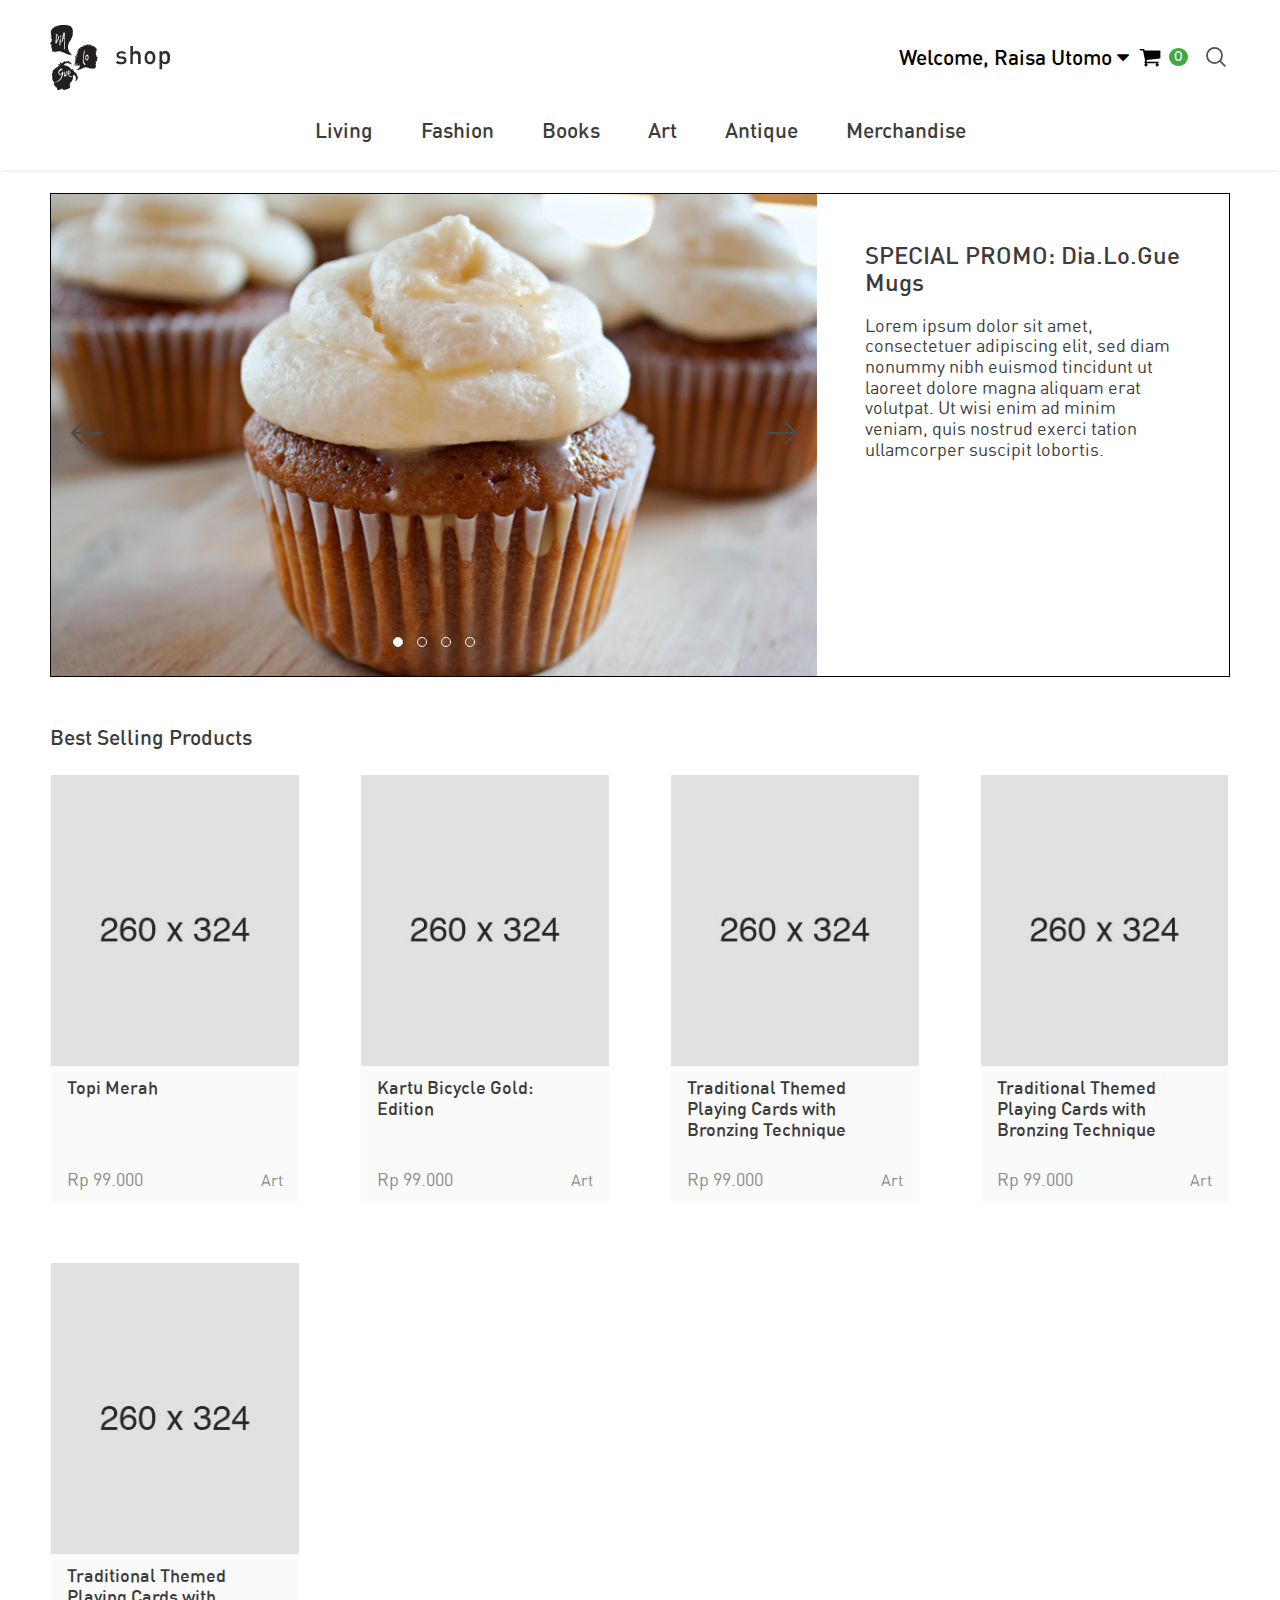
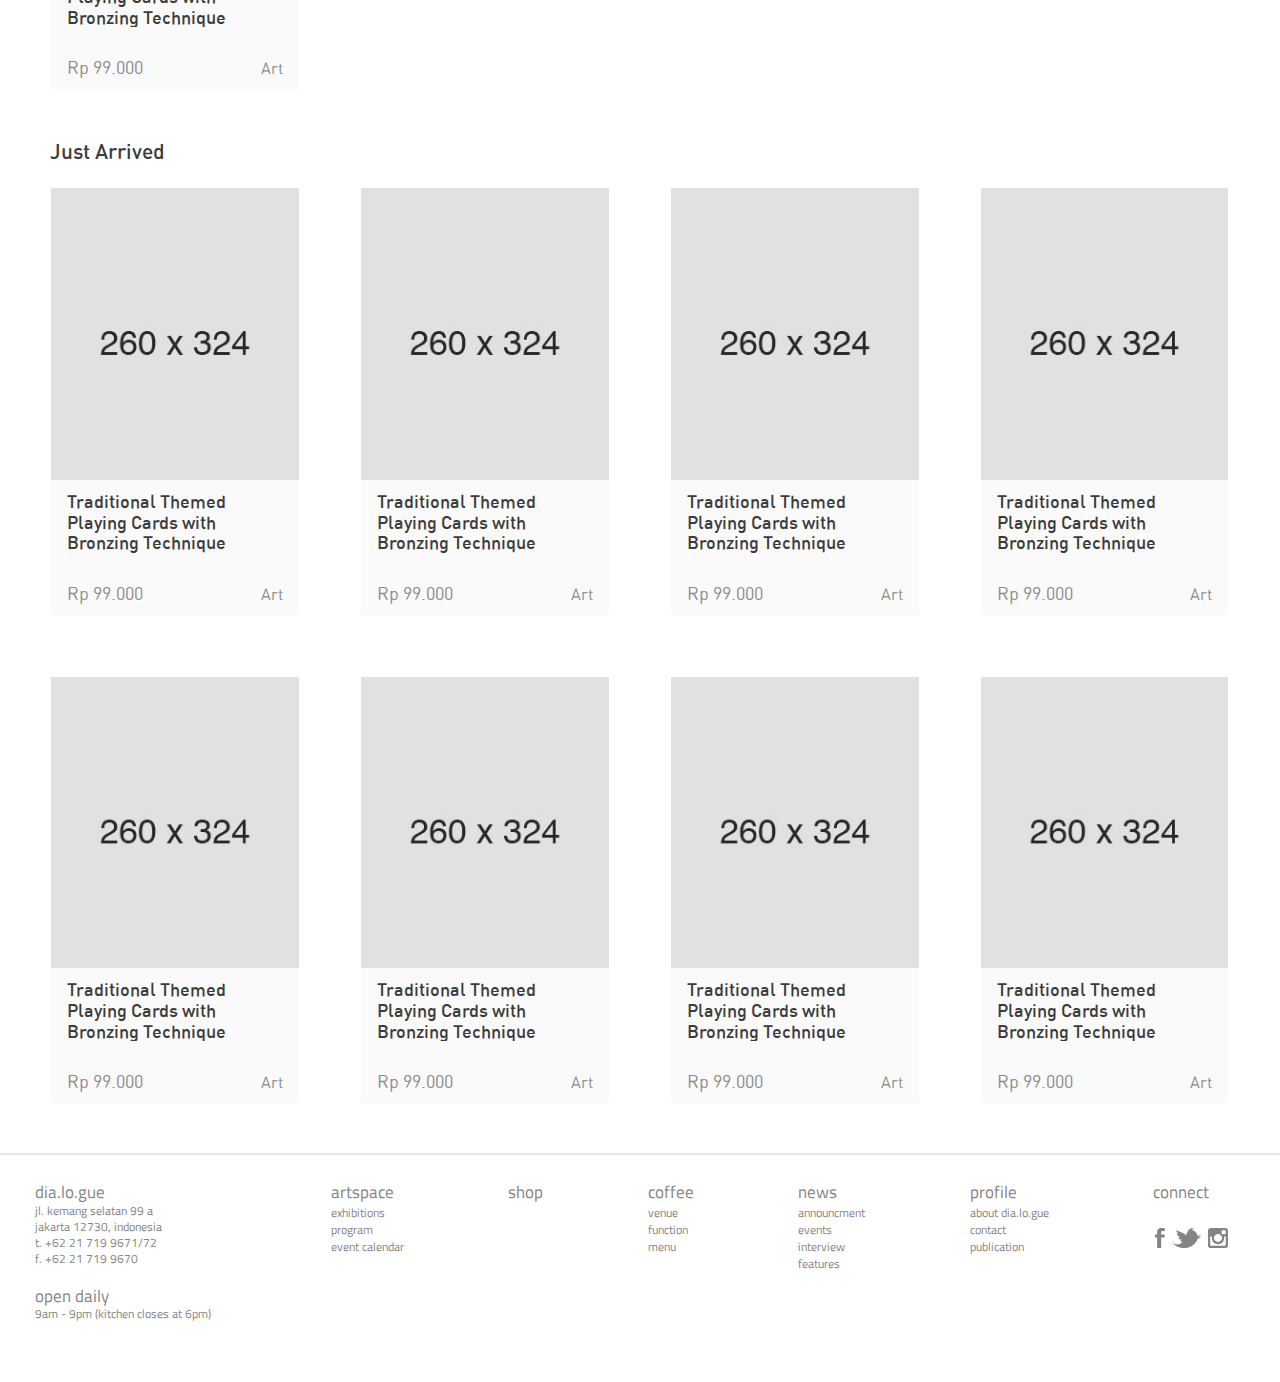
<file: html/index.html>
<!DOCTYPE html>
<html>
<head>
    <meta charset="utf-8">
    <meta http-equiv="x-ua-compatible" content="ie=edge">
    <title>Dialogue</title>
    <meta name="description" content="">
    <meta name="viewport" content="width=device-width, initial-scale=1">
    <link rel="stylesheet" href="assets/css/normal.css">
    
    <link rel="stylesheet" href="assets/js/OwlCarousel2-2.2.1/dist/assets/owl.carousel.min.css">
    <link rel="stylesheet" href="assets/js/OwlCarousel2-2.2.1/dist/assets/owl.theme.default.min.css">
    <link href="https://fonts.googleapis.com/css?family=Titillium+Web" rel="stylesheet">
    <link rel="stylesheet" href="assets/css/fontawesome/css/font-awesome.min.css">
    <link rel="stylesheet" href="assets/js/featherlight/src/featherlight.css">
    <link rel="stylesheet" href="assets/css/main.css">
</head>
<body>
     <header>
        <div class="container">
            <nav>
                <div class="nav-top nav-wrapper">
                    <div class="nav-left nav-util">
                        <a href="#" class="hamburger"> <img src="assets/img/hamburger.svg"> </a>
                        <a href="index.html"> <img id="logo" class="util-img" src="assets/img/logo.svg"> </a>
                    </div>

                    <div class="nav-right nav-util">
                        <div href="#" class="user-name rel"> 
                            Welcome, Raisa Utomo 
                            <i class="fa fa-caret-down" aria-hidden="true"></i> 
                            <div class="util-lg">
                                <a href="#"> Menu 1</a>
                                <a href="#"> Menu 2</a>
                                <a href="#"> Menu 3</a>
                                <a href="#"> Menu 4</a>
                            </div>
                        </div>
                        <a href="#" class="cart"> <img class="util-img" src="assets/img/cart.svg"> <span class="count-cart"> 0 </span></a>
                        <a href="#" class="rel search-btn"> 
                            <div class="search-bar">
                                <form action"#" id="search-form">
                                    <input type="text">
                                </form>
                            </div> 
                            <img class="util-img" src="assets/img/search.svg"> 
                        </a>
                    </div>
                </div>
                <div class="nav-bottom nav-wrapper">
                    <ul>
                        <li><a href="collapse.html">Living</a></li>
                        <li><a href="collapse.html">Fashion</a></li>
                        <li><a href="collapse.html">Books</a></li>
                        <li><a href="collapse.html">Art</a></li>
                        <li><a href="collapse.html">Antique</a></li>
                        <li><a href="collapse.html">Merchandise</a></li>
                    </ul>
                </div>
            </nav>
        </div>
    </header>

    <div class="main">
        <section>
            <div class="container">
                <div class="wrapper-outer-slider">
                    <div class="wrapper-slider">
                        <div id="carousel-home" class="owl-carousel owl-theme">
                            <div class="item"><a href="#"> <img class="img-slider" src="assets/img/slide1.jpg"> </a></div>

                            <div class="item"><a href="#"> <img class="img-slider" src="assets/img/slide5.jpg"> </a></div>

                            <div class="item"><a href="#"> <img class="img-slider" src="assets/img/slide3.jpg"> </a></div>

                            <div class="item"><a href="#"> <img class="img-slider" src="assets/img/slide4.jpg"> </a></div>
                        </div>
                        <div id="navigasi-owl"></div>
                    </div>

                    <div class="wrapper-caption-slider">
                        <a href="#" class="header-caption-slider"> SPECIAL PROMO: Dia.Lo.Gue Mugs </a>
                        <p class="caption-slider">Lorem ipsum dolor sit amet, consectetuer adipiscing elit, sed diam nonummy nibh euismod tincidunt ut laoreet dolore magna aliquam erat volutpat. 
                        Ut wisi enim ad minim veniam, quis nostrud exerci tation ullamcorper suscipit lobortis.</p>
                    </div>
                </div>
            </div>
        </section>

        <section>
            <div class="container">
                <h2 class="header-collection">
                    Best Selling Products
                </h2>
                <div class="wrapper-collection">
                    <div class="item-collections">
                        <a href="single.html" rel="TEST">
                            <div class="preview-item">
                                <div>
                                    <img src="assets/img/gray.jpg" />
                                </div>
                            </div>

                            <div class="desc-collections">
                                <div class="link-collections">
                                    <h2 href="single.html">Topi Merah</h2> 
                                    <p class="desc-product"> Lorem ipsum dolor sit amet, consectetuer adipiscing elit, sed diam nonummy nibh euismod tincidunt ut laoreet dolore... </p>
                                </div>
                                <div class="desc-prices">
                                    <span>Rp 99.000</span> <a href="single.html">Art</a>
                                </div>
                           </div>
                        </a>
                    </div>

                    <div class="item-collections">
                        <a href="single.html" rel="TEST">
                            <div class="preview-item">
                                <div>
                                    <img src="assets/img/gray.jpg" />
                                </div>
                            </div>

                            <div class="desc-collections">
                                <div class="link-collections">
                                    <h2 href="single.html">Kartu Bicycle Gold: Edition</h2> 
                                    <p class="desc-product"> Lorem ipsum dolor sit amet, consectetuer adipiscing elit, sed diam nonummy nibh euismod tincidunt ut laoreet dolore... </p>
                                </div>
                                <div class="desc-prices">
                                    <span>Rp 99.000</span> <a href="single.html">Art</a>
                                </div>
                           </div>
                        </a>
                    </div>

                    <div class="item-collections">
                        <a href="single.html" rel="TEST">
                            <div class="preview-item">
                                <div>
                                    <img src="assets/img/gray.jpg" />
                                </div>
                            </div>

                            <div class="desc-collections">
                                <div class="link-collections">
                                    <h2 href="single.html"> Traditional Themed Playing Cards with Bronzing 
                                    Technique </h2> 
                                    <p class="desc-product"> Lorem ipsum dolor sit amet, consectetuer adipiscing elit, sed diam nonummy nibh euismod tincidunt ut laoreet dolore... </p>
                                </div>
                                <div class="desc-prices">
                                    <span>Rp 99.000</span> <a href="single.html">Art</a>
                                </div>
                           </div>
                        </a>
                    </div>

                    <div class="item-collections">
                        <a href="single.html" rel="TEST">
                            <div class="preview-item">
                                <div>
                                    <img src="assets/img/gray.jpg" />
                                </div>
                            </div>

                            <div class="desc-collections">
                                <div class="link-collections">
                                    <h2 href="single.html"> Traditional Themed Playing Cards with Bronzing 
                                    Technique </h2> 
                                    <p class="desc-product"> Lorem ipsum dolor sit amet, consectetuer adipiscing elit, sed diam nonummy nibh euismod tincidunt ut laoreet dolore... </p>
                                </div>
                                <div class="desc-prices">
                                    <span>Rp 99.000</span> <a href="single.html">Art</a>
                                </div>
                           </div>
                        </a>
                    </div>

                    <div class="item-collections">
                        <a href="single.html" rel="TEST">
                            <div class="preview-item">
                                <div>
                                    <img src="assets/img/gray.jpg" />
                                </div>
                            </div>

                            <div class="desc-collections">
                                <div class="link-collections">
                                    <h2 href="single.html"> Traditional Themed Playing Cards with Bronzing 
                                    Technique </h2> 
                                    <p class="desc-product"> Lorem ipsum dolor sit amet, consectetuer adipiscing elit, sed diam nonummy nibh euismod tincidunt ut laoreet dolore... </p>
                                </div>
                                <div class="desc-prices">
                                    <span>Rp 99.000</span> <a href="single.html">Art</a>
                                </div>
                           </div>
                        </a>
                    </div>
                </div>
            </div>
        </section>

        <section>
            <div class="container">
                <h2 class="header-collection">Just Arrived</h2>
                <div class="wrapper-collection">
                    <div class="item-collections">
                        <a href="single.html" rel="TEST">
                            <div class="preview-item">
                                <div>
                                    <img src="assets/img/gray.jpg" />
                                </div>
                            </div>

                            <div class="desc-collections">
                                <div class="link-collections">
                                    <h2 href="single.html"> Traditional Themed Playing Cards with Bronzing 
                                    Technique </h2> 
                                    <p class="desc-product"> Lorem ipsum dolor sit amet, consectetuer adipiscing elit, sed diam nonummy nibh euismod tincidunt ut laoreet dolore... </p>
                                </div>
                                <div class="desc-prices">
                                    <span>Rp 99.000</span> <a href="single.html">Art</a>
                                </div>
                           </div>
                        </a>
                    </div>

                    <div class="item-collections">
                        <a href="single.html" rel="TEST">
                            <div class="preview-item">
                                <div>
                                    <img src="assets/img/gray.jpg" />
                                </div>
                            </div>

                            <div class="desc-collections">
                                <div class="link-collections">
                                    <h2 href="single.html"> Traditional Themed Playing Cards with Bronzing 
                                    Technique </h2> 
                                    <p class="desc-product"> Lorem ipsum dolor sit amet, consectetuer adipiscing elit, sed diam nonummy nibh euismod tincidunt ut laoreet dolore... </p>
                                </div>
                                <div class="desc-prices">
                                    <span>Rp 99.000</span> <a href="single.html">Art</a>
                                </div>
                           </div>
                        </a>
                    </div>

                    <div class="item-collections">
                        <a href="single.html" rel="TEST">
                            <div class="preview-item">
                                <div>
                                    <img src="assets/img/gray.jpg" />
                                </div>
                            </div>

                            <div class="desc-collections">
                                <div class="link-collections">
                                    <h2 href="single.html"> Traditional Themed Playing Cards with Bronzing 
                                    Technique </h2> 
                                    <p class="desc-product"> Lorem ipsum dolor sit amet, consectetuer adipiscing elit, sed diam nonummy nibh euismod tincidunt ut laoreet dolore... </p>
                                </div>
                                <div class="desc-prices">
                                    <span>Rp 99.000</span> <a href="single.html">Art</a>
                                </div>
                           </div>
                        </a>
                    </div>

                    <div class="item-collections">
                        <a href="single.html" rel="TEST">
                            <div class="preview-item">
                                <div>
                                    <img src="assets/img/gray.jpg" />
                                </div>
                            </div>

                            <div class="desc-collections">
                                <div class="link-collections">
                                    <h2 href="single.html"> Traditional Themed Playing Cards with Bronzing 
                                    Technique </h2> 
                                    <p class="desc-product"> Lorem ipsum dolor sit amet, consectetuer adipiscing elit, sed diam nonummy nibh euismod tincidunt ut laoreet dolore... </p>
                                </div>
                                <div class="desc-prices">
                                    <span>Rp 99.000</span> <a href="single.html">Art</a>
                                </div>
                           </div>
                        </a>
                    </div>

                    <div class="item-collections">
                        <a href="single.html" rel="TEST">
                            <div class="preview-item">
                                <div>
                                    <img src="assets/img/gray.jpg" />
                                </div>
                            </div>

                            <div class="desc-collections">
                                <div class="link-collections">
                                    <h2 href="single.html"> Traditional Themed Playing Cards with Bronzing 
                                    Technique </h2> 
                                    <p class="desc-product"> Lorem ipsum dolor sit amet, consectetuer adipiscing elit, sed diam nonummy nibh euismod tincidunt ut laoreet dolore... </p>
                                </div>
                                <div class="desc-prices">
                                    <span>Rp 99.000</span> <a href="single.html">Art</a>
                                </div>
                           </div>
                        </a>
                    </div>

                    <div class="item-collections">
                        <a href="single.html" rel="TEST">
                            <div class="preview-item">
                                <div>
                                    <img src="assets/img/gray.jpg" />
                                </div>
                            </div>

                            <div class="desc-collections">
                                <div class="link-collections">
                                    <h2 href="single.html"> Traditional Themed Playing Cards with Bronzing 
                                    Technique </h2> 
                                    <p class="desc-product"> Lorem ipsum dolor sit amet, consectetuer adipiscing elit, sed diam nonummy nibh euismod tincidunt ut laoreet dolore... </p>
                                </div>
                                <div class="desc-prices">
                                    <span>Rp 99.000</span> <a href="single.html">Art</a>
                                </div>
                           </div>
                        </a>
                    </div>

                    <div class="item-collections">
                        <a href="single.html" rel="TEST">
                            <div class="preview-item">
                                <div>
                                    <img src="assets/img/gray.jpg" />
                                </div>
                            </div>

                            <div class="desc-collections">
                                <div class="link-collections">
                                    <h2 href="single.html"> Traditional Themed Playing Cards with Bronzing 
                                    Technique </h2> 
                                    <p class="desc-product"> Lorem ipsum dolor sit amet, consectetuer adipiscing elit, sed diam nonummy nibh euismod tincidunt ut laoreet dolore... </p>
                                </div>
                                <div class="desc-prices">
                                    <span>Rp 99.000</span> <a href="single.html">Art</a>
                                </div>
                           </div>
                        </a>
                    </div>

                    <div class="item-collections">
                        <a href="single.html" rel="TEST">
                            <div class="preview-item">
                                <div>
                                    <img src="assets/img/gray.jpg" />
                                </div>
                            </div>

                            <div class="desc-collections">
                                <div class="link-collections">
                                    <h2 href="single.html"> Traditional Themed Playing Cards with Bronzing 
                                    Technique </h2> 
                                    <p class="desc-product"> Lorem ipsum dolor sit amet, consectetuer adipiscing elit, sed diam nonummy nibh euismod tincidunt ut laoreet dolore... </p>
                                </div>
                                <div class="desc-prices">
                                    <span>Rp 99.000</span> <a href="single.html">Art</a>
                                </div>
                           </div>
                        </a>
                    </div>
                </div>
            </div>
        </section>

        <div class="divider"></div>

        <footer>
            <div class="wrapper-footer">
                <div class="footer-address">
                    <h2>dia.lo.gue</h2>
                    <p>jl. kemang selatan 99 a<br>
                    jakarta 12730, indonesia<br>
                    t. +62 21 719 9671/72<br>
                    f. +62 21 719 9670</p>

                    <h2>open daily</h2>
                    <p>9am - 9pm (kitchen closes at 6pm)</p>
                </div>

                <ul class="wrapper-footer-link">
                    <li>artspace</li>
                    <li><a href="#">exhibitions</a></li>
                    <li><a href="#">program</a></li>
                    <li><a href="#">event calendar</a></li>
                </ul>

                <ul class="wrapper-footer-link">
                    <li>shop</li>
                </ul>

                <ul class="wrapper-footer-link">
                    <li>coffee</li>
                    <li><a href="#">venue</a></li>
                    <li><a href="#">function</a></li>
                    <li><a href="#">menu</a></li>
                </ul>

                <ul class="wrapper-footer-link">
                    <li>news</li>
                    <li><a href="#">announcment</a></li>
                    <li><a href="#">events</a></li>
                    <li><a href="#">interview</a></li>
                    <li><a href="#">features</a></li>
                </ul>

                <ul class="wrapper-footer-link">
                    <li>profile</li>
                    <li><a href="#">about dia.lo.gue</a></li>
                    <li><a href="#">contact</a></li>
                    <li><a href="#">publication</a></li>
                </ul>

                <ul class="wrapper-footer-link socmed-wrapper">
                    <li>connect</li>
                    <li class="socmed-icon"><a href="#"><img src="assets/img/fb.svg"></a> <a href="#"><img src="assets/img/tw.svg"></a> <a href="#"><img src="assets/img/ig.svg"></a></li>
                </ul>
            </div>

            <div class="nav-mobile">
                <button class="close-nav">x</button>
                <div class="top">
                    <h2>Hello Raisa</h2>
                    <div class="divider"></div>
                    <ul>
                        <li><a href="#">Menu 1</a></li>
                        <li><a href="#">Menu 2</a></li>
                        <li class="dropdown"> Menu Dropdown <i class="fa fa-caret-down" aria-hidden="true"></i>
                            <ul>
                                <li><a href="#">Dropdown 1</a></li>
                                <li><a href="#">Dropdown 2</a></li>
                            </ul>
                        </li>
                        <li><a href="#">Menu 3</a></li>
                        <li><a href="#">Menu 4</a></li>
                    </ul>
                </div>
            </div>

            
        </footer>
    </div>
    <script type="text/javascript" src="assets/bower_components/jquery/dist/jquery.min.js"></script>
    <script type="text/javascript" src="assets/js/greensock-js/TweenMax.min.js"></script>
    <script type="text/javascript" src="assets/js/velocity.js"></script>
    <script type="text/javascript" src="assets/js/OwlCarousel2-2.2.1/dist/owl.carousel.min.js"></script>
    <script type="text/javascript" src="assets/js/main.js"></script>
</body>
</html>
</file>
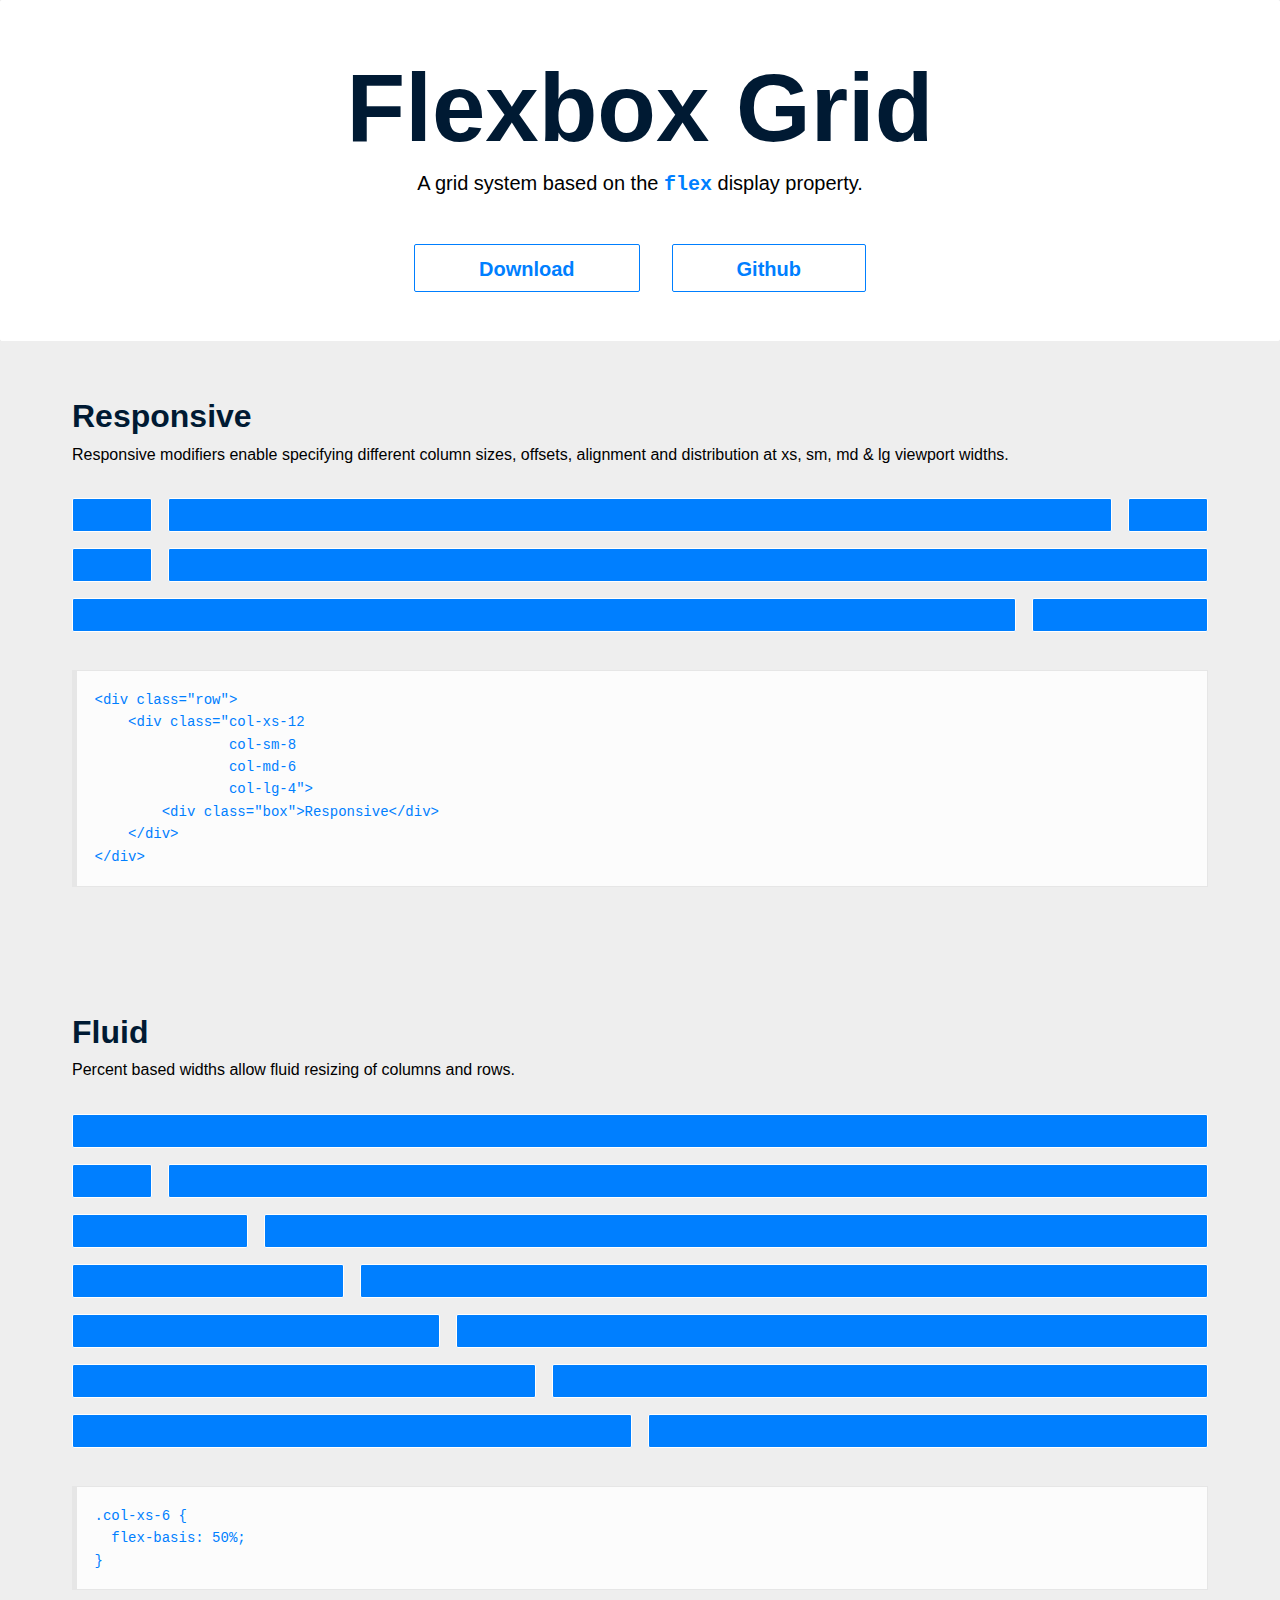
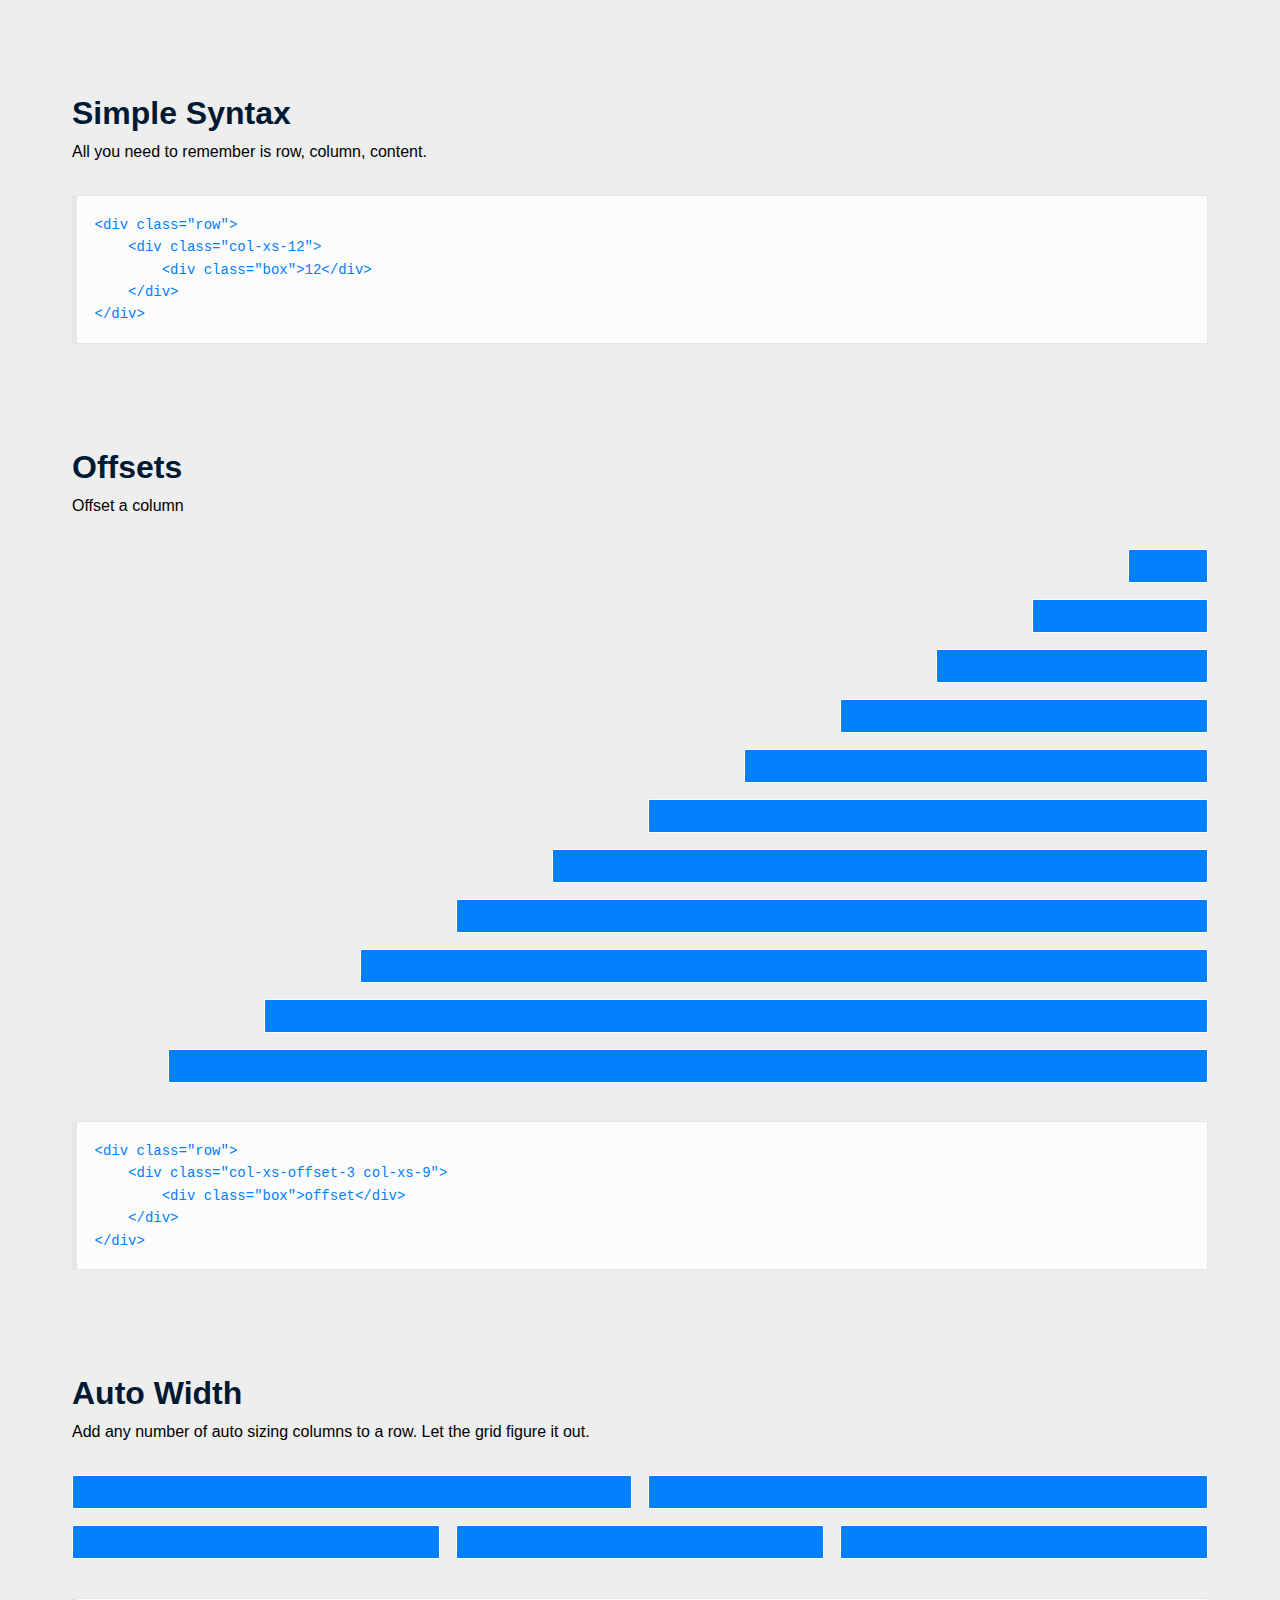
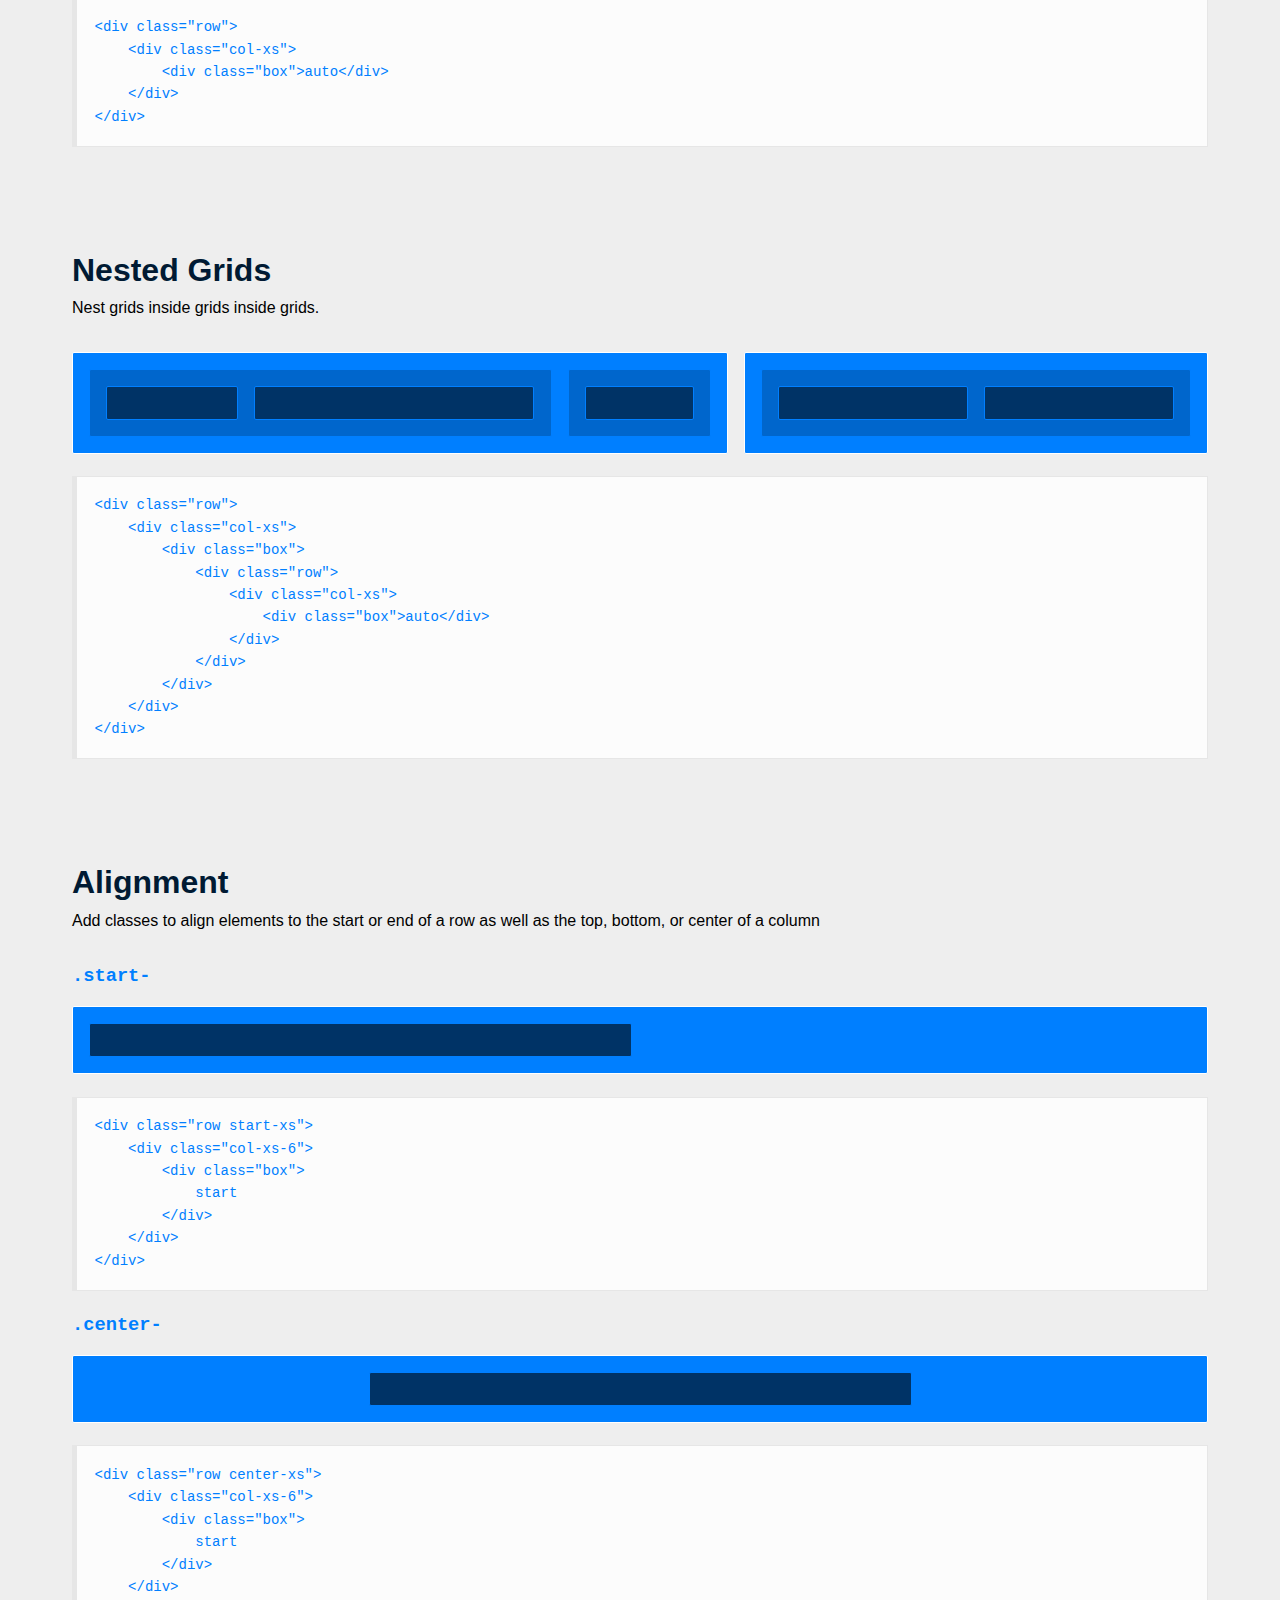
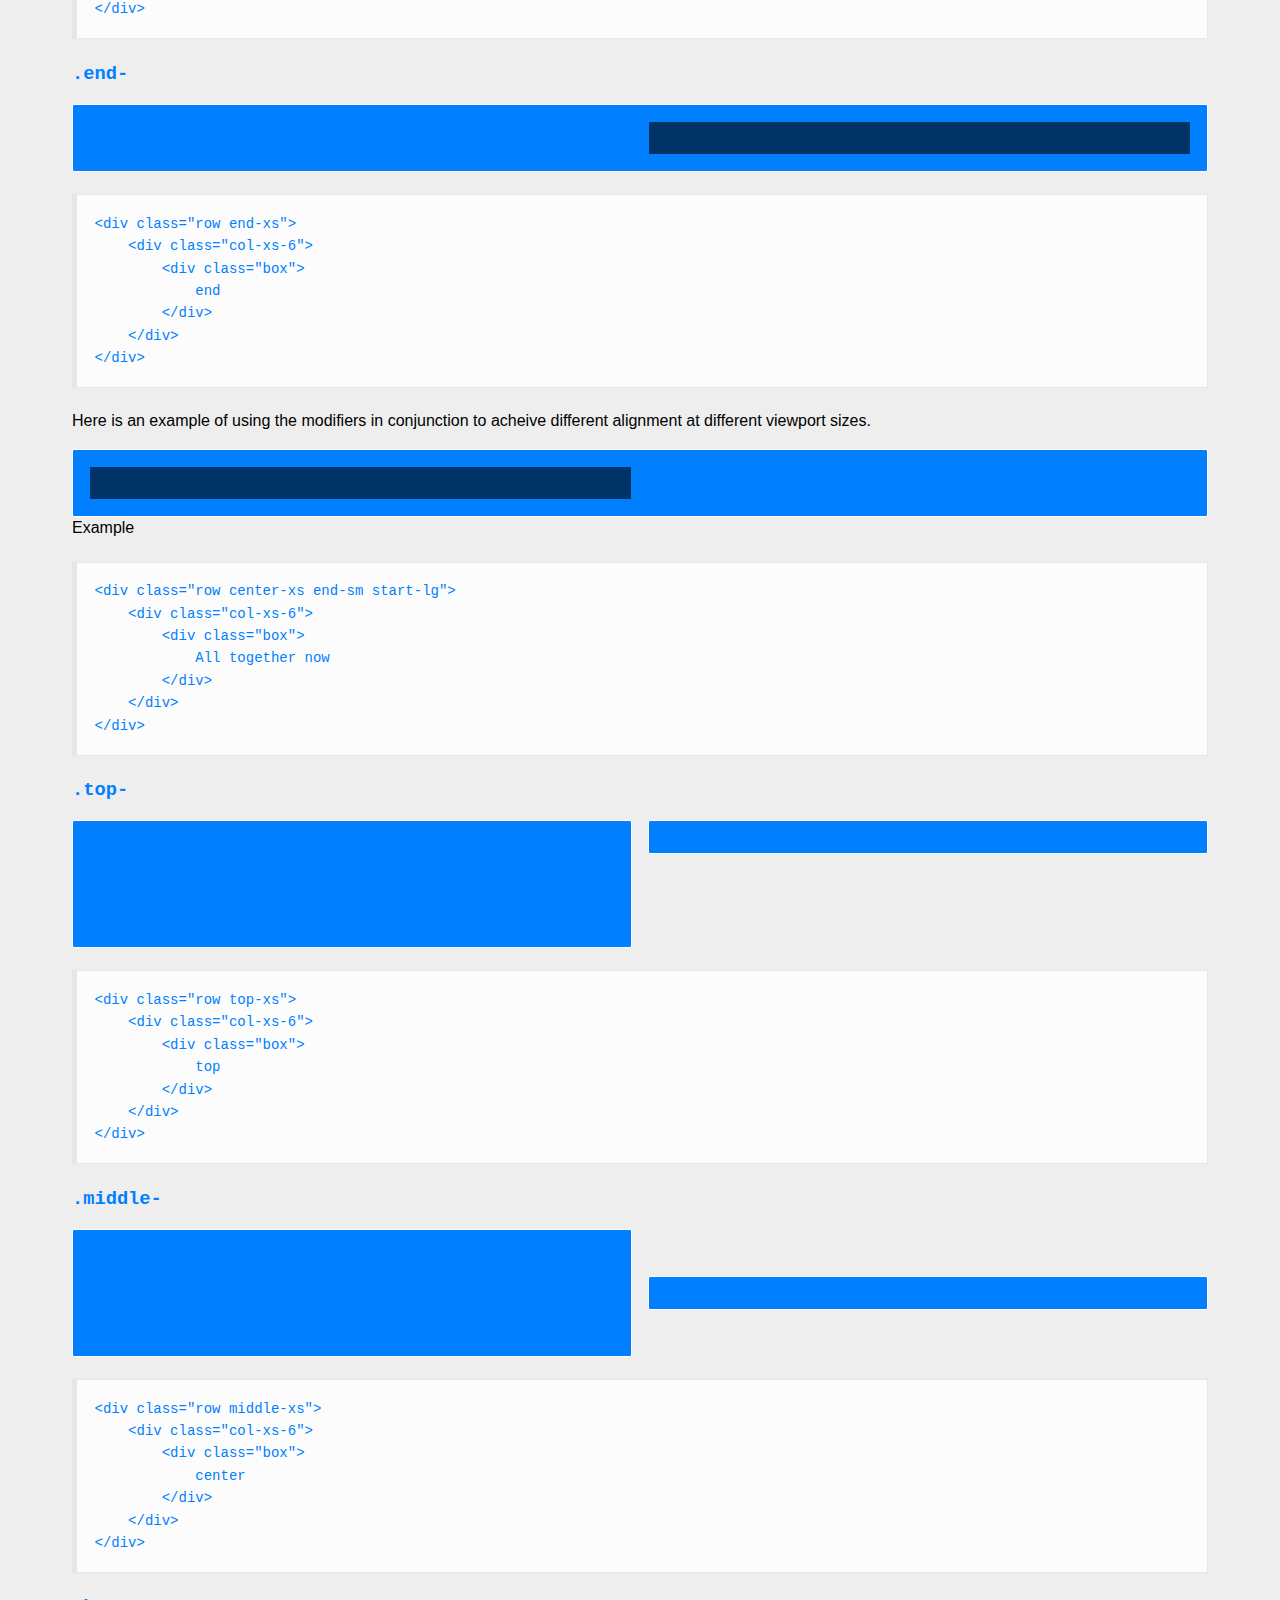
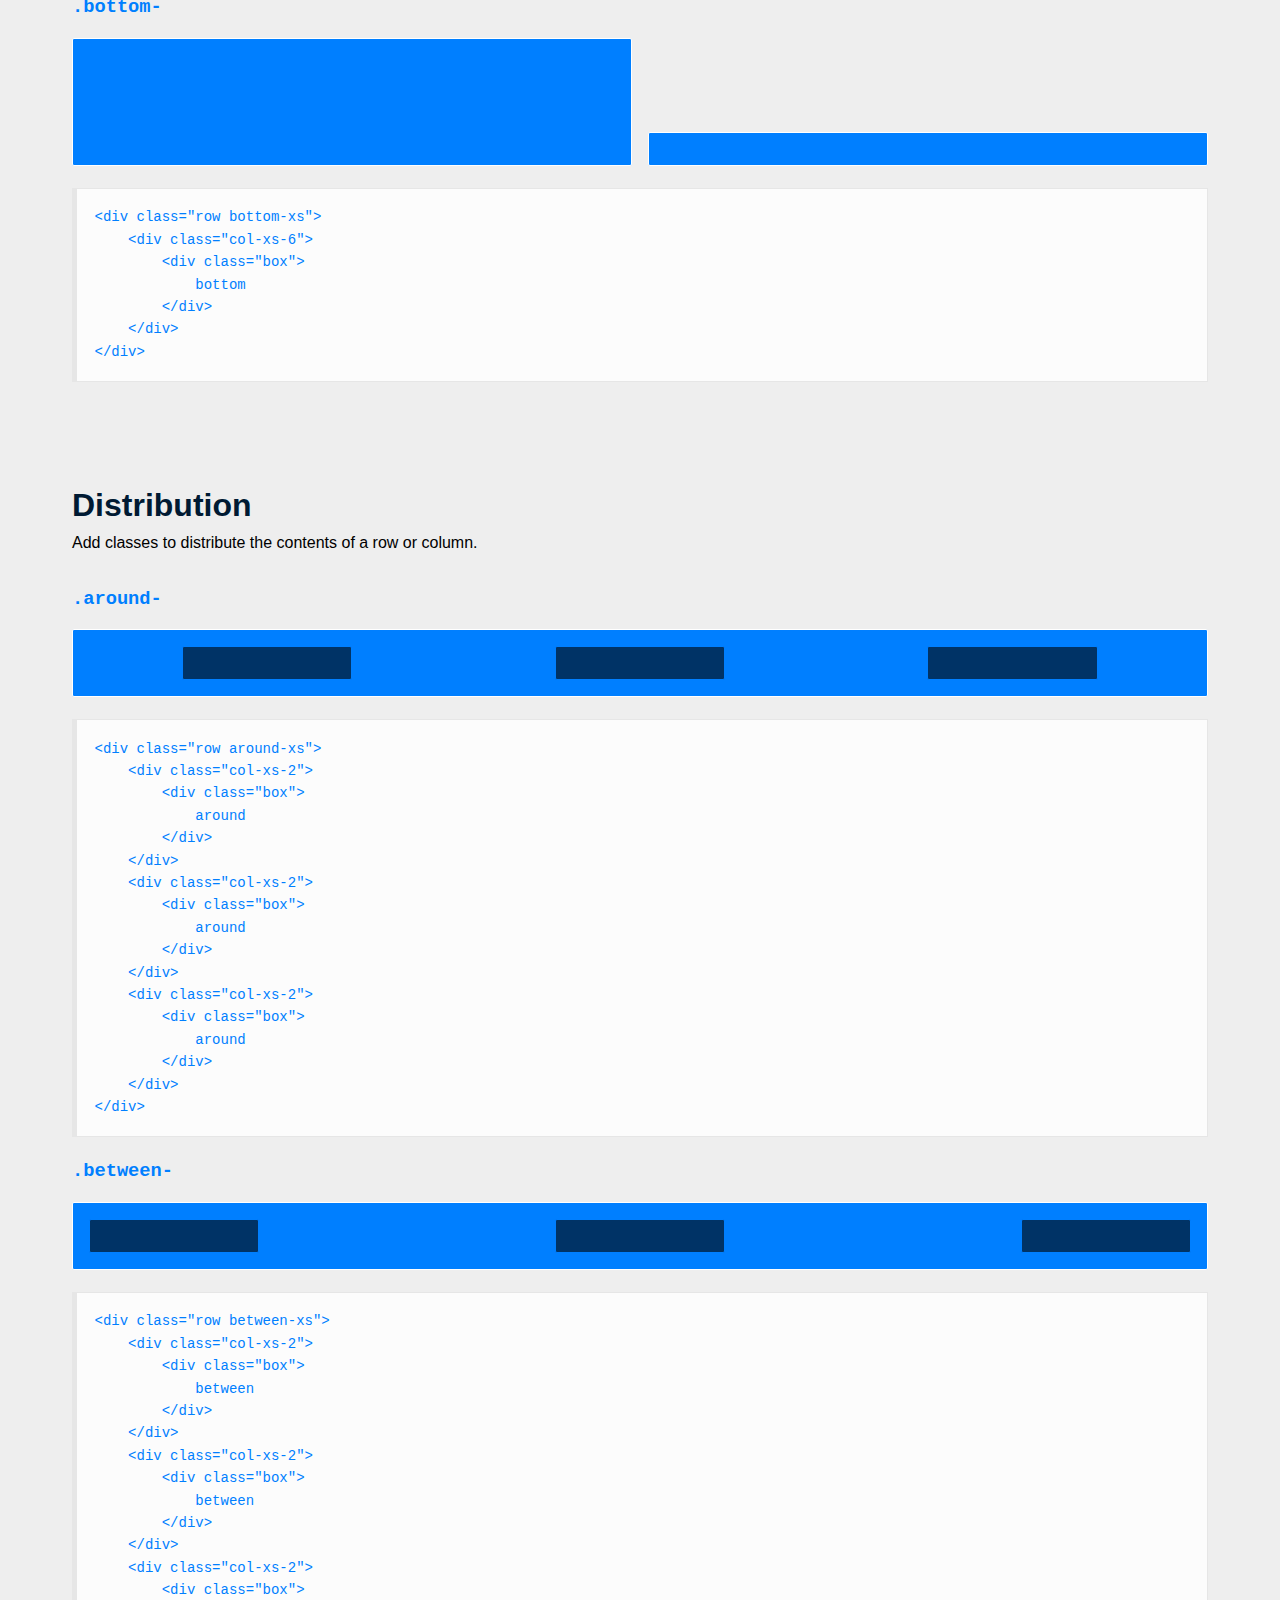
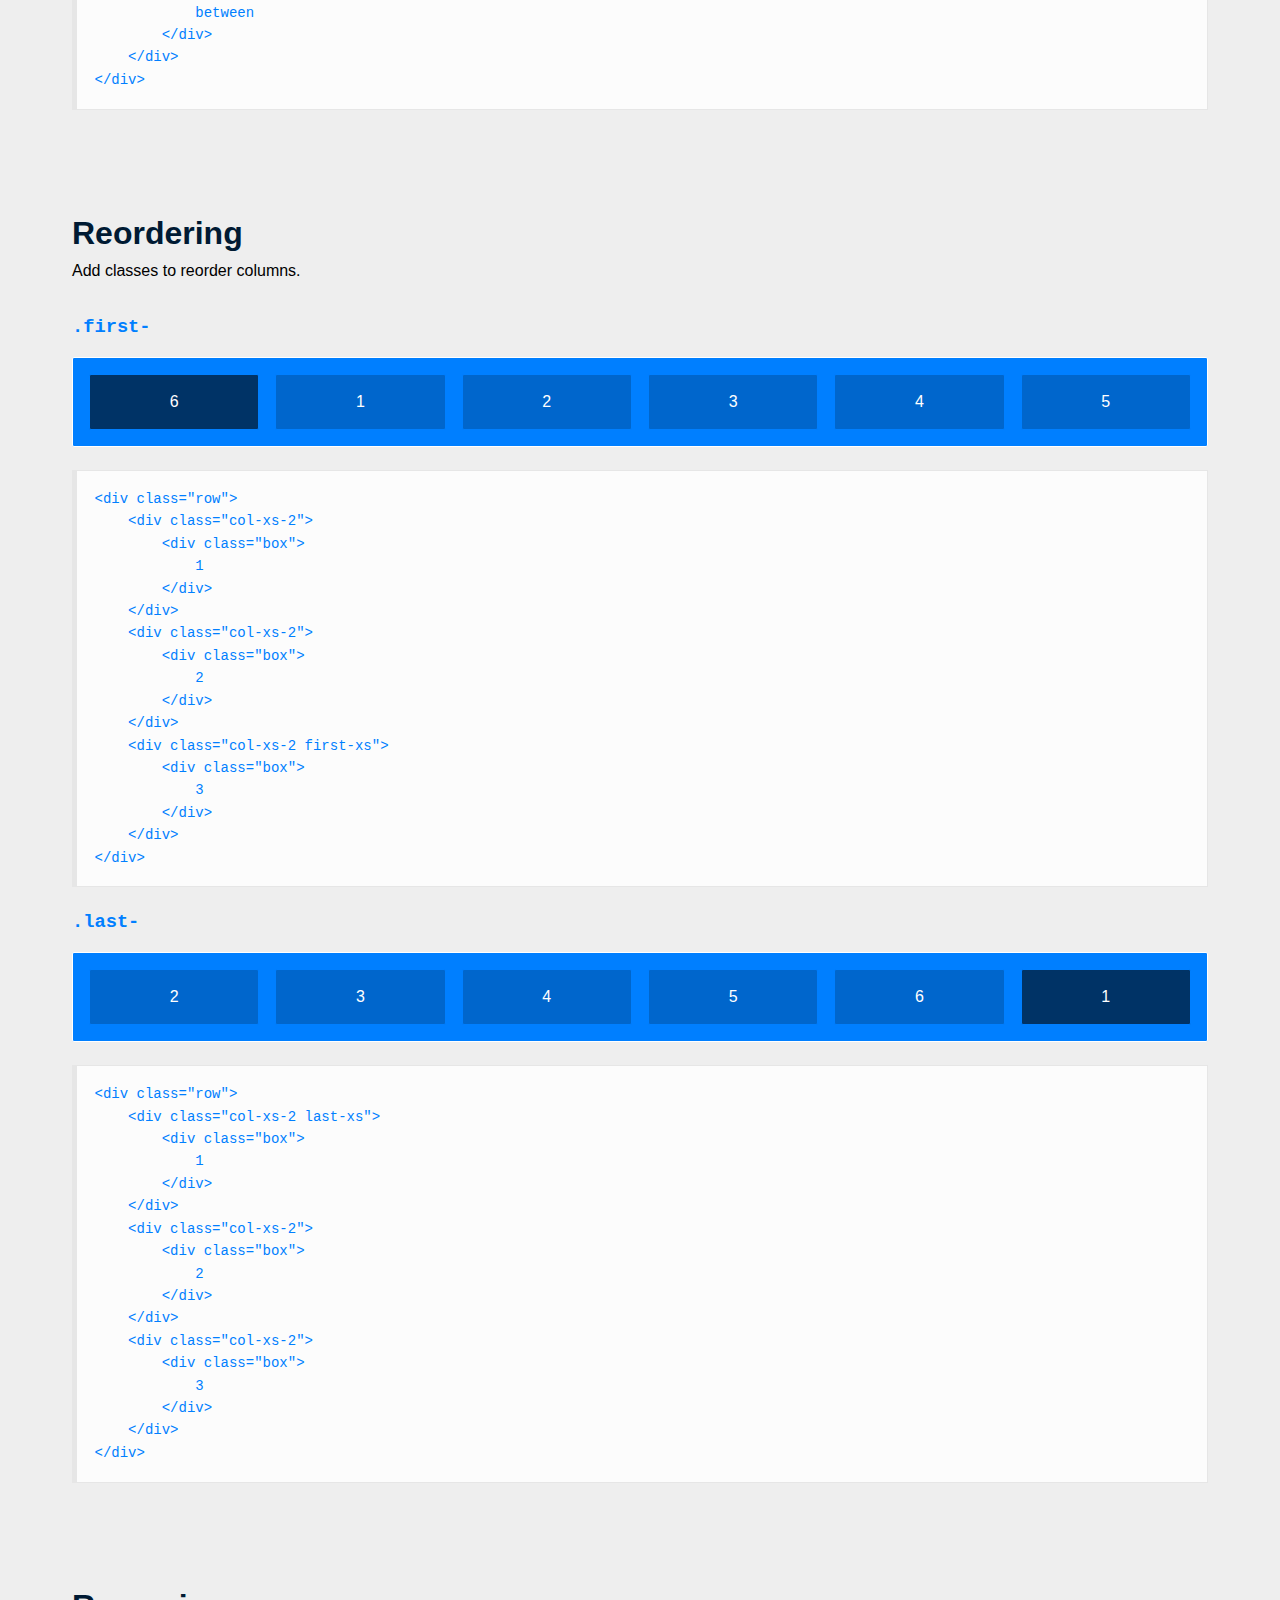
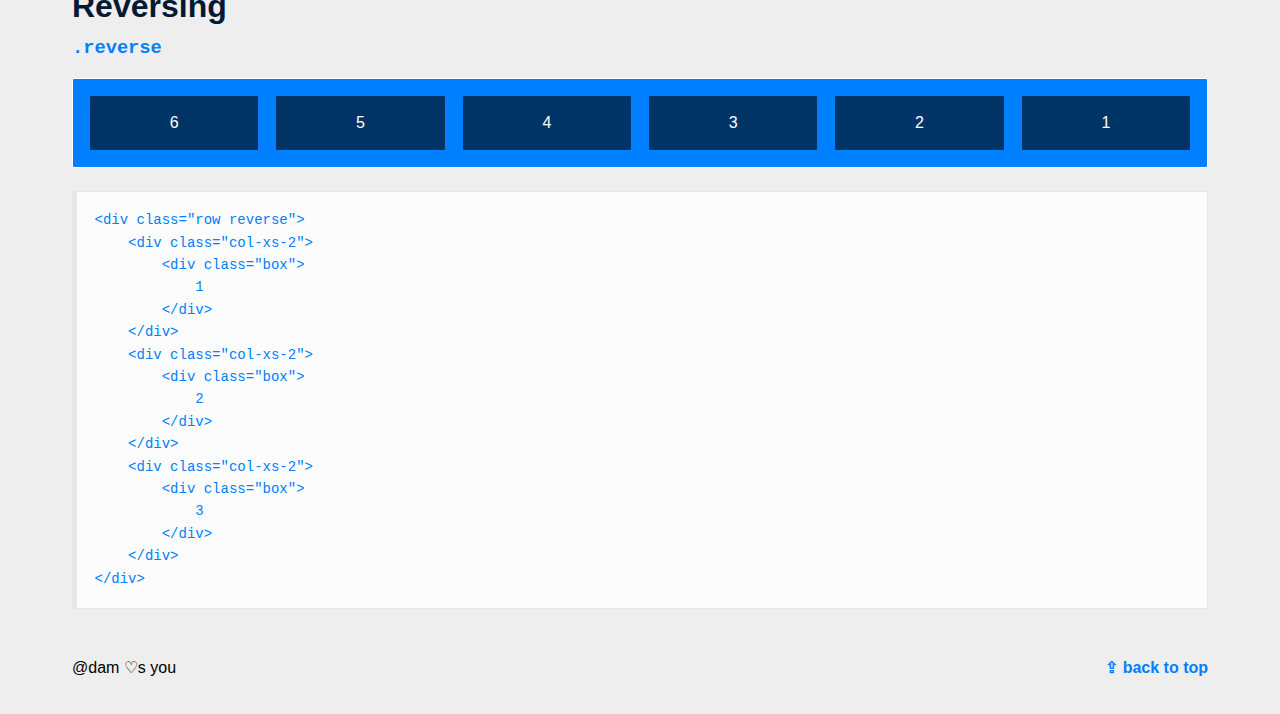
<file: html/assets/css/flexboxgrid-6.3.1/index.html>
<!DOCTYPE HTML><html><head><meta charset="utf-8"><meta http-equiv="X-UA-Compatible" content="IE=edge"><title>Flexbox Grid</title><meta name="viewport" content="width=device-width, initial-scale=1"><style>/*! normalize.css v2.1.3 | MIT License | git.io/normalize */article,aside,details,figcaption,figure,footer,header,hgroup,main,nav,section,summary{display:block}audio,canvas,video{display:inline-block}audio:not([controls]){display:none;height:0}[hidden],template{display:none}html{font-family:sans-serif;-ms-text-size-adjust:100%;-webkit-text-size-adjust:100%}a{background:0 0}a:focus{outline:thin dotted}a:active,a:hover{outline:0}h1{font-size:2em;margin:.67em 0}abbr[title]{border-bottom:1px dotted}b,strong{font-weight:700}dfn{font-style:italic}hr{-moz-box-sizing:content-box;box-sizing:content-box;height:0}mark{background:#ff0;color:#000}code,kbd,pre,samp{font-family:monospace,serif;font-size:1em}q{quotes:"\201C" "\201D" "\2018" "\2019"}small{font-size:80%}sub,sup{font-size:75%;line-height:0;position:relative;vertical-align:baseline}sup{top:-.5em}sub{bottom:-.25em}img{border:0}svg:not(:root){overflow:hidden}figure{margin:0}fieldset{border:1px solid silver;margin:0 2px;padding:.35em .625em .75em}legend{border:0;padding:0}button,input,select,textarea{font-family:inherit;font-size:100%;margin:0}button,input{line-height:normal}button,select{text-transform:none}button,html input[type=button],input[type=reset],input[type=submit]{-webkit-appearance:button;cursor:pointer}button[disabled],html input[disabled]{cursor:default}input[type=checkbox],input[type=radio]{box-sizing:border-box;padding:0}input[type=search]{-webkit-appearance:textfield;-moz-box-sizing:content-box;-webkit-box-sizing:content-box;box-sizing:content-box}input[type=search]::-webkit-search-cancel-button,input[type=search]::-webkit-search-decoration{-webkit-appearance:none}button::-moz-focus-inner,input::-moz-focus-inner{border:0;padding:0}textarea{overflow:auto;vertical-align:top}table{border-collapse:collapse;border-spacing:0}body{box-sizing:border-box;padding:0;margin:0;font-size:18px;font-family:HelveticaNeue-Light,"Helvetica Neue Light","Helvetica Neue",Helvetica,Arial,"Lucida Grande",sans-serif;font-weight:400;background:#EEE;line-height:1.4rem}h1,h2,h3,h4,h5,h6{font-family:Gibson,HelveticaNeue-Light,"Helvetica Neue Light","Helvetica Neue",Helvetica,Arial,"Lucida Grande",sans-serif;color:#001A33}h2{font-size:2rem;margin:1rem 0}:focus{outline-color:transparent;outline-style:none}h2+p{margin:0 0 2rem}a{text-decoration:none;color:#007FFF;padding:0 0 .2rem;font-weight:700}a:hover{color:#007FFF}pre{overflow-x:auto;padding:1.25em;border:1px solid #e6e6e6;border-left-width:5px;margin:1.6em 0;font-size:.875em;background:#fcfcfc;white-space:pre;word-wrap:normal}code{color:#007FFF}.layout{display:flex;min-height:100vh;flex-direction:column}.page-nav{box-sizing:border-box;position:fixed;padding:.5rem;width:100%;background:0 0}.page{z-index:0;background:#EEE}.wrap{box-sizing:border-box;max-width:1200px;margin:0 auto}.page-section{padding-top:3rem;margin-bottom:3rem}.page-features{width:100%;background:#001a33;overflow:scroll}.menu-button{position:fixed;top:.75rem;right:.75rem;z-index:1;box-sizing:border-box;padding:.45rem;height:3rem;width:3rem;background:#FFF;border:1px solid transparent;user-select:none}.menu-button:hover{border:1px solid #007FFF;border-radius:2px}.menu-button:active{background:#EEE;border:1px solid transparent}.open{transform:translate3d(-15rem,0,0)}.menu-button-icon{width:2rem;height:2rem}.hero{box-sizing:border-box;padding:2rem;background:#FFF;border:1px solid #FFF;border-radius:2px}.hero-headline{font-size:3rem;white-space:nowrap;margin-bottom:0}.hero-copy{font-size:1rem;margin-bottom:0;padding:0 2rem;text-align:center}.slide-menu{display:block;position:fixed;overflow:auto;top:0;right:0;bottom:0;height:100%;width:250px}.menu{box-sizing:border-box;padding-bottom:5rem;background:#001a33}.menu-header{box-sizing:border-box;padding:3rem 3rem 0;color:#eee}.menu-list{margin:0;padding:0;list-style:none}.menu-list-item{height:3rem;line-height:3rem;font-size:1rem;color:#007FFF;background:0 0;transition:all .2s ease-in}.menu-link{box-sizing:border-box;padding-left:3rem;display:block;color:#007FFF;transition:color .2s ease-in}.menu-link:hover{color:#3298ff;border-bottom:0}.link-top{align-self:flex-end}.button{position:relative;display:inline-block;box-sizing:border-box;min-width:11rem;padding:0 4rem;margin:1rem;height:3rem;line-height:3rem;border:1px solid #007FFF;border-radius:2px;color:#007FFF;font-size:1.25rem;transition:background-color,.15s}.button:hover{background:#39F;border-color:#39F;color:#FFF;text-shadow:0 1px #007FFF}.button:active{background:#007FFF;color:#FFF;border-top:2px solid #06C}.box,.box-first,.box-large,.box-nested,.box-row{position:relative;box-sizing:border-box;min-height:1rem;margin-bottom:0;background:#007FFF;border:1px solid #FFF;border-radius:2px;overflow:hidden;text-align:center;color:#fff}.box-row{margin-bottom:1rem}.box-first{background:#06C;border-color:#007FFF}.box-nested{background:#036;border-color:#007FFF}.box-large{height:8rem}.box-container{box-sizing:border-box;padding:.5rem}.page-footer{box-sizing:border-box;padding-bottom:3rem}.tag{color:#000;font-weight:400}.end{text-align:end}.invisible-xs{display:none;visibility:hidden}.visible-xs{display:block;visibility:visible}@media only screen and (min-width:48rem){body{font-size:16px}.slide-menu{width:25%}.open{transform:translate3d(0,0,0)}.hero-headline{font-size:6rem;margin-bottom:2rem}.hero-copy{font-size:1.25rem;margin-bottom:2rem}.box,.box-first,.box-large,.box-nested,.box-row{padding:1rem}.invisible-md{display:none;visibility:hidden}.visible-md{display:block;visibility:visible}}.container,.container-fluid{margin-right:auto;margin-left:auto}.container-fluid{padding-right:2rem;padding-left:2rem}.row{box-sizing:border-box;display:-webkit-box;display:-ms-flexbox;display:flex;-webkit-box-flex:0;-ms-flex:0 1 auto;flex:0 1 auto;-webkit-box-orient:horizontal;-webkit-box-direction:normal;-ms-flex-direction:row;flex-direction:row;-ms-flex-wrap:wrap;flex-wrap:wrap;margin-right:-.5rem;margin-left:-.5rem}.row.reverse{-webkit-box-orient:horizontal;-webkit-box-direction:reverse;-ms-flex-direction:row-reverse;flex-direction:row-reverse}.col.reverse{-webkit-box-orient:vertical;-webkit-box-direction:reverse;-ms-flex-direction:column-reverse;flex-direction:column-reverse}.col-xs,.col-xs-1,.col-xs-10,.col-xs-11,.col-xs-12,.col-xs-2,.col-xs-3,.col-xs-4,.col-xs-5,.col-xs-6,.col-xs-7,.col-xs-8,.col-xs-9,.col-xs-offset-0,.col-xs-offset-1,.col-xs-offset-10,.col-xs-offset-11,.col-xs-offset-12,.col-xs-offset-2,.col-xs-offset-3,.col-xs-offset-4,.col-xs-offset-5,.col-xs-offset-6,.col-xs-offset-7,.col-xs-offset-8,.col-xs-offset-9{box-sizing:border-box;-webkit-box-flex:0;-ms-flex:0 0 auto;flex:0 0 auto;padding-right:.5rem;padding-left:.5rem}.col-xs{-webkit-box-flex:1;-ms-flex-positive:1;flex-grow:1;-ms-flex-preferred-size:0;flex-basis:0;max-width:100%}.col-xs-1{-ms-flex-preferred-size:8.33333333%;flex-basis:8.33333333%;max-width:8.33333333%}.col-xs-2{-ms-flex-preferred-size:16.66666667%;flex-basis:16.66666667%;max-width:16.66666667%}.col-xs-3{-ms-flex-preferred-size:25%;flex-basis:25%;max-width:25%}.col-xs-4{-ms-flex-preferred-size:33.33333333%;flex-basis:33.33333333%;max-width:33.33333333%}.col-xs-5{-ms-flex-preferred-size:41.66666667%;flex-basis:41.66666667%;max-width:41.66666667%}.col-xs-6{-ms-flex-preferred-size:50%;flex-basis:50%;max-width:50%}.col-xs-7{-ms-flex-preferred-size:58.33333333%;flex-basis:58.33333333%;max-width:58.33333333%}.col-xs-8{-ms-flex-preferred-size:66.66666667%;flex-basis:66.66666667%;max-width:66.66666667%}.col-xs-9{-ms-flex-preferred-size:75%;flex-basis:75%;max-width:75%}.col-xs-10{-ms-flex-preferred-size:83.33333333%;flex-basis:83.33333333%;max-width:83.33333333%}.col-xs-11{-ms-flex-preferred-size:91.66666667%;flex-basis:91.66666667%;max-width:91.66666667%}.col-xs-12{-ms-flex-preferred-size:100%;flex-basis:100%;max-width:100%}.col-xs-offset-0{margin-left:0}.col-xs-offset-1{margin-left:8.33333333%}.col-xs-offset-2{margin-left:16.66666667%}.col-xs-offset-3{margin-left:25%}.col-xs-offset-4{margin-left:33.33333333%}.col-xs-offset-5{margin-left:41.66666667%}.col-xs-offset-6{margin-left:50%}.col-xs-offset-7{margin-left:58.33333333%}.col-xs-offset-8{margin-left:66.66666667%}.col-xs-offset-9{margin-left:75%}.col-xs-offset-10{margin-left:83.33333333%}.col-xs-offset-11{margin-left:91.66666667%}.start-xs{-webkit-box-pack:start;-ms-flex-pack:start;justify-content:flex-start;text-align:start}.center-xs{-webkit-box-pack:center;-ms-flex-pack:center;justify-content:center;text-align:center}.end-xs{-webkit-box-pack:end;-ms-flex-pack:end;justify-content:flex-end;text-align:end}.top-xs{-webkit-box-align:start;-ms-flex-align:start;align-items:flex-start}.middle-xs{-webkit-box-align:center;-ms-flex-align:center;align-items:center}.bottom-xs{-webkit-box-align:end;-ms-flex-align:end;align-items:flex-end}.around-xs{-ms-flex-pack:distribute;justify-content:space-around}.between-xs{-webkit-box-pack:justify;-ms-flex-pack:justify;justify-content:space-between}.first-xs{-webkit-box-ordinal-group:0;-ms-flex-order:-1;order:-1}.last-xs{-webkit-box-ordinal-group:2;-ms-flex-order:1;order:1}@media only screen and (min-width:48em){.container{width:49rem}.col-sm,.col-sm-1,.col-sm-10,.col-sm-11,.col-sm-12,.col-sm-2,.col-sm-3,.col-sm-4,.col-sm-5,.col-sm-6,.col-sm-7,.col-sm-8,.col-sm-9,.col-sm-offset-0,.col-sm-offset-1,.col-sm-offset-10,.col-sm-offset-11,.col-sm-offset-12,.col-sm-offset-2,.col-sm-offset-3,.col-sm-offset-4,.col-sm-offset-5,.col-sm-offset-6,.col-sm-offset-7,.col-sm-offset-8,.col-sm-offset-9{box-sizing:border-box;-webkit-box-flex:0;-ms-flex:0 0 auto;flex:0 0 auto;padding-right:.5rem;padding-left:.5rem}.col-sm{-webkit-box-flex:1;-ms-flex-positive:1;flex-grow:1;-ms-flex-preferred-size:0;flex-basis:0;max-width:100%}.col-sm-1{-ms-flex-preferred-size:8.33333333%;flex-basis:8.33333333%;max-width:8.33333333%}.col-sm-2{-ms-flex-preferred-size:16.66666667%;flex-basis:16.66666667%;max-width:16.66666667%}.col-sm-3{-ms-flex-preferred-size:25%;flex-basis:25%;max-width:25%}.col-sm-4{-ms-flex-preferred-size:33.33333333%;flex-basis:33.33333333%;max-width:33.33333333%}.col-sm-5{-ms-flex-preferred-size:41.66666667%;flex-basis:41.66666667%;max-width:41.66666667%}.col-sm-6{-ms-flex-preferred-size:50%;flex-basis:50%;max-width:50%}.col-sm-7{-ms-flex-preferred-size:58.33333333%;flex-basis:58.33333333%;max-width:58.33333333%}.col-sm-8{-ms-flex-preferred-size:66.66666667%;flex-basis:66.66666667%;max-width:66.66666667%}.col-sm-9{-ms-flex-preferred-size:75%;flex-basis:75%;max-width:75%}.col-sm-10{-ms-flex-preferred-size:83.33333333%;flex-basis:83.33333333%;max-width:83.33333333%}.col-sm-11{-ms-flex-preferred-size:91.66666667%;flex-basis:91.66666667%;max-width:91.66666667%}.col-sm-12{-ms-flex-preferred-size:100%;flex-basis:100%;max-width:100%}.col-sm-offset-0{margin-left:0}.col-sm-offset-1{margin-left:8.33333333%}.col-sm-offset-2{margin-left:16.66666667%}.col-sm-offset-3{margin-left:25%}.col-sm-offset-4{margin-left:33.33333333%}.col-sm-offset-5{margin-left:41.66666667%}.col-sm-offset-6{margin-left:50%}.col-sm-offset-7{margin-left:58.33333333%}.col-sm-offset-8{margin-left:66.66666667%}.col-sm-offset-9{margin-left:75%}.col-sm-offset-10{margin-left:83.33333333%}.col-sm-offset-11{margin-left:91.66666667%}.start-sm{-webkit-box-pack:start;-ms-flex-pack:start;justify-content:flex-start;text-align:start}.center-sm{-webkit-box-pack:center;-ms-flex-pack:center;justify-content:center;text-align:center}.end-sm{-webkit-box-pack:end;-ms-flex-pack:end;justify-content:flex-end;text-align:end}.top-sm{-webkit-box-align:start;-ms-flex-align:start;align-items:flex-start}.middle-sm{-webkit-box-align:center;-ms-flex-align:center;align-items:center}.bottom-sm{-webkit-box-align:end;-ms-flex-align:end;align-items:flex-end}.around-sm{-ms-flex-pack:distribute;justify-content:space-around}.between-sm{-webkit-box-pack:justify;-ms-flex-pack:justify;justify-content:space-between}.first-sm{-webkit-box-ordinal-group:0;-ms-flex-order:-1;order:-1}.last-sm{-webkit-box-ordinal-group:2;-ms-flex-order:1;order:1}}@media only screen and (min-width:64em){.container{width:65rem}.col-md,.col-md-1,.col-md-10,.col-md-11,.col-md-12,.col-md-2,.col-md-3,.col-md-4,.col-md-5,.col-md-6,.col-md-7,.col-md-8,.col-md-9,.col-md-offset-0,.col-md-offset-1,.col-md-offset-10,.col-md-offset-11,.col-md-offset-12,.col-md-offset-2,.col-md-offset-3,.col-md-offset-4,.col-md-offset-5,.col-md-offset-6,.col-md-offset-7,.col-md-offset-8,.col-md-offset-9{box-sizing:border-box;-webkit-box-flex:0;-ms-flex:0 0 auto;flex:0 0 auto;padding-right:.5rem;padding-left:.5rem}.col-md{-webkit-box-flex:1;-ms-flex-positive:1;flex-grow:1;-ms-flex-preferred-size:0;flex-basis:0;max-width:100%}.col-md-1{-ms-flex-preferred-size:8.33333333%;flex-basis:8.33333333%;max-width:8.33333333%}.col-md-2{-ms-flex-preferred-size:16.66666667%;flex-basis:16.66666667%;max-width:16.66666667%}.col-md-3{-ms-flex-preferred-size:25%;flex-basis:25%;max-width:25%}.col-md-4{-ms-flex-preferred-size:33.33333333%;flex-basis:33.33333333%;max-width:33.33333333%}.col-md-5{-ms-flex-preferred-size:41.66666667%;flex-basis:41.66666667%;max-width:41.66666667%}.col-md-6{-ms-flex-preferred-size:50%;flex-basis:50%;max-width:50%}.col-md-7{-ms-flex-preferred-size:58.33333333%;flex-basis:58.33333333%;max-width:58.33333333%}.col-md-8{-ms-flex-preferred-size:66.66666667%;flex-basis:66.66666667%;max-width:66.66666667%}.col-md-9{-ms-flex-preferred-size:75%;flex-basis:75%;max-width:75%}.col-md-10{-ms-flex-preferred-size:83.33333333%;flex-basis:83.33333333%;max-width:83.33333333%}.col-md-11{-ms-flex-preferred-size:91.66666667%;flex-basis:91.66666667%;max-width:91.66666667%}.col-md-12{-ms-flex-preferred-size:100%;flex-basis:100%;max-width:100%}.col-md-offset-0{margin-left:0}.col-md-offset-1{margin-left:8.33333333%}.col-md-offset-2{margin-left:16.66666667%}.col-md-offset-3{margin-left:25%}.col-md-offset-4{margin-left:33.33333333%}.col-md-offset-5{margin-left:41.66666667%}.col-md-offset-6{margin-left:50%}.col-md-offset-7{margin-left:58.33333333%}.col-md-offset-8{margin-left:66.66666667%}.col-md-offset-9{margin-left:75%}.col-md-offset-10{margin-left:83.33333333%}.col-md-offset-11{margin-left:91.66666667%}.start-md{-webkit-box-pack:start;-ms-flex-pack:start;justify-content:flex-start;text-align:start}.center-md{-webkit-box-pack:center;-ms-flex-pack:center;justify-content:center;text-align:center}.end-md{-webkit-box-pack:end;-ms-flex-pack:end;justify-content:flex-end;text-align:end}.top-md{-webkit-box-align:start;-ms-flex-align:start;align-items:flex-start}.middle-md{-webkit-box-align:center;-ms-flex-align:center;align-items:center}.bottom-md{-webkit-box-align:end;-ms-flex-align:end;align-items:flex-end}.around-md{-ms-flex-pack:distribute;justify-content:space-around}.between-md{-webkit-box-pack:justify;-ms-flex-pack:justify;justify-content:space-between}.first-md{-webkit-box-ordinal-group:0;-ms-flex-order:-1;order:-1}.last-md{-webkit-box-ordinal-group:2;-ms-flex-order:1;order:1}}@media only screen and (min-width:75em){.container{width:76rem}.col-lg,.col-lg-1,.col-lg-10,.col-lg-11,.col-lg-12,.col-lg-2,.col-lg-3,.col-lg-4,.col-lg-5,.col-lg-6,.col-lg-7,.col-lg-8,.col-lg-9,.col-lg-offset-0,.col-lg-offset-1,.col-lg-offset-10,.col-lg-offset-11,.col-lg-offset-12,.col-lg-offset-2,.col-lg-offset-3,.col-lg-offset-4,.col-lg-offset-5,.col-lg-offset-6,.col-lg-offset-7,.col-lg-offset-8,.col-lg-offset-9{box-sizing:border-box;-webkit-box-flex:0;-ms-flex:0 0 auto;flex:0 0 auto;padding-right:.5rem;padding-left:.5rem}.col-lg{-webkit-box-flex:1;-ms-flex-positive:1;flex-grow:1;-ms-flex-preferred-size:0;flex-basis:0;max-width:100%}.col-lg-1{-ms-flex-preferred-size:8.33333333%;flex-basis:8.33333333%;max-width:8.33333333%}.col-lg-2{-ms-flex-preferred-size:16.66666667%;flex-basis:16.66666667%;max-width:16.66666667%}.col-lg-3{-ms-flex-preferred-size:25%;flex-basis:25%;max-width:25%}.col-lg-4{-ms-flex-preferred-size:33.33333333%;flex-basis:33.33333333%;max-width:33.33333333%}.col-lg-5{-ms-flex-preferred-size:41.66666667%;flex-basis:41.66666667%;max-width:41.66666667%}.col-lg-6{-ms-flex-preferred-size:50%;flex-basis:50%;max-width:50%}.col-lg-7{-ms-flex-preferred-size:58.33333333%;flex-basis:58.33333333%;max-width:58.33333333%}.col-lg-8{-ms-flex-preferred-size:66.66666667%;flex-basis:66.66666667%;max-width:66.66666667%}.col-lg-9{-ms-flex-preferred-size:75%;flex-basis:75%;max-width:75%}.col-lg-10{-ms-flex-preferred-size:83.33333333%;flex-basis:83.33333333%;max-width:83.33333333%}.col-lg-11{-ms-flex-preferred-size:91.66666667%;flex-basis:91.66666667%;max-width:91.66666667%}.col-lg-12{-ms-flex-preferred-size:100%;flex-basis:100%;max-width:100%}.col-lg-offset-0{margin-left:0}.col-lg-offset-1{margin-left:8.33333333%}.col-lg-offset-2{margin-left:16.66666667%}.col-lg-offset-3{margin-left:25%}.col-lg-offset-4{margin-left:33.33333333%}.col-lg-offset-5{margin-left:41.66666667%}.col-lg-offset-6{margin-left:50%}.col-lg-offset-7{margin-left:58.33333333%}.col-lg-offset-8{margin-left:66.66666667%}.col-lg-offset-9{margin-left:75%}.col-lg-offset-10{margin-left:83.33333333%}.col-lg-offset-11{margin-left:91.66666667%}.start-lg{-webkit-box-pack:start;-ms-flex-pack:start;justify-content:flex-start;text-align:start}.center-lg{-webkit-box-pack:center;-ms-flex-pack:center;justify-content:center;text-align:center}.end-lg{-webkit-box-pack:end;-ms-flex-pack:end;justify-content:flex-end;text-align:end}.top-lg{-webkit-box-align:start;-ms-flex-align:start;align-items:flex-start}.middle-lg{-webkit-box-align:center;-ms-flex-align:center;align-items:center}.bottom-lg{-webkit-box-align:end;-ms-flex-align:end;align-items:flex-end}.around-lg{-ms-flex-pack:distribute;justify-content:space-around}.between-lg{-webkit-box-pack:justify;-ms-flex-pack:justify;justify-content:space-between}.first-lg{-webkit-box-ordinal-group:0;-ms-flex-order:-1;order:-1}.last-lg{-webkit-box-ordinal-group:2;-ms-flex-order:1;order:1}}</style><script>function loadCSS( href, before, media, callback ){
            "use strict";
            var ss = window.document.createElement( "link" );
            var ref = before || window.document.getElementsByTagName( "script" )[ 0 ];
            var sheets = window.document.styleSheets;
            ss.rel = "stylesheet";
            ss.href = href;
            ss.media = "only x";
            ref.parentNode.insertBefore( ss, ref );
            ss.onloadcssdefined = function( cb ){
              var defined;
              for( var i = 0; i < sheets.length; i++ ){
                if( sheets[ i ].href && sheets[ i ].href.indexOf( href ) > -1 ){
                  defined = true;
                }
              }
              if( defined ){
                cb();
              } else {
                setTimeout(function() {
                  ss.onloadcssdefined( cb );
                });
              }
            };
            ss.onloadcssdefined(function() {
              ss.media = media || "all";
            });
            return ss;
          }
          loadCSS( "//kristoferjoseph.com/font/bold.css" );</script><noscript><link href="//kristoferjoseph.com/font/bold.css" rel="stylesheet"></noscript></head><body class="layout"><div class="page js-page"><header class="hero"><div class="row center-xs"><h1 class="hero-headline">Flexbox Grid</h1></div><div class="row center-xs"><p class="hero-copy">A grid system based on the <a href="http://caniuse.com/#search=flexbox"><code class="inline-anchor">flex</code></a> display property.</p></div><div class="row center-xs"><a class="button invisible-xs visible-md" href="https://github.com/kristoferjoseph/flexboxgrid/archive/v6.3.1.zip">Download</a> <a class="button" href="https://github.com/kristoferjoseph/flexboxgrid">Github</a></div></header><div class="wrap container-fluid"><a name="responsive"></a><section class="page-section"><h2>Responsive</h2><p>Responsive modifiers enable specifying different column sizes, offsets, alignment and distribution at xs, sm, md &amp; lg viewport widths.</p><div class="row"><div class="col-xs-12 col-sm-3 col-md-2 col-lg-1"><div class="box-row"></div></div><div class="col-xs-6 col-sm-6 col-md-8 col-lg-10"><div class="box-row"></div></div><div class="col-xs-6 col-sm-3 col-md-2 col-lg-1"><div class="box-row"></div></div></div><div class="row"><div class="col-xs-12 col-sm-3 col-md-2 col-lg-1"><div class="box-row"></div></div><div class="col-xs-12 col-sm-9 col-md-10 col-lg-11"><div class="box-row"></div></div></div><div class="row"><div class="col-xs-10 col-sm-6 col-md-8 col-lg-10"><div class="box-row"></div></div><div class="col-xs-2 col-sm-6 col-md-4 col-lg-2"><div class="box-row"></div></div></div><pre><code>&lt;div class="row">
    &lt;div class="col-xs-12
                col-sm-8
                col-md-6
                col-lg-4">
        &lt;div class="box">Responsive&lt;/div>
    &lt;/div>
&lt;/div></code></pre></section><a name="fluid"></a><section class="page-section"><br><h2>Fluid</h2><p>Percent based widths allow fluid resizing of columns and rows.</p><div class="row"><div class="col-xs-12"><div class="box-row"></div></div></div><div class="row"><div class="col-xs-1"><div class="box-row"></div></div><div class="col-xs-11"><div class="box-row"></div></div></div><div class="row"><div class="col-xs-2"><div class="box-row"></div></div><div class="col-xs-10"><div class="box-row"></div></div></div><div class="row"><div class="col-xs-3"><div class="box-row"></div></div><div class="col-xs-9"><div class="box-row"></div></div></div><div class="row"><div class="col-xs-4"><div class="box-row"></div></div><div class="col-xs-8"><div class="box-row"></div></div></div><div class="row"><div class="col-xs-5"><div class="box-row"></div></div><div class="col-xs-7"><div class="box-row"></div></div></div><div class="row"><div class="col-xs-6"><div class="box-row"></div></div><div class="col-xs-6"><div class="box-row"></div></div></div><pre><code>.col-xs-6 {
  flex-basis: 50%;
}</code></pre></section><a name="syntax"></a><section class="page-section"><h2>Simple Syntax</h2><p>All you need to remember is row, column, content.</p><pre><code>&lt;div class="row">
    &lt;div class="col-xs-12">
        &lt;div class="box">12&lt;/div>
    &lt;/div>
&lt;/div></code></pre></section><a name="offsets"></a><section class="page-section"><h2>Offsets</h2><p>Offset a column</p><div class="row"><div class="col-xs-offset-11 col-xs-1"><div class="box-row"></div></div></div><div class="row"><div class="col-xs-offset-10 col-xs-2"><div class="box-row"></div></div></div><div class="row"><div class="col-xs-offset-9 col-xs-3"><div class="box-row"></div></div></div><div class="row"><div class="col-xs-offset-8 col-xs-4"><div class="box-row"></div></div></div><div class="row"><div class="col-xs-offset-7 col-xs-5"><div class="box-row"></div></div></div><div class="row"><div class="col-xs-offset-6 col-xs-6"><div class="box-row"></div></div></div><div class="row"><div class="col-xs-offset-5 col-xs-7"><div class="box-row"></div></div></div><div class="row"><div class="col-xs-offset-4 col-xs-8"><div class="box-row"></div></div></div><div class="row"><div class="col-xs-offset-3 col-xs-9"><div class="box-row"></div></div></div><div class="row"><div class="col-xs-offset-2 col-xs-10"><div class="box-row"></div></div></div><div class="row"><div class="col-xs-offset-1 col-xs-11"><div class="box-row"></div></div></div><pre><code>&lt;div class="row">
    &lt;div class="col-xs-offset-3 col-xs-9">
        &lt;div class="box">offset&lt;/div>
    &lt;/div>
&lt;/div></code></pre></section><a name="auto"></a><section class="page-section"><h2>Auto Width</h2><p>Add any number of auto sizing columns to a row. Let the grid figure it out.</p><div class="row"><div class="col-xs"><div class="box-row"></div></div><div class="col-xs"><div class="box-row"></div></div></div><div class="row"><div class="col-xs"><div class="box-row"></div></div><div class="col-xs"><div class="box-row"></div></div><div class="col-xs"><div class="box-row"></div></div></div><pre><code>&lt;div class="row">
    &lt;div class="col-xs">
        &lt;div class="box">auto&lt;/div>
    &lt;/div>
&lt;/div></code></pre></section><a name="nested"></a><section class="page-section"><h2>Nested Grids</h2><p>Nest grids inside grids inside grids.</p><div class="row"><div class="col-xs-7"><div class="box box-container"><div class="row"><div class="col-xs-9"><div class="box-first box-container"><div class="row"><div class="col-xs-4"><div class="box-nested"></div></div><div class="col-xs-8"><div class="box-nested"></div></div></div></div></div><div class="col-xs-3"><div class="box-first box-container"><div class="row"><div class="col-xs"><div class="box-nested"></div></div></div></div></div></div></div></div><div class="col-xs-5"><div class="box box-container"><div class="row"><div class="col-xs-12"><div class="box-first box-container"><div class="row"><div class="col-xs-6"><div class="box-nested"></div></div><div class="col-xs-6"><div class="box-nested"></div></div></div></div></div></div></div></div></div><pre><code>&lt;div class="row">
    &lt;div class="col-xs">
        &lt;div class="box">
            &lt;div class="row">
                &lt;div class="col-xs">
                    &lt;div class="box">auto&lt;/div>
                &lt;/div>
            &lt;/div>
        &lt;/div>
    &lt;/div>
&lt;/div></code></pre></section><a name="alignment"></a><section class="page-section"><h2>Alignment</h2><p>Add classes to align elements to the start or end of a row as well as the top, bottom, or center of a column</p><h3><code>.start-</code></h3><div class="row"><div class="col-xs-12"><div class="box box-container"><div class="row start-xs"><div class="col-xs-6"><div class="box-nested"></div></div></div></div></div></div><pre><code>&lt;div class="row start-xs">
    &lt;div class="col-xs-6">
        &lt;div class="box">
            start
        &lt;/div>
    &lt;/div>
&lt;/div>
</code></pre><h3><code>.center-</code></h3><div class="row"><div class="col-xs-12"><div class="box box-container"><div class="row center-xs"><div class="col-xs-6"><div class="box-nested"></div></div></div></div></div></div><pre><code>&lt;div class="row center-xs">
    &lt;div class="col-xs-6">
        &lt;div class="box">
            start
        &lt;/div>
    &lt;/div>
&lt;/div>
</code></pre><h3><code>.end-</code></h3><div class="row"><div class="col-xs-12"><div class="box box-container"><div class="row end-xs"><div class="col-xs-6"><div class="box-nested"></div></div></div></div></div></div><pre><code>&lt;div class="row end-xs">
    &lt;div class="col-xs-6">
        &lt;div class="box">
            end
        &lt;/div>
    &lt;/div>
&lt;/div>
</code></pre><p>Here is an example of using the modifiers in conjunction to acheive different alignment at different viewport sizes.</p><div class="row"><div class="col-xs-12"><div class="box box-container"><div class="row center-xs end-sm start-lg"><div class="col-xs-6"><div class="box-nested"></div></div></div></div></div></div>Example<pre><code>&lt;div class="row center-xs end-sm start-lg">
    &lt;div class="col-xs-6">
        &lt;div class="box">
            All together now
        &lt;/div>
    &lt;/div>
&lt;/div>
</code></pre><h3><code>.top-</code></h3><div class="row top-xs"><div class="col-xs-6"><div class="box-large"></div></div><div class="col-xs-6"><div class="box"></div></div></div><pre><code>&lt;div class="row top-xs">
    &lt;div class="col-xs-6">
        &lt;div class="box">
            top
        &lt;/div>
    &lt;/div>
&lt;/div>
</code></pre><h3><code>.middle-</code></h3><div class="row middle-xs"><div class="col-xs-6"><div class="box-large"></div></div><div class="col-xs-6"><div class="box"></div></div></div><pre><code>&lt;div class="row middle-xs">
    &lt;div class="col-xs-6">
        &lt;div class="box">
            center
        &lt;/div>
    &lt;/div>
&lt;/div>
</code></pre><h3><code>.bottom-</code></h3><div class="row bottom-xs"><div class="col-xs-6"><div class="box-large"></div></div><div class="col-xs-6"><div class="box"></div></div></div><pre><code>&lt;div class="row bottom-xs">
    &lt;div class="col-xs-6">
        &lt;div class="box">
            bottom
        &lt;/div>
    &lt;/div>
&lt;/div>
</code></pre></section><a name="distribution"></a><section class="page-section"><h2>Distribution</h2><p>Add classes to distribute the contents of a row or column.</p><h3><code>.around-</code></h3><div class="row"><div class="col-xs-12"><div class="box box-container"><div class="row around-xs"><div class="col-xs-2"><div class="box-nested"></div></div><div class="col-xs-2"><div class="box-nested"></div></div><div class="col-xs-2"><div class="box-nested"></div></div></div></div></div></div><pre><code>&lt;div class="row around-xs">
    &lt;div class="col-xs-2">
        &lt;div class="box">
            around
        &lt;/div>
    &lt;/div>
    &lt;div class="col-xs-2">
        &lt;div class="box">
            around
        &lt;/div>
    &lt;/div>
    &lt;div class="col-xs-2">
        &lt;div class="box">
            around
        &lt;/div>
    &lt;/div>
&lt;/div>
</code></pre><h3><code>.between-</code></h3><div class="row"><div class="col-xs-12"><div class="box box-container"><div class="row between-xs"><div class="col-xs-2"><div class="box-nested"></div></div><div class="col-xs-2"><div class="box-nested"></div></div><div class="col-xs-2"><div class="box-nested"></div></div></div></div></div></div><pre><code>&lt;div class="row between-xs">
    &lt;div class="col-xs-2">
        &lt;div class="box">
            between
        &lt;/div>
    &lt;/div>
    &lt;div class="col-xs-2">
        &lt;div class="box">
            between
        &lt;/div>
    &lt;/div>
    &lt;div class="col-xs-2">
        &lt;div class="box">
            between
        &lt;/div>
    &lt;/div>
&lt;/div>
</code></pre></section><a name="reordering"></a><section class="page-section"><h2>Reordering</h2><p>Add classes to reorder columns.</p><h3><code>.first-</code></h3><div class="row"><div class="col-xs-12"><div class="box box-container"><div class="row"><div class="col-xs-2"><div class="box-first">1</div></div><div class="col-xs-2"><div class="box-first">2</div></div><div class="col-xs-2"><div class="box-first">3</div></div><div class="col-xs-2"><div class="box-first">4</div></div><div class="col-xs-2"><div class="box-first">5</div></div><div class="col-xs-2 first-xs"><div class="box-nested">6</div></div></div></div></div></div><pre><code>&lt;div class="row">
    &lt;div class="col-xs-2">
        &lt;div class="box">
            1
        &lt;/div>
    &lt;/div>
    &lt;div class="col-xs-2">
        &lt;div class="box">
            2
        &lt;/div>
    &lt;/div>
    &lt;div class="col-xs-2 first-xs">
        &lt;div class="box">
            3
        &lt;/div>
    &lt;/div>
&lt;/div>
</code></pre><h3><code>.last-</code></h3><div class="row"><div class="col-xs-12"><div class="box box-container"><div class="row"><div class="col-xs-2 last-xs"><div class="box-nested">1</div></div><div class="col-xs-2"><div class="box-first">2</div></div><div class="col-xs-2"><div class="box-first">3</div></div><div class="col-xs-2"><div class="box-first">4</div></div><div class="col-xs-2"><div class="box-first">5</div></div><div class="col-xs-2"><div class="box-first">6</div></div></div></div></div></div><pre><code>&lt;div class="row">
    &lt;div class="col-xs-2 last-xs">
        &lt;div class="box">
            1
        &lt;/div>
    &lt;/div>
    &lt;div class="col-xs-2">
        &lt;div class="box">
            2
        &lt;/div>
    &lt;/div>
    &lt;div class="col-xs-2">
        &lt;div class="box">
            3
        &lt;/div>
    &lt;/div>
&lt;/div>
</code></pre></section><a name="reversing"></a><section class="page-section"><h2>Reversing</h2><h3><code>.reverse</code></h3><div class="row"><div class="col-xs-12"><div class="box box-container"><div class="row reverse"><div class="col-xs-2"><div class="box-nested">1</div></div><div class="col-xs-2"><div class="box-nested">2</div></div><div class="col-xs-2"><div class="box-nested">3</div></div><div class="col-xs-2"><div class="box-nested">4</div></div><div class="col-xs-2"><div class="box-nested">5</div></div><div class="col-xs-2"><div class="box-nested">6</div></div></div></div></div></div><pre><code>&lt;div class="row reverse">
    &lt;div class="col-xs-2">
        &lt;div class="box">
            1
        &lt;/div>
    &lt;/div>
    &lt;div class="col-xs-2">
        &lt;div class="box">
            2
        &lt;/div>
    &lt;/div>
    &lt;div class="col-xs-2">
        &lt;div class="box">
            3
        &lt;/div>
    &lt;/div>
&lt;/div>
</code></pre></section><footer class="page-footer"><div class="row"><div class="col-xs start"><a class="tag" href="http://twitter.com/dam">@dam ♡s you</a></div><div class="col-xs end"><a class="link-top" href="#top">⇪ back to top</a></div></div></footer></div></div><script>(function() {
            document.addEventListener('DOMContentLoaded', function(e) {
              var code = document.createElement('script');
              code.src = 'js/index.js';
              var script = document.getElementsByTagName('script')[0];
              script.parentNode.insertBefore(code, script);
            });
          }());</script></body></html>
</file>
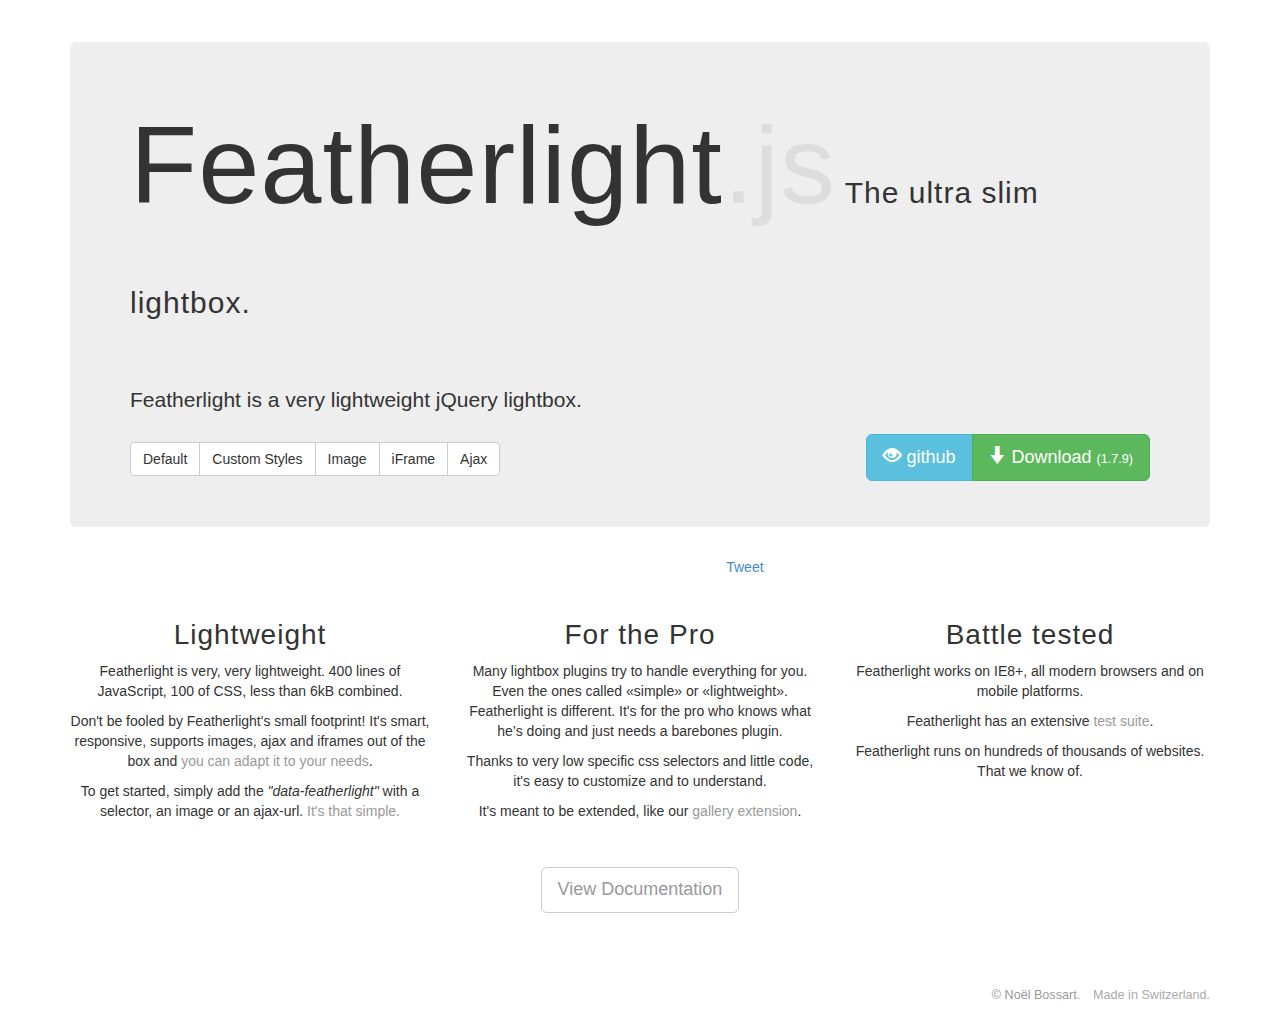
<file: html/assets/js/featherlight/index.html>
<!DOCTYPE html>
<html>
	<head>
		<meta http-equiv="content-type" content="text/html; charset=UTF-8" />
		<title>Featherlight – The ultra slim jQuery lightbox.</title>
		<link href="assets/stylesheets/bootstrap.min.css" rel="stylesheet" />
		<link type="text/css" rel="stylesheet" href="release/featherlight.min.css" />
		<style type="text/css">
			@media all {
				.lightbox { display: none; }
				.fl-page h1,
				.fl-page h3,
				.fl-page h4 {
					font-family: 'HelveticaNeue-UltraLight', 'Helvetica Neue UltraLight', 'Helvetica Neue', Arial, Helvetica, sans-serif;
					font-weight: 100;
					letter-spacing: 1px;
				}
				.fl-page h1 { font-size: 110px; margin-bottom: 0.5em; }
				.fl-page h1 i { font-style: normal; color: #ddd; }
				.fl-page h1 span { font-size: 30px; color: #333;}
				.fl-page h3 { text-align: right; }
				.fl-page h3 { font-size: 15px; }
				.fl-page h4 { font-size: 2em; }
				.fl-page .jumbotron { margin-top: 2em; }
				.fl-page .doc { margin: 2em 0;}
				.fl-page .btn-download { float: right; }
				.fl-page .btn-default { vertical-align: bottom; }

				.fl-page .btn-lg span { font-size: 0.7em; }
				.fl-page .footer { margin-top: 3em; color: #aaa; font-size: 0.9em;}
				.fl-page .footer a { color: #999; text-decoration: none; margin-right: 0.75em;}
				.fl-page .github { margin: 2em 0; }
				.fl-page .github a { vertical-align: top; }
				.fl-page .marketing a { color: #999; }

				/* override default feather style... */
				.fixwidth {
					background: rgba(256,256,256, 0.8);
				}
				.fixwidth .featherlight-content {
					width: 500px;
					padding: 25px;
					color: #fff;
					background: #111;
				}
				.fixwidth .featherlight-close {
					color: #fff;
					background: #333;
				}

			}
			@media(max-width: 768px){
				.fl-page h1 span { display: block; }
				.fl-page .btn-download { float: none; margin-bottom: 1em; }
			}
		</style>
	</head>
	<body class="fl-page">
		<div class="container">
			<div class="jumbotron">
				<h1>Featherlight<i>.js</i><span> The ultra slim lightbox.</span></h1>
				<p class="lead">Featherlight is a very lightweight jQuery lightbox.</p>
				<div class="btn-group btn-download">
					<a class="btn btn-lg btn-info" href="https://github.com/noelboss/featherlight/">
						<i class="glyphicon glyphicon-eye-open"></i>
						github
					</a>
					<a class="btn btn-lg btn-success" href="https://github.com/noelboss/featherlight/archive/1.7.9.zip">
						<i class="glyphicon glyphicon-arrow-down"></i>
						Download <span>(1.7.9)</span>
					</a>
				</div>
				<div class="btn-group">
					<a class="btn btn-default" href="#" data-featherlight="#fl1">Default</a>
					<a class="btn btn-default" href="#" data-featherlight="#fl2" data-featherlight-variant="fixwidth">Custom Styles</a>
					<a class="btn btn-default" href="assets/images/droplets.jpg" data-featherlight="image">Image</a>
					<a class="btn btn-default" href="https://player.vimeo.com/video/33110953" data-featherlight="iframe" data-featherlight-iframe-allowfullscreen="true" data-featherlight-iframe-width="500" data-featherlight-iframe-height="281">iFrame</a>

					<a class="btn btn-default" href="index.html .ajaxcontent" data-featherlight="ajax">Ajax</a>
				</div>
			</div>
			<div class="row github text-center">
				<iframe class="github-btn" src="http://ghbtns.com/github-btn.html?user=noelboss&amp;repo=Featherlight&amp;type=watch&amp;count=true" allowtransparency="true" frameborder="0" scrolling="0" width="100px" height="20px"></iframe>
				<iframe class="github-btn" src="http://ghbtns.com/github-btn.html?user=noelboss&amp;repo=Featherlight&amp;type=fork&amp;count=true" allowtransparency="true" frameborder="0" scrolling="0" width="102px" height="20px"></iframe>
				<a href="https://twitter.com/share" class="twitter-share-button" data-counturl="noelboss.github.io/featherlight/" data-url="http://bit.ly/1hsLGpp" data-text="Featherlight – The ultra slim, responsive jQuery lightbox. It handles images, iFrames, inline- and ajax-content!
> " data-hashtags="#lightbox,#featherlight,#jQuery,#gallery,#responsive" data-dnt="true">Tweet</a>
				<script>!function(d,s,id){var js,fjs=d.getElementsByTagName(s)[0],p=/^http:/.test(d.location)?'http':'https';if(!d.getElementById(id)){js=d.createElement(s);js.id=id;js.src=p+'://platform.twitter.com/widgets.js';fjs.parentNode.insertBefore(js,fjs);}}(document, 'script', 'twitter-wjs');</script>
			</div>
			<div class="row marketing text-center">
				<div class="col-lg-4">
					<h4>Lightweight</h4>
					<p>
						Featherlight is very, very lightweight. 400 lines of JavaScript, 100 of CSS, less than 6kB combined.
					</p>
					<p>
						Don't be fooled by Featherlight's small footprint! It's smart, responsive, supports images, ajax and iframes out of the box and <a href="https://github.com/noelboss/featherlight/#configuration">you can adapt it to your needs</a>.
					</p>
					<p>
						To get started, simply add the <em>"data-featherlight"</em> with a selector, an image or an ajax-url. <a href="https://github.com/noelboss/featherlight/#usage">It's that simple.</a>
					</p>
				</div>

				<div class="col-lg-4">
					<h4>For the Pro</h4>
					<p>
						Many lightbox plugins try to handle everything for you. Even the ones called «simple» or «lightweight». Featherlight is different. It's for the pro who knows what he’s doing and just needs a barebones plugin.
					</p>
					<p>
						Thanks to very low specific css selectors and little code, it's easy to customize and to understand.
					</p>
					<p>
						It's meant to be extended, like our <a href="gallery.html">gallery extension</a>.
					</p>
				</div>
				<div class="col-lg-4">
					<h4>Battle tested</h4>
					<p>
						Featherlight works on IE8+, all modern browsers and on mobile platforms.
					</p>
					<p>
						Featherlight has an extensive <a href="https://travis-ci.org/noelboss/featherlight">test suite</a>.
					</p>
					<p>
						Featherlight runs on hundreds of thousands of websites. That we know of.
					</p>
				</div>
			</div>

			<div class="row marketing text-center">
				<div class="col-lg-3">
				</div>
				<div class="col-lg-6">
					<a class="doc btn btn-lg btn-default" href="https://github.com/noelboss/featherlight/#installation">
						View Documentation
					</a>
				</div>
				<div class="col-lg-3">
				</div>
			</div>
			<div class="footer text-right">
				<p><a href="//noelboss.com">&copy; Noël Bossart.</a> Made in Switzerland.</p>
			</div>
		</div>

		<div class="lightbox" id="fl1">
			<h2>Featherlight Default</h2>
			<p>
				This is a default featherlight lightbox.<br>
				It's flexible in height and width.<br>
				Everything that is used to display and style the box can be found in the <a href="https://github.com/noelboss/featherlight/blob/master/src/featherlight.css">featherlight.css</a> file which is pretty simple.</p>
		</div>

		<div class="lightbox" id="fl2">
			<h2>Featherlight with custom styles</h2>
			<p>It's easy to override the styling of Featherlight. All you need to do is specify an additional class in the data-featherlight-variant of the triggering element. This class will be added and you can then override everything. You can also reset all CSS: <em>$('.special').featherlight({ resetCss: true });</em>
			</p>
		</div>

		<div class="ajaxcontent lightbox">
			<h2>This Ligthbox was loaded using ajax</h2>
			<p>With <a href="https://github.com/noelboss/featherlight/#installation">little code</a>, you can build lightboxes that use custom content loaded with ajax...</p>
		</div>

		<script src="assets/javascripts/jquery-1.7.0.min.js"></script>
		<script src="release/featherlight.min.js" type="text/javascript" charset="utf-8"></script>

		<script>
			(function(i,s,o,g,r,a,m){i['GoogleAnalyticsObject']=r;i[r]=i[r]||function(){
			(i[r].q=i[r].q||[]).push(arguments)},i[r].l=1*new Date();a=s.createElement(o),
			m=s.getElementsByTagName(o)[0];a.async=1;a.src=g;m.parentNode.insertBefore(a,m)
			})(window,document,'script','//stats.g.doubleclick.net/dc.js','ga');

			ga('create', 'UA-5342062-6', 'noelboss.github.io');
			ga('send', 'pageview');
		</script>
	</body>
</html>
</file>
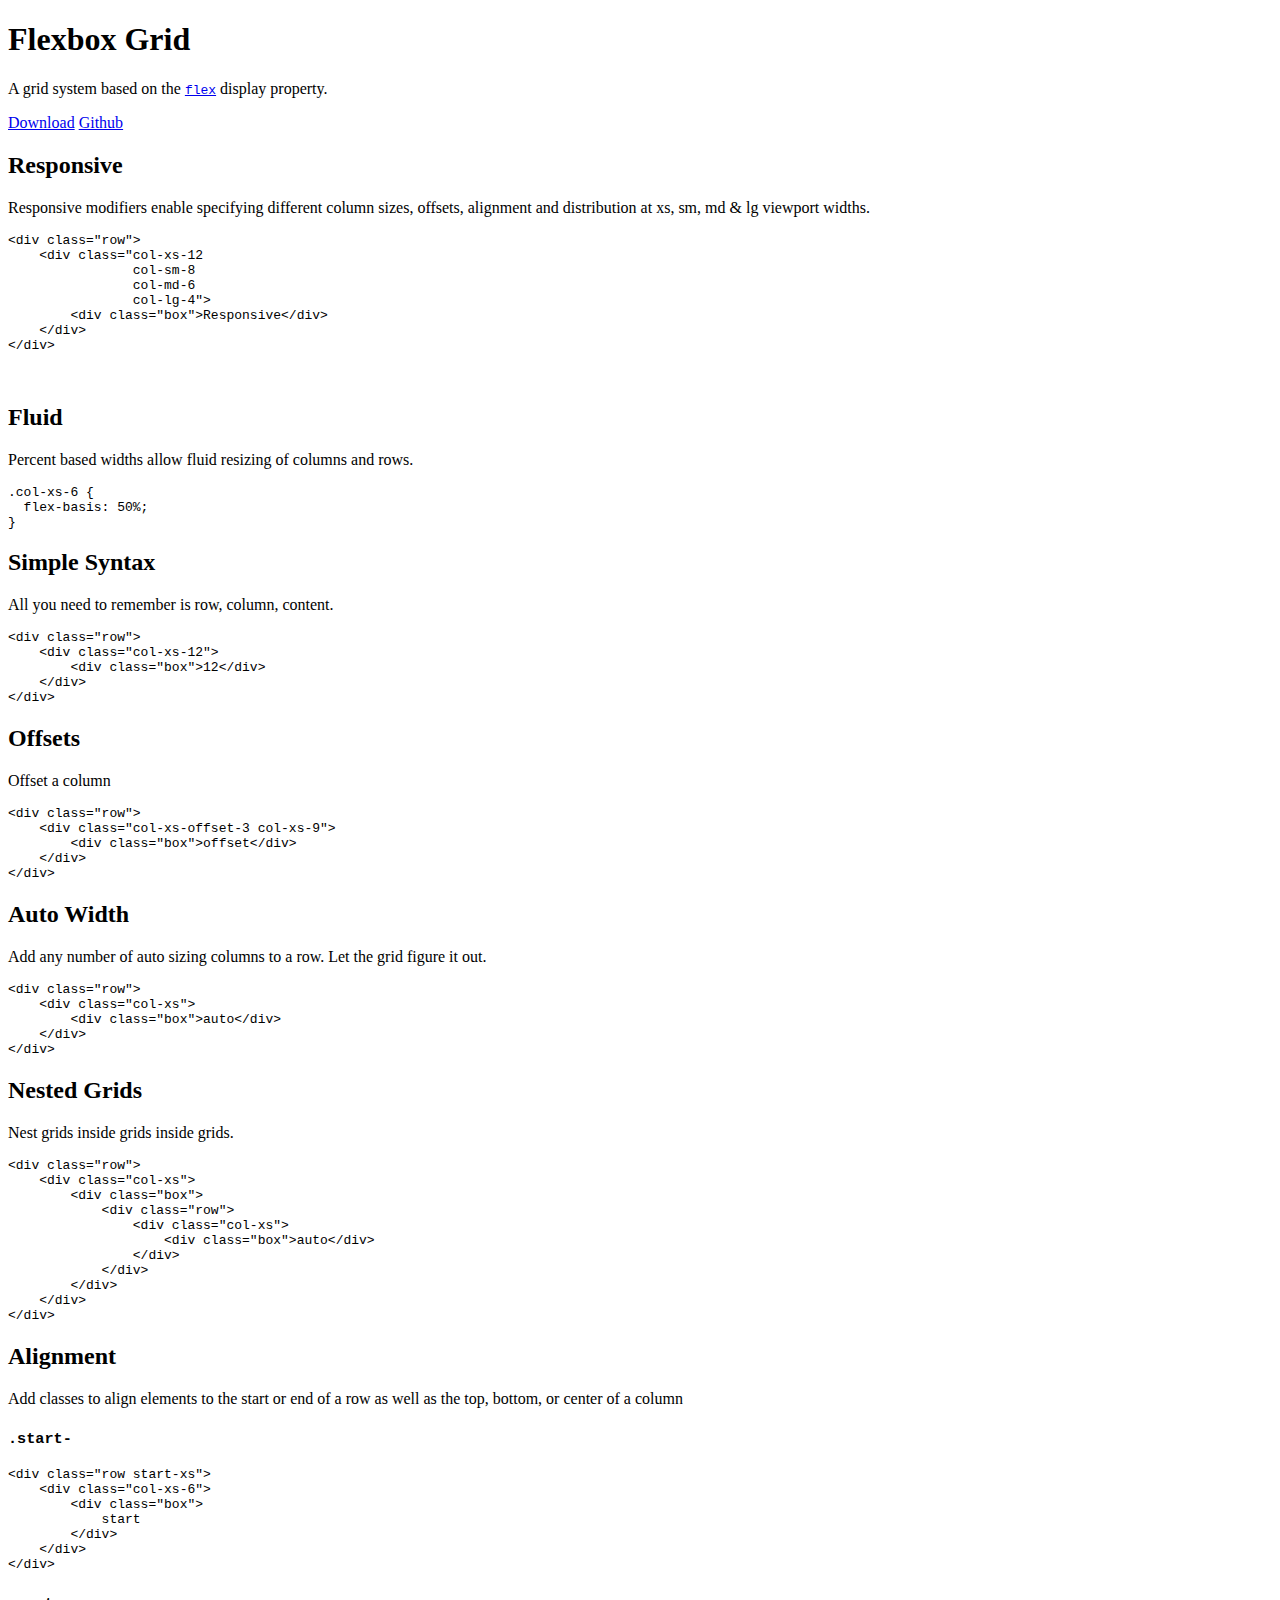
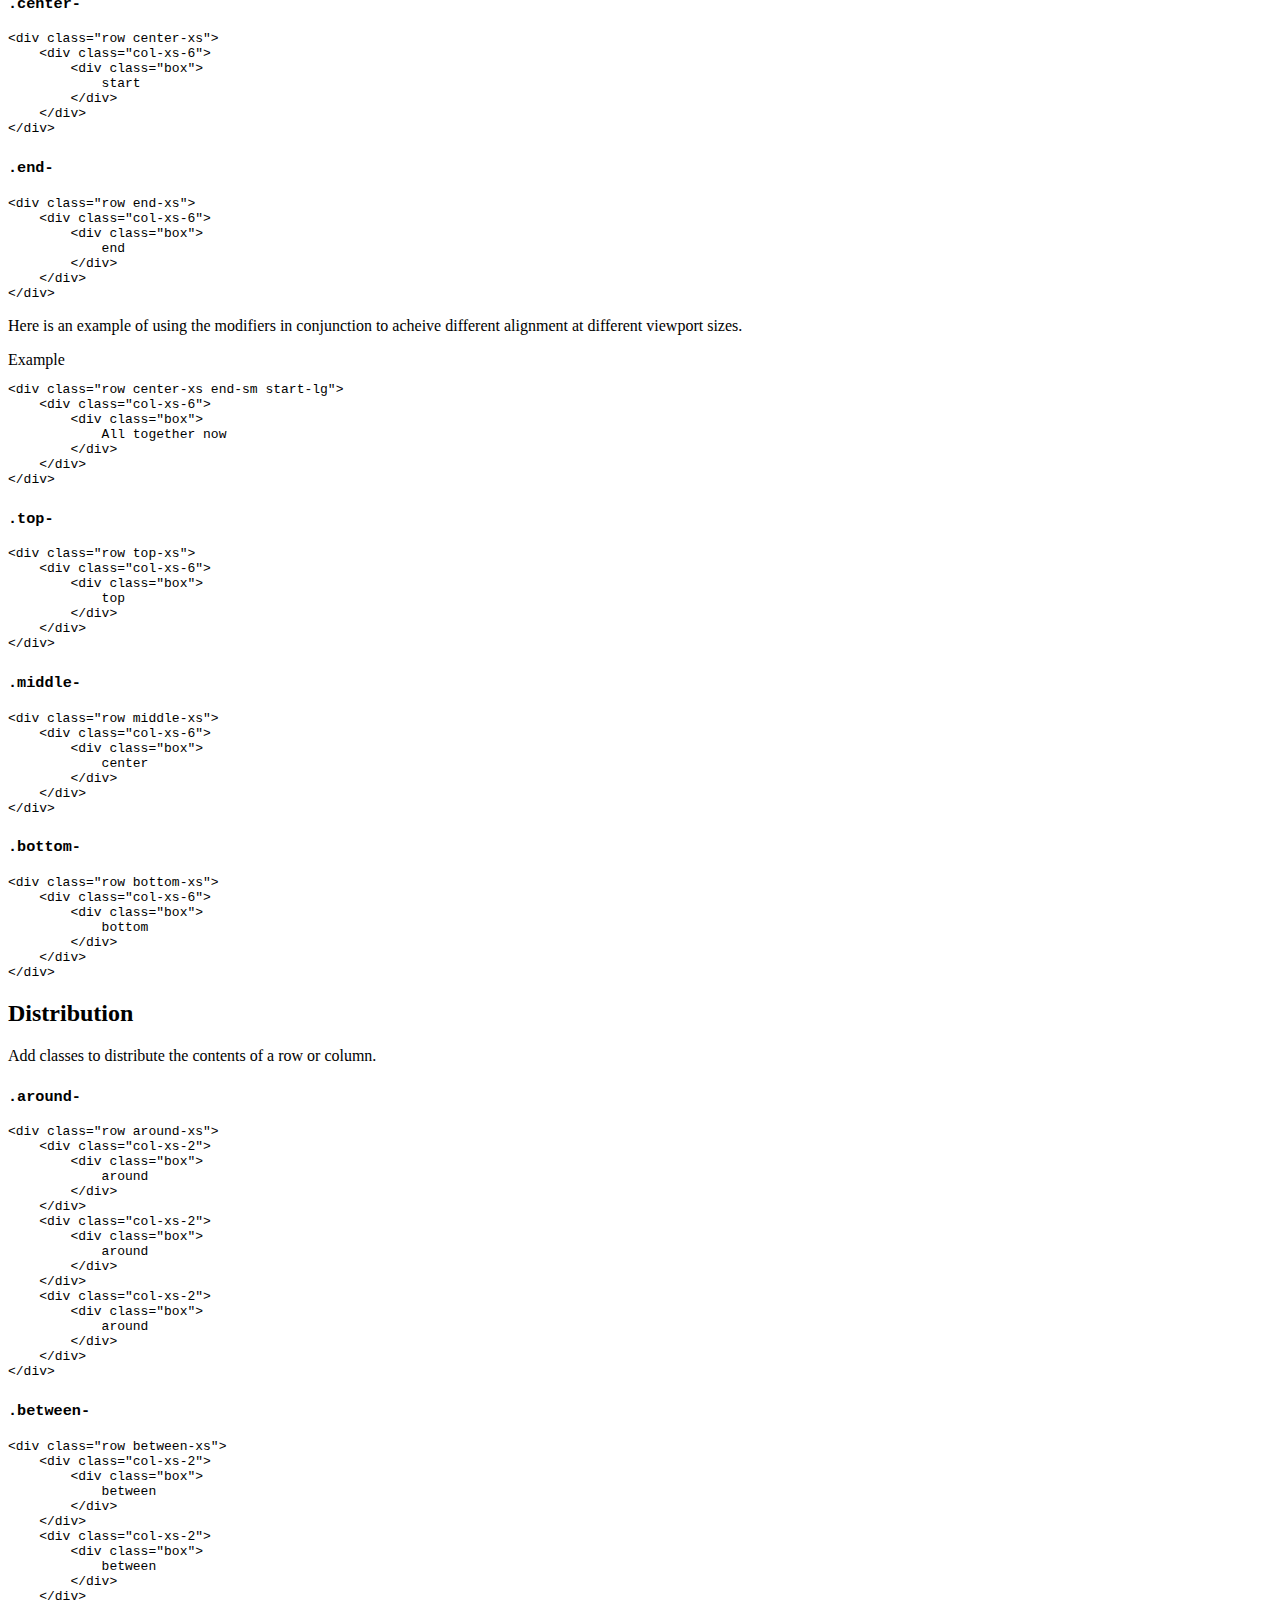
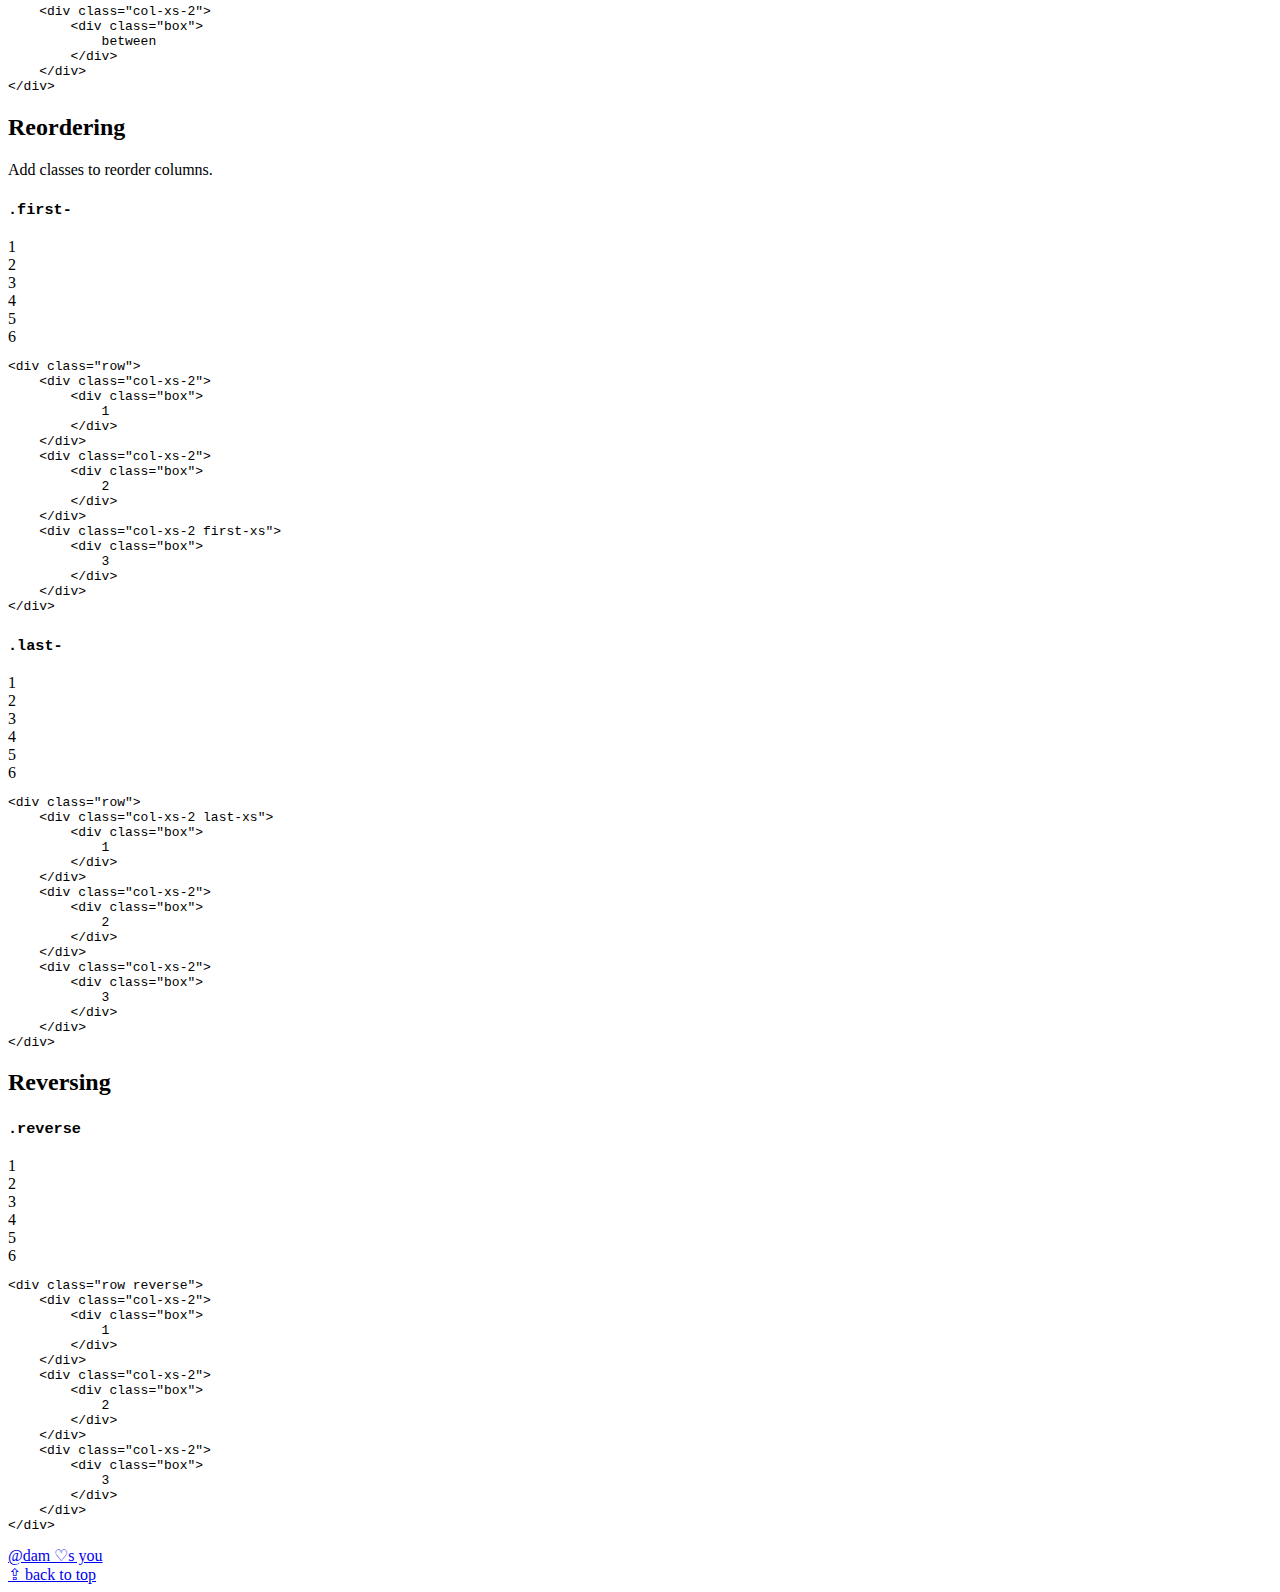
<file: html/assets/css/flexboxgrid-6.3.1/src/index.html>
<!DOCTYPE HTML>

<html>

    <head>
        <meta charset="utf-8" />
        <meta http-equiv="X-UA-Compatible" content="IE=edge">
        <title>Flexbox Grid</title>
        <meta name="viewport" content="width=device-width, initial-scale=1">

        <style>
            <!-- build:include:dist ../css/index.min.css -->
            <!-- /build -->
        </style>
        <script>
          function loadCSS( href, before, media, callback ){
            "use strict";
            var ss = window.document.createElement( "link" );
            var ref = before || window.document.getElementsByTagName( "script" )[ 0 ];
            var sheets = window.document.styleSheets;
            ss.rel = "stylesheet";
            ss.href = href;
            ss.media = "only x";
            ref.parentNode.insertBefore( ss, ref );
            ss.onloadcssdefined = function( cb ){
              var defined;
              for( var i = 0; i < sheets.length; i++ ){
                if( sheets[ i ].href && sheets[ i ].href.indexOf( href ) > -1 ){
                  defined = true;
                }
              }
              if( defined ){
                cb();
              } else {
                setTimeout(function() {
                  ss.onloadcssdefined( cb );
                });
              }
            };
            ss.onloadcssdefined(function() {
              ss.media = media || "all";
            });
            return ss;
          }
          loadCSS( "//kristoferjoseph.com/font/bold.css" );
        </script>
        <noscript><link href="//kristoferjoseph.com/font/bold.css" rel="stylesheet"></noscript>
    </head>

    <body class="layout">

        <div class="page js-page">
            <header class="hero">
                <div class="row center-xs">
                     <h1 class="hero-headline">Flexbox Grid</h1>
                </div>
                <div class="row center-xs">
                    <p class="hero-copy">A grid system based on the <a href="http://caniuse.com/#search=flexbox"><code class="inline-anchor">flex</code></a> display
                        property.</p>
                </div>
                <div class="row center-xs">
                  <a class="button invisible-xs visible-md" href="https://github.com/kristoferjoseph/flexboxgrid/archive/v6.3.1.zip">Download</a>
                  <a class="button" href="https://github.com/kristoferjoseph/flexboxgrid">Github</a>

                </div>
            </header>


            <div class="wrap container-fluid">
                <a name="responsive"></a>
                <section class="page-section">
                     <h2>Responsive</h2>

                    <p>Responsive modifiers enable specifying different column sizes, offsets, alignment and distribution at xs,
                        sm, md &amp; lg viewport widths.</p>
                    <div class="row">
                        <div class="col-xs-12 col-sm-3 col-md-2 col-lg-1">
                            <div class="box-row"></div>
                        </div>
                        <div class="col-xs-6 col-sm-6 col-md-8 col-lg-10">
                            <div class="box-row"></div>
                        </div>
                        <div class="col-xs-6 col-sm-3 col-md-2 col-lg-1">
                            <div class="box-row"></div>
                        </div>
                    </div>
                    <div class="row">
                        <div class="col-xs-12 col-sm-3 col-md-2 col-lg-1">
                            <div class="box-row"></div>
                        </div>
                        <div class="col-xs-12 col-sm-9 col-md-10 col-lg-11">
                            <div class="box-row"></div>
                        </div>
                    </div>
                    <div class="row">
                        <div class="col-xs-10 col-sm-6 col-md-8 col-lg-10">
                            <div class="box-row"></div>
                        </div>
                        <div class="col-xs-2 col-sm-6 col-md-4 col-lg-2">
                            <div class="box-row"></div>
                        </div>
                    </div>
<pre><code>&lt;div class="row">
    &lt;div class="col-xs-12
                col-sm-8
                col-md-6
                col-lg-4">
        &lt;div class="box">Responsive&lt;/div>
    &lt;/div>
&lt;/div></code></pre>
                </section>

                <a name="fluid"></a>
                <section class="page-section">
                     <br>
                     <h2>Fluid</h2>

                    <p>Percent based widths allow fluid resizing of columns and rows.</p>
                    <div class="row">
                        <div class="col-xs-12">
                            <div class="box-row"></div>
                        </div>
                    </div>
                    <div class="row">
                        <div class="col-xs-1">
                            <div class="box-row"></div>
                        </div>
                        <div class="col-xs-11">
                            <div class="box-row"></div>
                        </div>
                    </div>
                    <div class="row">
                        <div class="col-xs-2">
                            <div class="box-row"></div>
                        </div>
                        <div class="col-xs-10">
                            <div class="box-row"></div>
                        </div>
                    </div>
                    <div class="row">
                        <div class="col-xs-3">
                            <div class="box-row"></div>
                        </div>
                        <div class="col-xs-9">
                            <div class="box-row"></div>
                        </div>
                    </div>
                    <div class="row">
                        <div class="col-xs-4">
                            <div class="box-row"></div>
                        </div>
                        <div class="col-xs-8">
                            <div class="box-row"></div>
                        </div>
                    </div>
                    <div class="row">
                        <div class="col-xs-5">
                            <div class="box-row"></div>
                        </div>
                        <div class="col-xs-7">
                            <div class="box-row"></div>
                        </div>
                    </div>
                    <div class="row">
                        <div class="col-xs-6">
                            <div class="box-row"></div>
                        </div>
                        <div class="col-xs-6">
                            <div class="box-row"></div>
                        </div>
                    </div>
<pre><code>.col-xs-6 {
  flex-basis: 50%;
}</code></pre>

                </section>

                <a name="syntax"></a>
                <section class="page-section">
                     <h2>Simple Syntax</h2>

                    <p>All you need to remember is row, column, content.</p>
<pre><code>&lt;div class="row">
    &lt;div class="col-xs-12">
        &lt;div class="box">12&lt;/div>
    &lt;/div>
&lt;/div></code></pre>

                </section>

                <a name="offsets"></a>
                <section class="page-section">
                     <h2>Offsets</h2>

                    <p>Offset a column</p>
                    <div class="row">
                        <div class="col-xs-offset-11 col-xs-1">
                            <div class="box-row"></div>
                        </div>
                    </div>
                    <div class="row">
                        <div class="col-xs-offset-10 col-xs-2">
                            <div class="box-row"></div>
                        </div>
                    </div>
                    <div class="row">
                        <div class="col-xs-offset-9 col-xs-3">
                            <div class="box-row"></div>
                        </div>
                    </div>
                    <div class="row">
                        <div class="col-xs-offset-8 col-xs-4">
                            <div class="box-row"></div>
                        </div>
                    </div>
                    <div class="row">
                        <div class="col-xs-offset-7 col-xs-5">
                            <div class="box-row"></div>
                        </div>
                    </div>
                    <div class="row">
                        <div class="col-xs-offset-6 col-xs-6">
                            <div class="box-row"></div>
                        </div>
                    </div>
                    <div class="row">
                        <div class="col-xs-offset-5 col-xs-7">
                            <div class="box-row"></div>
                        </div>
                    </div>
                    <div class="row">
                        <div class="col-xs-offset-4 col-xs-8">
                            <div class="box-row"></div>
                        </div>
                    </div>
                    <div class="row">
                        <div class="col-xs-offset-3 col-xs-9">
                            <div class="box-row"></div>
                        </div>
                    </div>
                    <div class="row">
                        <div class="col-xs-offset-2 col-xs-10">
                            <div class="box-row"></div>
                        </div>
                    </div>
                    <div class="row">
                        <div class="col-xs-offset-1 col-xs-11">
                            <div class="box-row"></div>
                        </div>
                    </div>
<pre><code>&lt;div class="row">
    &lt;div class="col-xs-offset-3 col-xs-9">
        &lt;div class="box">offset&lt;/div>
    &lt;/div>
&lt;/div></code></pre>

                </section>

                <a name="auto"></a>
                <section class="page-section">
                     <h2>Auto Width</h2>

                    <p>Add any number of auto sizing columns to a row. Let the grid figure it out.</p>
                    <div
                    class="row">
                        <div class="col-xs">
                            <div class="box-row"></div>
                        </div>
                        <div class="col-xs">
                            <div class="box-row"></div>
                        </div>
            </div>
            <div class="row">
                <div class="col-xs">
                    <div class="box-row"></div>
                </div>
                <div class="col-xs">
                    <div class="box-row"></div>
                </div>
                <div class="col-xs">
                    <div class="box-row"></div>
                </div>
            </div>
<pre><code>&lt;div class="row">
    &lt;div class="col-xs">
        &lt;div class="box">auto&lt;/div>
    &lt;/div>
&lt;/div></code></pre>

            </section>

            <a name="nested"></a>
            <section class="page-section">
                 <h2>Nested Grids</h2>

                <p>Nest grids inside grids inside grids.</p>
                <div class="row">
                    <div class="col-xs-7">
                        <div class="box box-container">
                            <div class="row">
                                <div class="col-xs-9">
                                    <div class="box-first box-container">
                                        <div class="row">
                                            <div class="col-xs-4">
                                                <div class="box-nested"></div>
                                            </div>
                                            <div class="col-xs-8">
                                                <div class="box-nested"></div>
                                            </div>
                                        </div>
                                    </div>
                                </div>
                                <div class="col-xs-3">
                                    <div class="box-first box-container">
                                        <div class="row">
                                            <div class="col-xs">
                                                <div class="box-nested"></div>
                                            </div>
                                        </div>
                                    </div>
                                </div>
                            </div>
                        </div>
                    </div>
                    <div class="col-xs-5">
                        <div class="box box-container">
                            <div class="row">
                                <div class="col-xs-12">
                                    <div class="box-first box-container">
                                        <div class="row">
                                            <div class="col-xs-6">
                                                <div class="box-nested"></div>
                                            </div>
                                            <div class="col-xs-6">
                                                <div class="box-nested"></div>
                                            </div>
                                        </div>
                                    </div>
                                </div>
                            </div>
                        </div>
                    </div>
                </div>
<pre><code>&lt;div class="row">
    &lt;div class="col-xs">
        &lt;div class="box">
            &lt;div class="row">
                &lt;div class="col-xs">
                    &lt;div class="box">auto&lt;/div>
                &lt;/div>
            &lt;/div>
        &lt;/div>
    &lt;/div>
&lt;/div></code></pre>

            </section>

            <a name="alignment"></a>
            <section class="page-section">
                 <h2>Alignment</h2>

                <p>Add classes to align elements to the start or end of a row as well as the top,
                    bottom, or center of a column</p>
                    <h3><code>.start-</code></h3>

                <div class="row">
                    <div class="col-xs-12">
                        <div class="box box-container">
                            <div class="row start-xs">
                                <div class="col-xs-6">
                                    <div class="box-nested"></div>
                                </div>
                            </div>
                        </div>
                    </div>
                </div>
<pre><code>&lt;div class="row start-xs">
    &lt;div class="col-xs-6">
        &lt;div class="box">
            start
        &lt;/div>
    &lt;/div>
&lt;/div>
</code></pre>


                <h3><code>.center-</code></h3>

                <div class="row">
                    <div class="col-xs-12">
                        <div class="box box-container">
                            <div class="row center-xs">
                                <div class="col-xs-6">
                                    <div class="box-nested"></div>
                                </div>
                            </div>
                        </div>
                    </div>
                </div>
<pre><code>&lt;div class="row center-xs">
    &lt;div class="col-xs-6">
        &lt;div class="box">
            start
        &lt;/div>
    &lt;/div>
&lt;/div>
</code></pre>

                <h3><code>.end-</code></h3>

                <div class="row">
                    <div class="col-xs-12">
                        <div class="box box-container">
                            <div class="row end-xs">
                                <div class="col-xs-6">
                                    <div class="box-nested"></div>
                                </div>
                            </div>
                        </div>
                    </div>
                </div>
<pre><code>&lt;div class="row end-xs">
    &lt;div class="col-xs-6">
        &lt;div class="box">
            end
        &lt;/div>
    &lt;/div>
&lt;/div>
</code></pre>

                <p>Here is an example of using the modifiers in conjunction to acheive different alignment at different viewport sizes. </p>
                <div class="row">
                    <div class="col-xs-12">
                        <div class="box box-container">
                            <div class="row center-xs end-sm start-lg">
                                <div class="col-xs-6">
                                    <div class="box-nested"></div>
                                </div>
                            </div>
                        </div>
                    </div>
                </div>Example
<pre><code>&lt;div class="row center-xs end-sm start-lg">
    &lt;div class="col-xs-6">
        &lt;div class="box">
            All together now
        &lt;/div>
    &lt;/div>
&lt;/div>
</code></pre>

                <h3><code>.top-</code></h3>

                <div class="row top-xs">
                    <div class="col-xs-6">
                        <div class="box-large"></div>
                    </div>
                    <div class="col-xs-6">
                        <div class="box"></div>
                    </div>
                </div>
<pre><code>&lt;div class="row top-xs">
    &lt;div class="col-xs-6">
        &lt;div class="box">
            top
        &lt;/div>
    &lt;/div>
&lt;/div>
</code></pre>

                <h3><code>.middle-</code></h3>

                <div class="row middle-xs">
                    <div class="col-xs-6">
                        <div class="box-large"></div>
                    </div>
                    <div class="col-xs-6">
                        <div class="box"></div>
                    </div>
                </div>
<pre><code>&lt;div class="row middle-xs">
    &lt;div class="col-xs-6">
        &lt;div class="box">
            center
        &lt;/div>
    &lt;/div>
&lt;/div>
</code></pre>

                <h3><code>.bottom-</code></h3>

                <div class="row bottom-xs">
                    <div class="col-xs-6">
                        <div class="box-large"></div>
                    </div>
                    <div class="col-xs-6">
                        <div class="box"></div>
                    </div>
                </div>
<pre><code>&lt;div class="row bottom-xs">
    &lt;div class="col-xs-6">
        &lt;div class="box">
            bottom
        &lt;/div>
    &lt;/div>
&lt;/div>
</code></pre>

            </section>

            <a name="distribution"></a>
            <section class="page-section">
                 <h2>Distribution</h2>

                <p>Add classes to distribute the contents of a row or column.</p>
                <h3><code>.around-</code></h3>

                <div class="row">
                    <div class="col-xs-12">
                        <div class="box box-container">
                            <div class="row around-xs">
                                <div class="col-xs-2">
                                    <div class="box-nested"></div>
                                </div>
                                <div class="col-xs-2">
                                    <div class="box-nested"></div>
                                </div>
                                <div class="col-xs-2">
                                    <div class="box-nested"></div>
                                </div>
                            </div>
                        </div>
                    </div>
                </div>
<pre><code>&lt;div class="row around-xs">
    &lt;div class="col-xs-2">
        &lt;div class="box">
            around
        &lt;/div>
    &lt;/div>
    &lt;div class="col-xs-2">
        &lt;div class="box">
            around
        &lt;/div>
    &lt;/div>
    &lt;div class="col-xs-2">
        &lt;div class="box">
            around
        &lt;/div>
    &lt;/div>
&lt;/div>
</code></pre>

                <h3><code>.between-</code></h3>

                <div class="row">
                    <div class="col-xs-12">
                        <div class="box box-container">
                            <div class="row between-xs">
                                <div class="col-xs-2">
                                    <div class="box-nested"></div>
                                </div>
                                <div class="col-xs-2">
                                    <div class="box-nested"></div>
                                </div>
                                <div class="col-xs-2">
                                    <div class="box-nested"></div>
                                </div>
                            </div>
                        </div>
                    </div>
                </div>
<pre><code>&lt;div class="row between-xs">
    &lt;div class="col-xs-2">
        &lt;div class="box">
            between
        &lt;/div>
    &lt;/div>
    &lt;div class="col-xs-2">
        &lt;div class="box">
            between
        &lt;/div>
    &lt;/div>
    &lt;div class="col-xs-2">
        &lt;div class="box">
            between
        &lt;/div>
    &lt;/div>
&lt;/div>
</code></pre>

            </section>

            <a name="reordering"></a>
            <section class="page-section">
                 <h2>Reordering</h2>

                <p>Add classes to reorder columns.</p>
                <h3><code>.first-</code></h3>

                <div class="row">
                    <div class="col-xs-12">
                        <div class="box box-container">
                            <div class="row">
                                <div class="col-xs-2">
                                    <div class="box-first">1</div>
                                </div>
                                <div class="col-xs-2">
                                    <div class="box-first">2</div>
                                </div>
                                <div class="col-xs-2">
                                    <div class="box-first">3</div>
                                </div>
                                <div class="col-xs-2">
                                    <div class="box-first">4</div>
                                </div>
                                <div class="col-xs-2">
                                    <div class="box-first">5</div>
                                </div>
                                <div class="col-xs-2 first-xs">
                                    <div class="box-nested">6</div>
                                </div>
                            </div>
                        </div>
                    </div>
                </div>
<pre><code>&lt;div class="row">
    &lt;div class="col-xs-2">
        &lt;div class="box">
            1
        &lt;/div>
    &lt;/div>
    &lt;div class="col-xs-2">
        &lt;div class="box">
            2
        &lt;/div>
    &lt;/div>
    &lt;div class="col-xs-2 first-xs">
        &lt;div class="box">
            3
        &lt;/div>
    &lt;/div>
&lt;/div>
</code></pre>

                <h3><code>.last-</code></h3>

                <div class="row">
                    <div class="col-xs-12">
                        <div class="box box-container">
                            <div class="row">
                                <div class="col-xs-2 last-xs">
                                    <div class="box-nested">1</div>
                                </div>
                                <div class="col-xs-2">
                                    <div class="box-first">2</div>
                                </div>
                                <div class="col-xs-2">
                                    <div class="box-first">3</div>
                                </div>
                                <div class="col-xs-2">
                                    <div class="box-first">4</div>
                                </div>
                                <div class="col-xs-2">
                                    <div class="box-first">5</div>
                                </div>
                                <div class="col-xs-2">
                                    <div class="box-first">6</div>
                                </div>
                            </div>
                        </div>
                    </div>
                </div>
<pre><code>&lt;div class="row">
    &lt;div class="col-xs-2 last-xs">
        &lt;div class="box">
            1
        &lt;/div>
    &lt;/div>
    &lt;div class="col-xs-2">
        &lt;div class="box">
            2
        &lt;/div>
    &lt;/div>
    &lt;div class="col-xs-2">
        &lt;div class="box">
            3
        &lt;/div>
    &lt;/div>
&lt;/div>
</code></pre>

            </section>

            <a name="reversing"></a>
            <section class="page-section">
                 <h2>Reversing</h2>

                 <h3><code>.reverse</code></h3>

                <div class="row">
                    <div class="col-xs-12">
                        <div class="box box-container">
                            <div class="row reverse">
                                <div class="col-xs-2">
                                    <div class="box-nested">1</div>
                                </div>
                                <div class="col-xs-2">
                                    <div class="box-nested">2</div>
                                </div>
                                <div class="col-xs-2">
                                    <div class="box-nested">3</div>
                                </div>
                                <div class="col-xs-2">
                                    <div class="box-nested">4</div>
                                </div>
                                <div class="col-xs-2">
                                    <div class="box-nested">5</div>
                                </div>
                                <div class="col-xs-2">
                                    <div class="box-nested">6</div>
                                </div>
                            </div>
                        </div>
                    </div>
                </div>
<pre><code>&lt;div class="row reverse">
    &lt;div class="col-xs-2">
        &lt;div class="box">
            1
        &lt;/div>
    &lt;/div>
    &lt;div class="col-xs-2">
        &lt;div class="box">
            2
        &lt;/div>
    &lt;/div>
    &lt;div class="col-xs-2">
        &lt;div class="box">
            3
        &lt;/div>
    &lt;/div>
&lt;/div>
</code></pre>

            </section>
            <footer class="page-footer">
                <div class="row">
                    <div class="col-xs start"> <a class="tag" href="http://twitter.com/dam">
                            @dam ♡s you
                    </a>

                    </div>
                    <div class="col-xs end"> <a class="link-top" href="#top">⇪ back to top</a>

                    </div>
                </div>
            </footer>
        </div>
        </div>
        <script>
          (function() {
            document.addEventListener('DOMContentLoaded', function(e) {
              var code = document.createElement('script');
              code.src = 'js/index.js';
              var script = document.getElementsByTagName('script')[0];
              script.parentNode.insertBefore(code, script);
            });
          }());
        </script>
    </body>

</html>
</file>
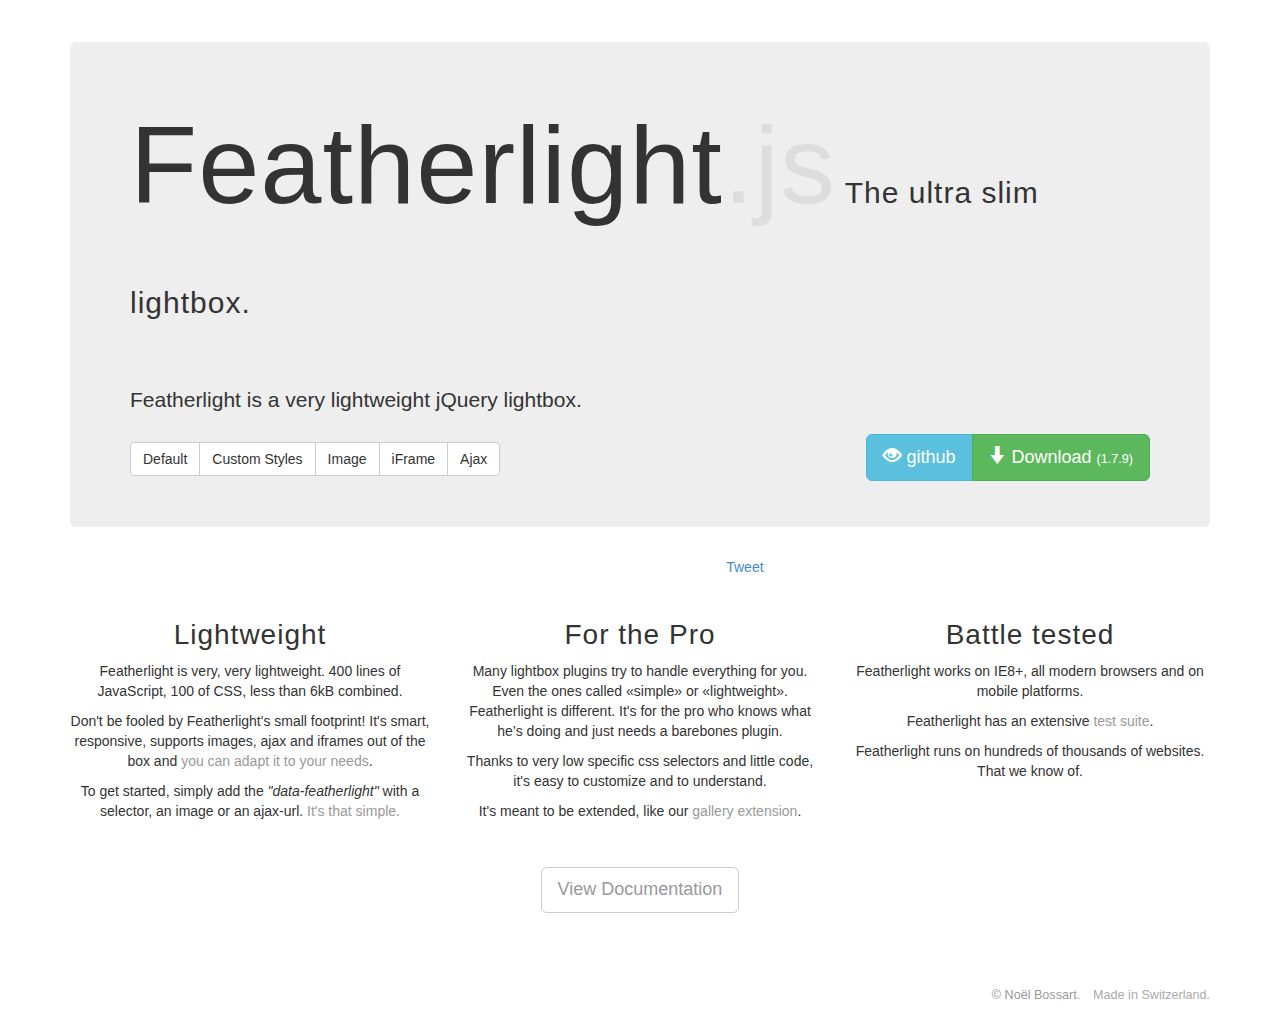
<file: html/assets/js/featherlight/src/index.html>
<!DOCTYPE html>
<html>
	<head>
		<meta http-equiv="content-type" content="text/html; charset=UTF-8" />
		<title>Featherlight – The ultra slim jQuery lightbox.</title>
		<link href="../assets/stylesheets/bootstrap.min.css" rel="stylesheet" />
		<link type="text/css" rel="stylesheet" href="featherlight.css" />
		<style type="text/css">
			@media all {
				.lightbox { display: none; }
				.fl-page h1,
				.fl-page h3,
				.fl-page h4 {
					font-family: 'HelveticaNeue-UltraLight', 'Helvetica Neue UltraLight', 'Helvetica Neue', Arial, Helvetica, sans-serif;
					font-weight: 100;
					letter-spacing: 1px;
				}
				.fl-page h1 { font-size: 110px; margin-bottom: 0.5em; }
				.fl-page h1 i { font-style: normal; color: #ddd; }
				.fl-page h1 span { font-size: 30px; color: #333;}
				.fl-page h3 { text-align: right; }
				.fl-page h3 { font-size: 15px; }
				.fl-page h4 { font-size: 2em; }
				.fl-page .jumbotron { margin-top: 2em; }
				.fl-page .doc { margin: 2em 0;}
				.fl-page .btn-download { float: right; }
				.fl-page .btn-default { vertical-align: bottom; }

				.fl-page .btn-lg span { font-size: 0.7em; }
				.fl-page .footer { margin-top: 3em; color: #aaa; font-size: 0.9em;}
				.fl-page .footer a { color: #999; text-decoration: none; margin-right: 0.75em;}
				.fl-page .github { margin: 2em 0; }
				.fl-page .github a { vertical-align: top; }
				.fl-page .marketing a { color: #999; }

				/* override default feather style... */
				.fixwidth {
					background: rgba(256,256,256, 0.8);
				}
				.fixwidth .featherlight-content {
					width: 500px;
					padding: 25px;
					color: #fff;
					background: #111;
				}
				.fixwidth .featherlight-close {
					color: #fff;
					background: #333;
				}

			}
			@media(max-width: 768px){
				.fl-page h1 span { display: block; }
				.fl-page .btn-download { float: none; margin-bottom: 1em; }
			}
		</style>
	</head>
	<body class="fl-page">
		<div class="container">
			<div class="jumbotron">
				<h1>Featherlight<i>.js</i><span> The ultra slim lightbox.</span></h1>
				<p class="lead">Featherlight is a very lightweight jQuery lightbox.</p>
				<div class="btn-group btn-download">
					<a class="btn btn-lg btn-info" href="https://github.com/noelboss/featherlight/">
						<i class="glyphicon glyphicon-eye-open"></i>
						github
					</a>
					<a class="btn btn-lg btn-success" href="https://github.com/noelboss/featherlight/archive/master.zip">
						<i class="glyphicon glyphicon-arrow-down"></i>
						Download <span>(1.7.9)</span>
					</a>
				</div>
				<div class="btn-group">
					<a class="btn btn-default" href="#" data-featherlight="#fl1">Default</a>
					<a class="btn btn-default" href="#" data-featherlight="#fl2" data-featherlight-variant="fixwidth">Custom Styles</a>
					<a class="btn btn-default" href="../assets/images/droplets.jpg" data-featherlight="image">Image</a>
					<a class="btn btn-default" href="https://player.vimeo.com/video/33110953" data-featherlight="iframe" data-featherlight-iframe-allowfullscreen="true" data-featherlight-iframe-width="500" data-featherlight-iframe-height="281">iFrame</a>

					<a class="btn btn-default" href="index.html .ajaxcontent" data-featherlight="ajax">Ajax</a>
				</div>
			</div>
			<div class="row github text-center">
				<iframe class="github-btn" src="http://ghbtns.com/github-btn.html?user=noelboss&amp;repo=Featherlight&amp;type=watch&amp;count=true" allowtransparency="true" frameborder="0" scrolling="0" width="100px" height="20px"></iframe>
				<iframe class="github-btn" src="http://ghbtns.com/github-btn.html?user=noelboss&amp;repo=Featherlight&amp;type=fork&amp;count=true" allowtransparency="true" frameborder="0" scrolling="0" width="102px" height="20px"></iframe>
				<a href="https://twitter.com/share" class="twitter-share-button" data-counturl="noelboss.github.io/featherlight/" data-url="http://bit.ly/1hsLGpp" data-text="Featherlight – The ultra slim, responsive jQuery lightbox. It handles images, iFrames, inline- and ajax-content!
> " data-hashtags="#lightbox,#featherlight,#jQuery,#gallery,#responsive" data-dnt="true">Tweet</a>
				<script>!function(d,s,id){var js,fjs=d.getElementsByTagName(s)[0],p=/^http:/.test(d.location)?'http':'https';if(!d.getElementById(id)){js=d.createElement(s);js.id=id;js.src=p+'://platform.twitter.com/widgets.js';fjs.parentNode.insertBefore(js,fjs);}}(document, 'script', 'twitter-wjs');</script>
			</div>
			<div class="row marketing text-center">
				<div class="col-lg-4">
					<h4>Lightweight</h4>
					<p>
						Featherlight is very, very lightweight. 400 lines of JavaScript, 100 of CSS, less than 6kB combined.
					</p>
					<p>
						Don't be fooled by Featherlight's small footprint! It's smart, responsive, supports images, ajax and iframes out of the box and <a href="https://github.com/noelboss/featherlight/#configuration">you can adapt it to your needs</a>.
					</p>
					<p>
						To get started, simply add the <em>"data-featherlight"</em> with a selector, an image or an ajax-url. <a href="https://github.com/noelboss/featherlight/#usage">It's that simple.</a>
					</p>
				</div>

				<div class="col-lg-4">
					<h4>For the Pro</h4>
					<p>
						Many lightbox plugins try to handle everything for you. Even the ones called «simple» or «lightweight». Featherlight is different. It's for the pro who knows what he’s doing and just needs a barebones plugin.
					</p>
					<p>
						Thanks to very low specific css selectors and little code, it's easy to customize and to understand.
					</p>
					<p>
						It's meant to be extended, like our <a href="gallery.html">gallery extension</a>.
					</p>
				</div>
				<div class="col-lg-4">
					<h4>Battle tested</h4>
					<p>
						Featherlight works on IE8+, all modern browsers and on mobile platforms.
					</p>
					<p>
						Featherlight has an extensive <a href="https://travis-ci.org/noelboss/featherlight">test suite</a>.
					</p>
					<p>
						Featherlight runs on hundreds of thousands of websites. That we know of.
					</p>
				</div>
			</div>

			<div class="row marketing text-center">
				<div class="col-lg-3">
				</div>
				<div class="col-lg-6">
					<a class="doc btn btn-lg btn-default" href="https://github.com/noelboss/featherlight/#installation">
						View Documentation
					</a>
				</div>
				<div class="col-lg-3">
				</div>
			</div>
			<div class="footer text-right">
				<p><a href="//noelboss.com">&copy; Noël Bossart.</a> Made in Switzerland.</p>
			</div>
		</div>

		<div class="lightbox" id="fl1">
			<h2>Featherlight Default</h2>
			<p>
				This is a default featherlight lightbox.<br>
				It's flexible in height and width.<br>
				Everything that is used to display and style the box can be found in the <a href="https://github.com/noelboss/featherlight/blob/master/src/featherlight.css">featherlight.css</a> file which is pretty simple.</p>
		</div>

		<div class="lightbox" id="fl2">
			<h2>Featherlight with custom styles</h2>
			<p>It's easy to override the styling of Featherlight. All you need to do is specify an additional class in the data-featherlight-variant of the triggering element. This class will be added and you can then override everything. You can also reset all CSS: <em>$('.special').featherlight({ resetCss: true });</em>
			</p>
		</div>

		<div class="ajaxcontent lightbox">
			<h2>This Ligthbox was loaded using ajax</h2>
			<p>With <a href="https://github.com/noelboss/featherlight/#installation">little code</a>, you can build lightboxes that use custom content loaded with ajax...</p>
		</div>

		<script src="../assets/javascripts/jquery-1.7.0.min.js"></script>
		<script src="featherlight.js" type="text/javascript" charset="utf-8"></script>

		<script>
			(function(i,s,o,g,r,a,m){i['GoogleAnalyticsObject']=r;i[r]=i[r]||function(){
			(i[r].q=i[r].q||[]).push(arguments)},i[r].l=1*new Date();a=s.createElement(o),
			m=s.getElementsByTagName(o)[0];a.async=1;a.src=g;m.parentNode.insertBefore(a,m)
			})(window,document,'script','//stats.g.doubleclick.net/dc.js','ga');

			ga('create', 'UA-5342062-6', 'noelboss.github.io');
			ga('send', 'pageview');
		</script>
	</body>
</html>
</file>
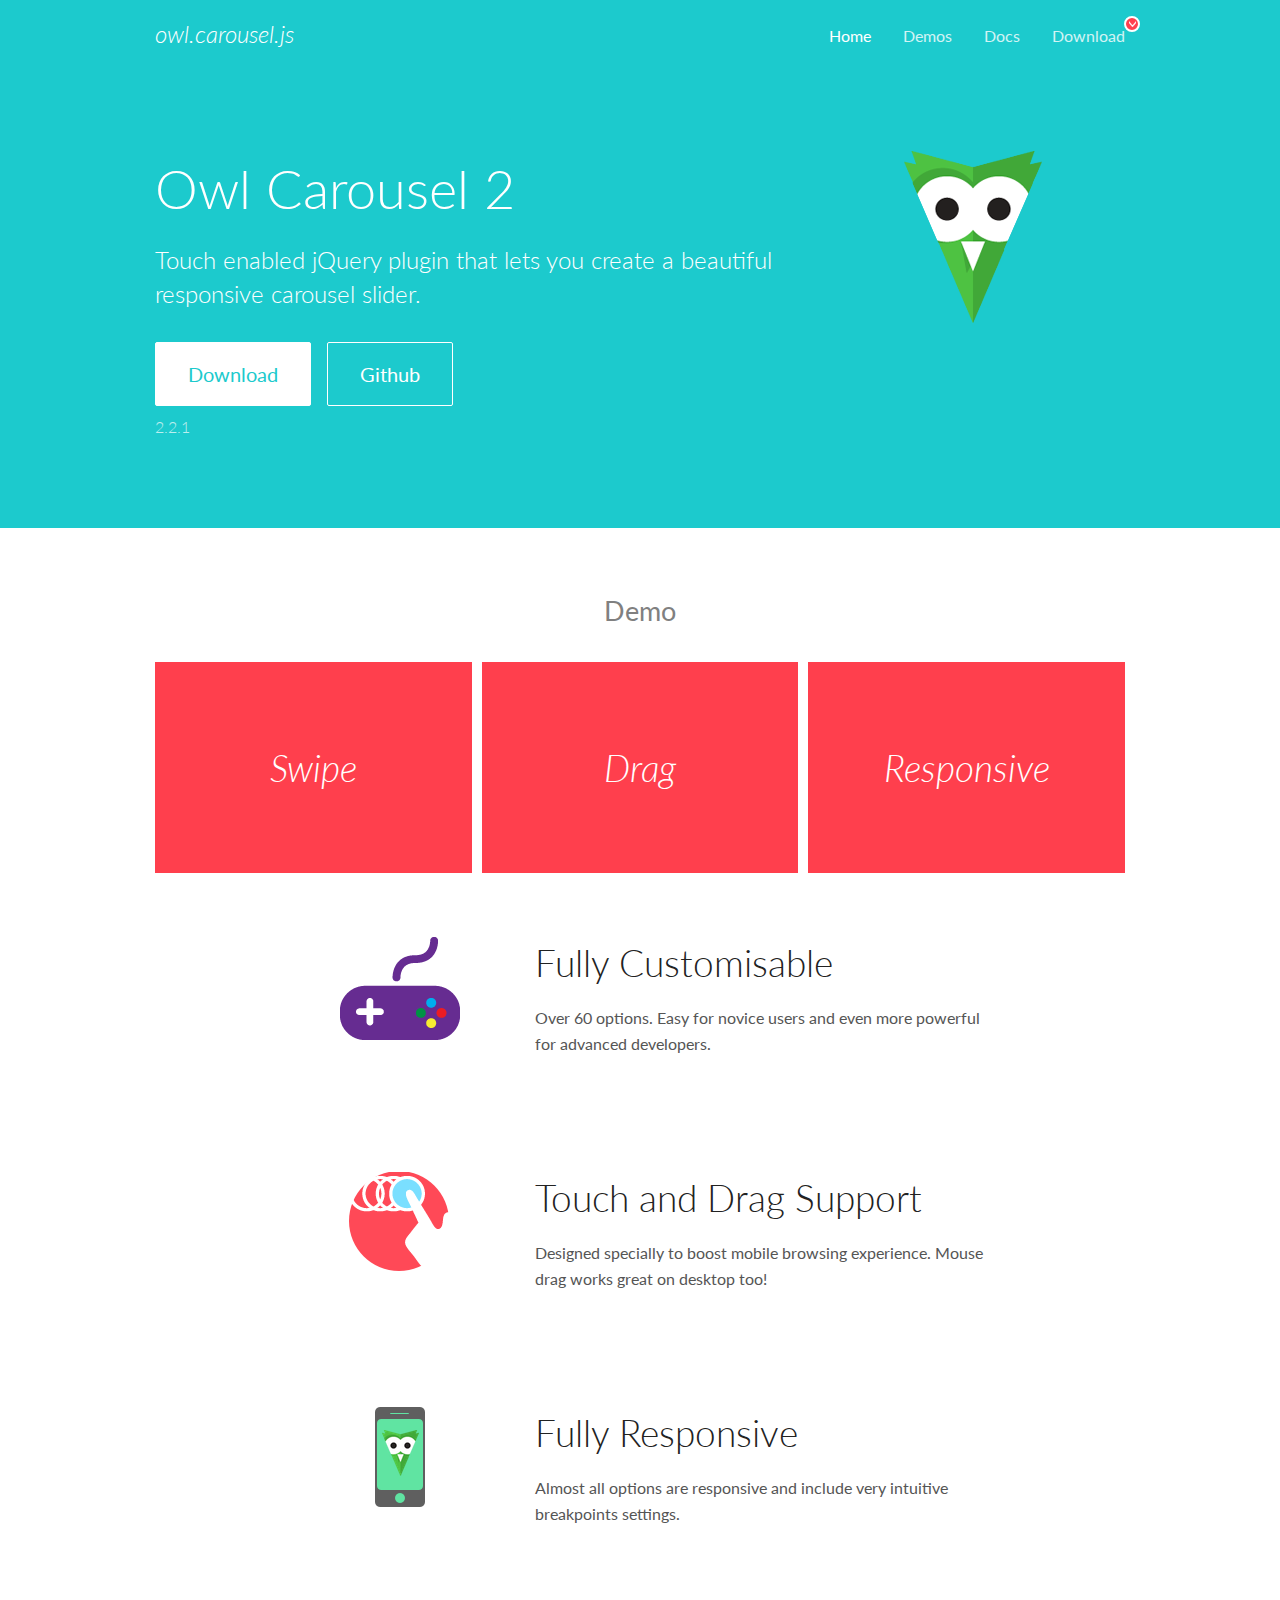
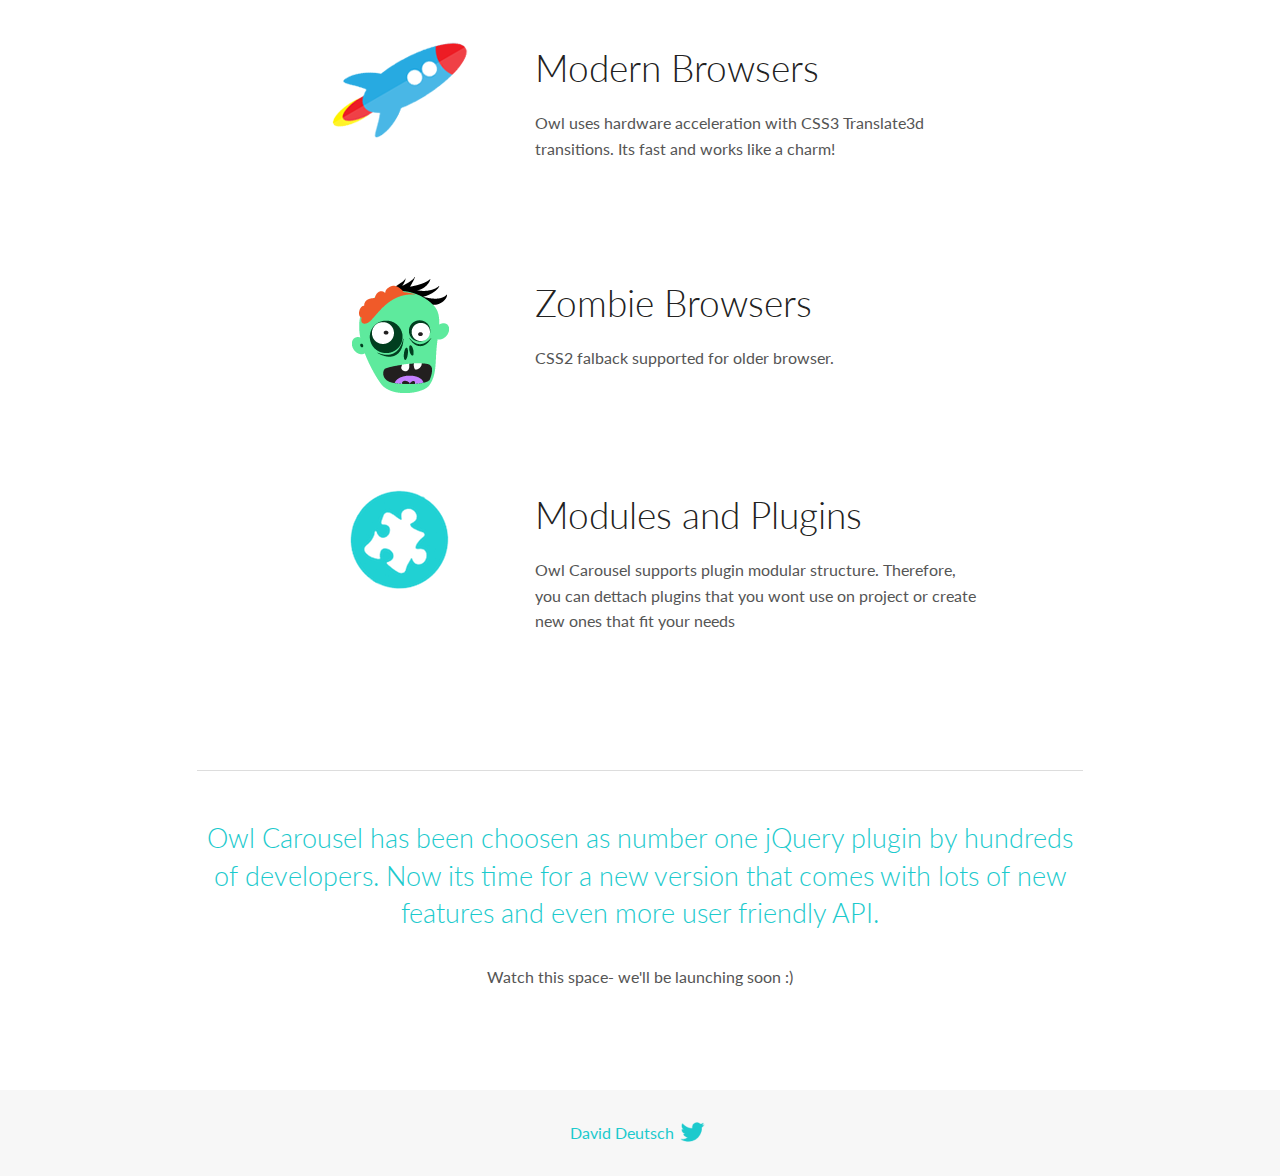
<file: html/assets/js/OwlCarousel2-2.2.1/docs/index.html>
<!DOCTYPE html>
<html lang="en">
  <head>

    <!-- head -->
    <meta charset="utf-8">
    <meta name="msapplication-tap-highlight" content="no" />
    <meta name="viewport" content="width=device-width, initial-scale=1.0" />
    <meta name="description" content="Touch enabled jQuery plugin that lets you create beautiful responsive carousel slider.">
    <meta name="author" content="David Deutsch">
    <title>
      Home | Owl Carousel | 2.2.1
    </title>

    <!-- Stylesheets -->
    <link href='https://fonts.googleapis.com/css?family=Lato:300,400,700,400italic,300italic' rel='stylesheet' type='text/css'>
    <link rel="stylesheet" href="assets/css/docs.theme.min.css">

    <!-- Owl Stylesheets -->
    <link rel="stylesheet" href="assets/owlcarousel/assets/owl.carousel.min.css">
    <link rel="stylesheet" href="assets/owlcarousel/assets/owl.theme.default.min.css">

    <!-- HTML5 shim and Respond.js IE8 support of HTML5 elements and media queries -->

    <!--[if lt IE 9]>
      <script src="https://oss.maxcdn.com/libs/html5shiv/3.7.0/html5shiv.js"></script>
      <script src="https://oss.maxcdn.com/libs/respond.js/1.3.0/respond.min.js"></script>
    <![endif]-->

    <!-- Favicons -->
    <link rel="apple-touch-icon-precomposed" sizes="144x144" href="assets/ico/apple-touch-icon-144-precomposed.png">
    <link rel="shortcut icon" href="assets/ico/favicon.png">
    <link rel="shortcut icon" href="favicon.ico">

    <!-- Yeah i know js should not be in header. Its required for demos.-->

    <!-- javascript -->
    <script src="assets/vendors/jquery.min.js"></script>
    <script src="assets/owlcarousel/owl.carousel.js"></script>
  </head>
  <body>

    <!-- header -->
    <header class="header">
      <div class="row">
        <div class="large-12 columns">
          <div class="brand left">
            <h3>
              <a href="/OwlCarousel2/">owl.carousel.js</a> 
            </h3>
          </div>
          <a id="toggle-nav" class="right">
            <span></span> <span></span> <span></span> 
          </a> 
          <div class="nav-bar">
            <ul class="clearfix">
              <li class="active">
                <a href="/OwlCarousel2/index.html">Home</a> 
              </li>
              <li> <a href="/OwlCarousel2/demos/demos.html">Demos</a>  </li>
              <li> <a href="/OwlCarousel2/docs/started-welcome.html">Docs</a>  </li>
              <li>
                <a href="https://github.com/OwlCarousel2/OwlCarousel2/archive/2.2.1.zip">Download</a> 
                <span class="download"></span> 
              </li>
            </ul>
          </div>
        </div>
      </div>
    </header>

    <!-- home panel -->
    <section id="hero">
      <div class="row">
        <div class="large-8 medium-8 columns">
          <h1>Owl Carousel 2</h1>
          <h4>Touch enabled jQuery plugin that lets you create a beautiful responsive carousel slider.</h4>
          <a href="https://github.com/OwlCarousel2/OwlCarousel2/archive/2.2.1.zip" class="hero-button">Download</a> 
          <a href="https://github.com/OwlCarousel2/OwlCarousel2" class="hero-button outline">Github</a> 
          <p>2.2.1</p>
        </div>
        <div class="large-4 medium-4 columns">
          <img class="owl-logo" src="assets/img/owl-logo.png" alt="mr. Owl">
        </div>
      </div>
    </section>

    <!-- body -->
    <div class="home-demo">
      <div class="row">
        <div class="large-12 columns">
          <h3>Demo</h3>
          <div class="owl-carousel">
            <div class="item">
              <h2>Swipe</h2>
            </div>
            <div class="item">
              <h2>Drag</h2>
            </div>
            <div class="item">
              <h2>Responsive</h2>
            </div>
            <div class="item">
              <h2>CSS3</h2>
            </div>
            <div class="item">
              <h2>Fast</h2>
            </div>
            <div class="item">
              <h2>Easy</h2>
            </div>
            <div class="item">
              <h2>Free</h2>
            </div>
            <div class="item">
              <h2>Upgradable</h2>
            </div>
            <div class="item">
              <h2>Tons of options</h2>
            </div>
            <div class="item">
              <h2>Infinity</h2>
            </div>
            <div class="item">
              <h2>Auto Width</h2>
            </div>
          </div>
        </div>
      </div>
    </div>
    <script>
      var owl = $('.owl-carousel');
      owl.owlCarousel({
        margin: 10,
        loop: true,
        responsive: {
          0: {
            items: 1
          },
          600: {
            items: 2
          },
          1000: {
            items: 3
          }
        }
      })
    </script>

    <!-- features -->
    <div id="features">
      <div class="row">
        <div class="small-12 medium-9 small-centered columns">
          <section class="row feature">
            <div class="medium-4 small-12 columns">
              <img src="assets/img/feature-options.png" alt="">
            </div>
            <div class="medium-8 small-12 columns">
              <h2>Fully Customisable</h2>
              <p>Over 60 options. Easy for novice users and even more powerful for advanced developers.</p>
            </div>
          </section>
          <section class="row feature">
            <div class="medium-4 small-12 columns">
              <img src="assets/img/feature-drag.png" alt="">
            </div>
            <div class="medium-8 small-12 columns">
              <h2>Touch and Drag Support</h2>
              <p>Designed specially to boost mobile browsing experience. Mouse drag works great on desktop too!</p>
            </div>
          </section>
          <section class="row feature">
            <div class="medium-4 small-12 columns">
              <img src="assets/img/feature-responsive.png" alt="">
            </div>
            <div class="medium-8 small-12 columns">
              <h2>Fully Responsive</h2>
              <p>Almost all options are responsive and include very intuitive breakpoints settings.</p>
            </div>
          </section>
          <section class="row feature">
            <div class="medium-4 small-12 columns">
              <img src="assets/img/feature-modern.png" alt="">
            </div>
            <div class="medium-8 small-12 columns">
              <h2>Modern Browsers</h2>
              <p>Owl uses hardware acceleration with CSS3 Translate3d transitions. Its fast and works like a charm! </p>
            </div>
          </section>
          <section class="row feature">
            <div class="medium-4 small-12 columns">
              <img src="assets/img/feature-zombie.png" alt="">
            </div>
            <div class="medium-8 small-12 columns">
              <h2>Zombie Browsers</h2>
              <p>CSS2 falback supported for older browser.</p>
            </div>
          </section>
          <section class="row feature">
            <div class="medium-4 small-12 columns">
              <img src="assets/img/feature-module.png" alt="">
            </div>
            <div class="medium-8 small-12 columns">
              <h2>Modules and Plugins</h2>
              <p>Owl Carousel supports plugin modular structure. Therefore, you can dettach plugins that you wont use on project or create new ones that fit your needs</p>
            </div>
          </section>
        </div>
      </div>
    </div>

    <!-- footer -->
    <section id="teaser-text">
      <div class="row">
        <div class="small-12 medium-11 small-centered columns">
          <hr>
          <h3 id="owl-carousel-has-been-choosen-as-number-one-jquery-plugin-by-hundreds-of-developers-now-its-time-for-a-new-version-that-comes-with-lots-of-new-features-and-even-more-user-friendly-api-">Owl Carousel has been choosen as number one jQuery plugin by hundreds of developers. Now its time for a new version that comes with lots of new features and even more user friendly API.</h3>
          <p>Watch this space- we&#39;ll be launching soon :)</p>
        </div>
      </div>
    </section>

    <!-- footer -->
    <footer class="footer">
      <div class="row">
        <div class="large-12 columns">
          <h5>
            <a href="/OwlCarousel2/docs/support-contact.html">David Deutsch</a> 
            <a id="custom-tweet-button" href="https://twitter.com/share?url=https://github.com/OwlCarousel2/OwlCarousel2&text=Owl Carousel - This is so awesome! " target="_blank"></a> 
          </h5>
        </div>
      </div>
    </footer>

    <!-- vendors -->
    <script src="assets/vendors/highlight.js"></script>
    <script src="assets/js/app.js"></script>
  </body>
</html>
</file>
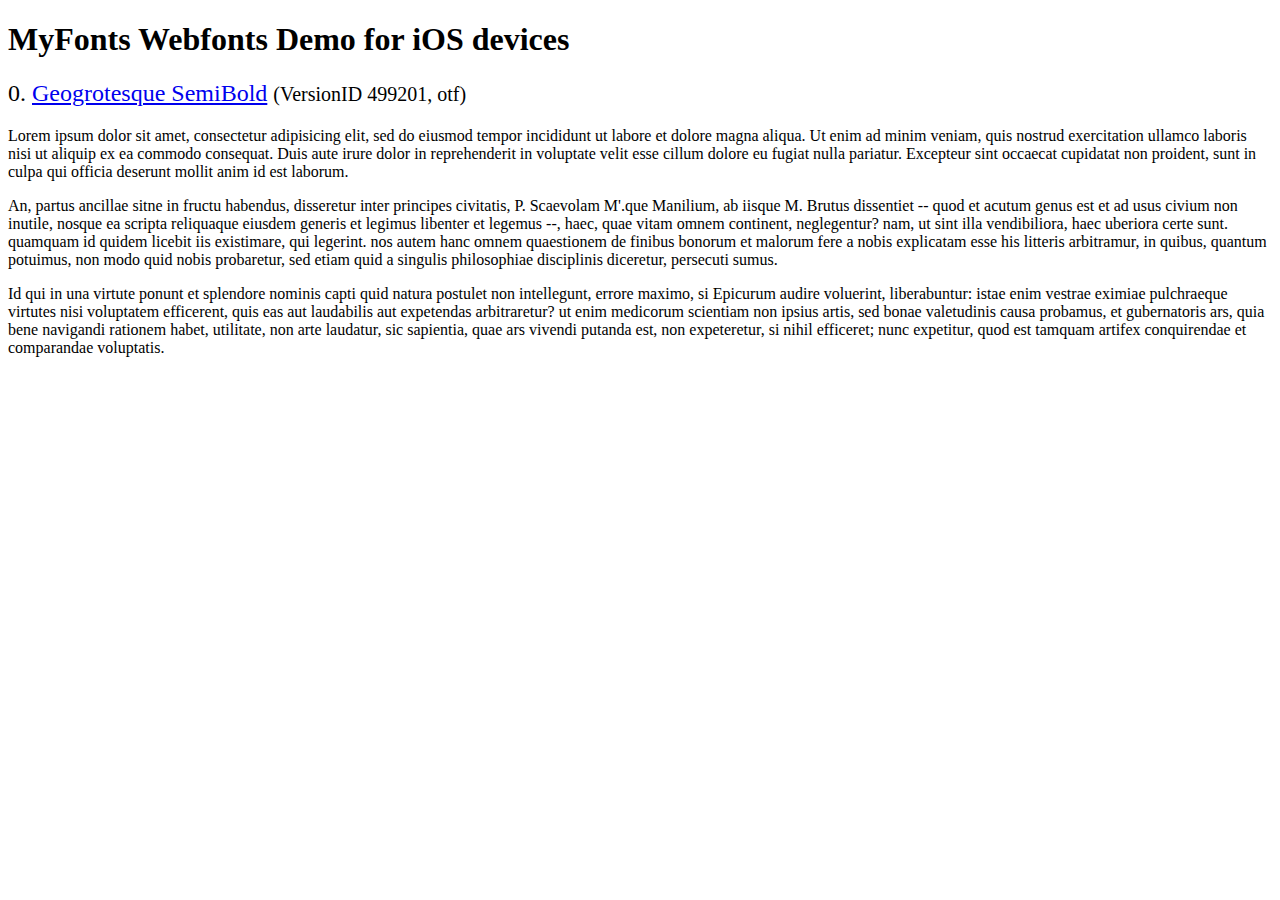
<file: html/assets/js/flexslider/demo/fonts/webfonts/geo-semibold/svg/index.html>
<!DOCTYPE html>
<html>
<head>
<title>MyFonts Webfonts Demo for iOS devices</title>
<meta http-equiv="content-type" content="text/html; charset=utf-8" />

<style type="text/css" media="all">

	h2 {
		 font-weight:normal;
	}

		
	@font-face {
		font-family:"Geogrotesque-SemiBold";
		src:url("style_169898.svg#Geogrotesque-SemiBold") format("svg");
	}
	
	.webfont_0 {
		font-family: Geogrotesque-SemiBold;
	}
		
</style>

</head>

<body>

<h1>MyFonts Webfonts Demo for iOS devices</h1>


<h2>0. <span class='webfont_0'><a href='http://new.myfonts.com/search/style::169898/'>Geogrotesque SemiBold</a></span>
<small>(VersionID 499201, otf)</small>
</h2>

<p class='webfont_0'>Lorem ipsum dolor sit amet, consectetur adipisicing elit, sed do eiusmod tempor incididunt ut labore et dolore magna aliqua. Ut enim ad minim veniam, quis nostrud exercitation ullamco laboris nisi ut aliquip ex ea commodo consequat. Duis aute irure dolor in reprehenderit in voluptate velit esse cillum dolore eu fugiat nulla pariatur. Excepteur sint occaecat cupidatat non proident, sunt in culpa qui officia deserunt mollit anim id est laborum.</p>

<p class='webfont_0'>An, partus ancillae sitne in fructu habendus, disseretur inter principes civitatis, P. Scaevolam M'.que Manilium, ab iisque M. Brutus dissentiet -- quod et acutum genus est et ad usus civium non inutile, nosque ea scripta reliquaque eiusdem generis et legimus libenter et legemus --, haec, quae vitam omnem continent, neglegentur? nam, ut sint illa vendibiliora, haec uberiora certe sunt. quamquam id quidem licebit iis existimare, qui legerint. nos autem hanc omnem quaestionem de finibus bonorum et malorum fere a nobis explicatam esse his litteris arbitramur, in quibus, quantum potuimus, non modo quid nobis probaretur, sed etiam quid a singulis philosophiae disciplinis diceretur, persecuti sumus.</p>

<p class='webfont_0'>Id qui in una virtute ponunt et splendore nominis capti quid natura postulet non intellegunt, errore maximo, si Epicurum audire voluerint, liberabuntur: istae enim vestrae eximiae pulchraeque virtutes nisi voluptatem efficerent, quis eas aut laudabilis aut expetendas arbitraretur? ut enim medicorum scientiam non ipsius artis, sed bonae valetudinis causa probamus, et gubernatoris ars, quia bene navigandi rationem habet, utilitate, non arte laudatur, sic sapientia, quae ars vivendi putanda est, non expeteretur, si nihil efficeret; nunc expetitur, quod est tamquam artifex conquirendae et comparandae voluptatis.</p>




</body>
</html>
</file>
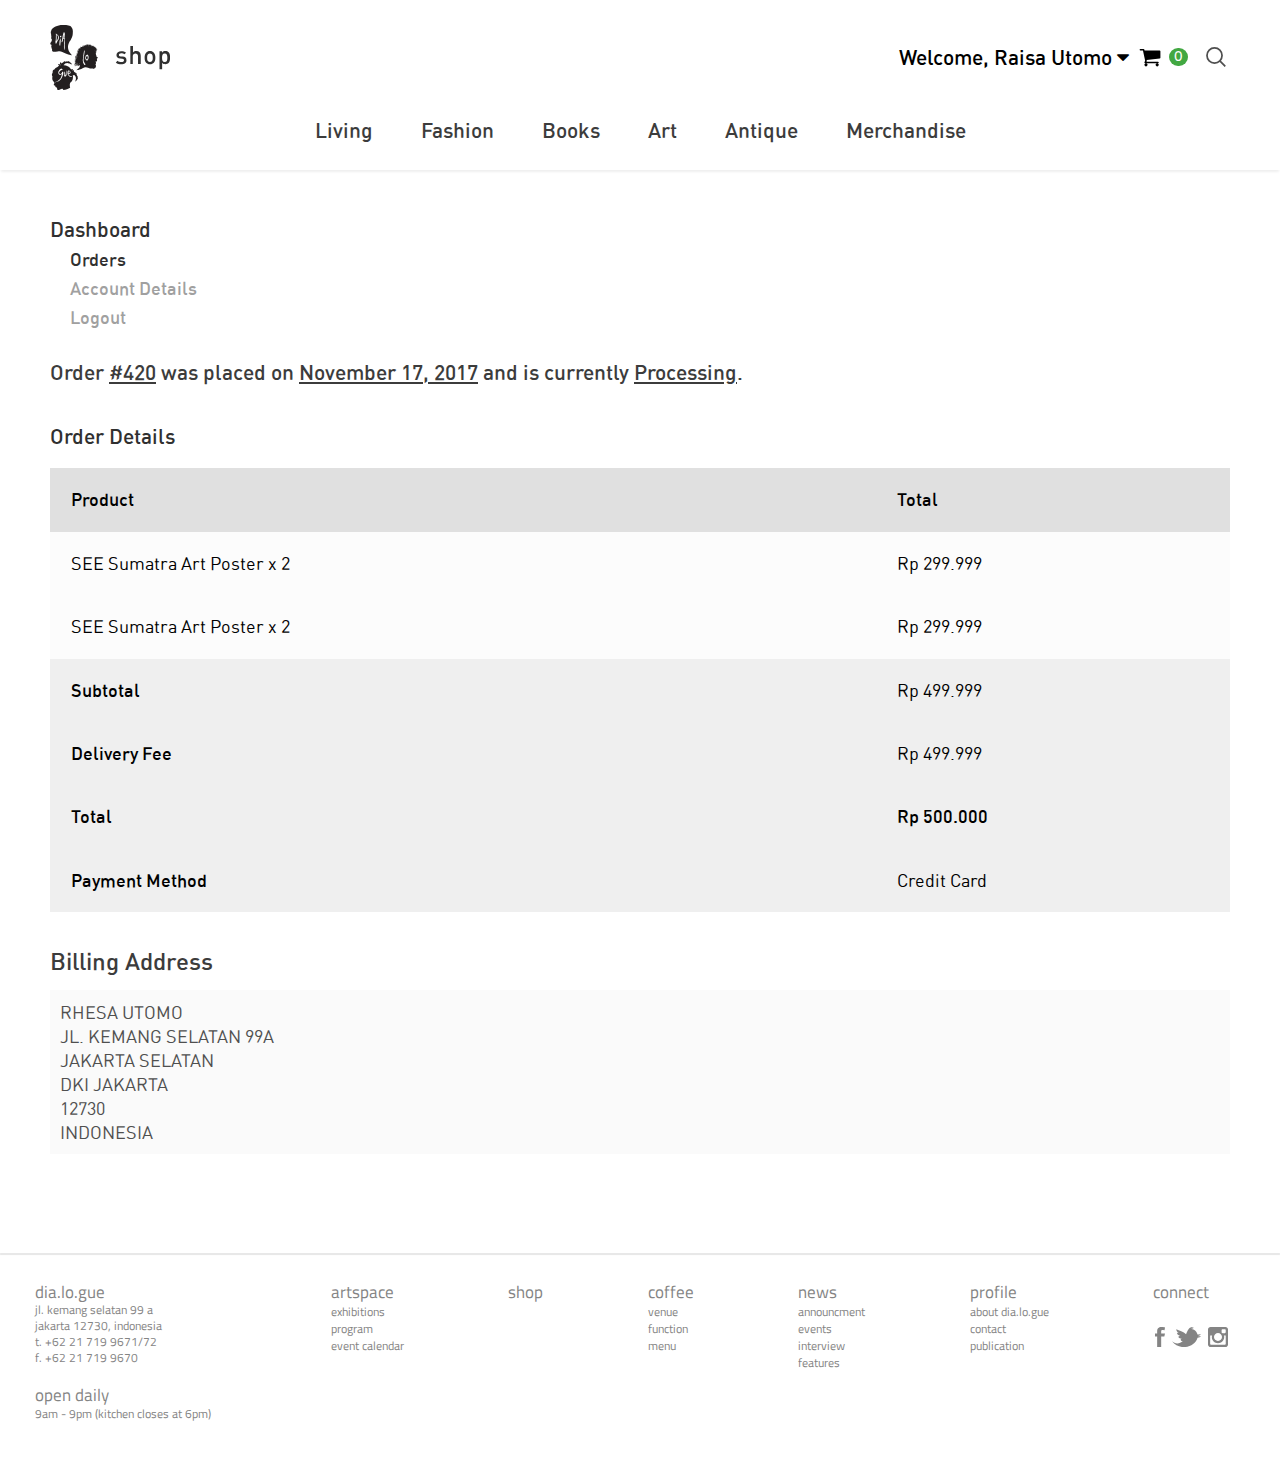
<file: html/account-2.html>
<!DOCTYPE html>
<html>
<head>
    <meta charset="utf-8">
    <meta http-equiv="x-ua-compatible" content="ie=edge">
    <title>Dialogue</title>
    <meta name="description" content="">
    <meta name="viewport" content="width=device-width, initial-scale=1">
    <link rel="stylesheet" href="assets/css/normal.css">
    
    <link rel="stylesheet" href="assets/js/OwlCarousel2-2.2.1/dist/assets/owl.carousel.min.css">
    <link rel="stylesheet" href="assets/js/OwlCarousel2-2.2.1/dist/assets/owl.theme.default.min.css">
    <link href="https://fonts.googleapis.com/css?family=Titillium+Web" rel="stylesheet">
    <link rel="stylesheet" href="assets/css/flexboxgrid.min.css">
    <link rel="stylesheet" href="assets/css/fontawesome/css/font-awesome.min.css">
    <link rel="stylesheet" href="assets/css/magnifier.css">
    <link rel="stylesheet" href="assets/js/featherlight/src/featherlight.css">
    <link rel="stylesheet" href="assets/css/main.css">
</head>
<body>
    <header class="collapsible bordered">
        <div class="container">
            <nav>
                <div class="nav-top nav-wrapper">
                    <div class="nav-left nav-util">
                        <a href="#" class="hamburger"> <img src="assets/img/hamburger.svg"> </a>
                        <a href="index.html"> <img id="logo" class="util-img" src="assets/img/logo.svg"> </a>
                    </div>
                    <div class="nav-right nav-util">
                        <div href="#" class="user-name rel"> 
                            Welcome, Raisa Utomo 
                            <i class="fa fa-caret-down" aria-hidden="true"></i> 
                            <div class="util-lg">
                                <a href="#"> Menu 1</a>
                                <a href="#"> Menu 2</a>
                                <a href="#"> Menu 3</a>
                                <a href="#"> Menu 4</a>
                            </div>
                        </div>
                        <a href="#" class="cart"> <img class="util-img" src="assets/img/cart.svg"> <span class="count-cart"> 0 </span></a>
                        <a href="#" class="rel search-btn"> 
                            <div class="search-bar">
                                <form action"#" id="search-form">
                                    <input type="text">
                                </form>
                            </div> 
                            <img class="util-img" src="assets/img/search.svg"> 
                        </a>
                    </div>
                </div>
                <div class="nav-bottom nav-wrapper">
                    <ul>
                        <li><a href="collapse.html">Living</a></li>
                        <li><a href="collapse.html">Fashion</a></li>
                        <li><a href="collapse.html">Books</a></li>
                        <li><a href="collapse.html">Art</a></li>
                        <li><a href="collapse.html">Antique</a></li>
                        <li><a href="collapse.html">Merchandise</a></li>
                    </ul>
                </div>
            </nav>
        </div>
    </header>

    <div class="main">
        <section>
            <div class="container">
                <div class="wrapper-account">
                    <div class="dashboard-account">
                        <ul> Dashboard
                            <li class="active"><a href="#">Orders</a></li>
                            <li><a href="#">Account Details</a></li>
                            <li><a href="#">Logout</a></li>
                        </ul>
                    </div>
                    <h2 class="notification-orders">
                    Order <a href="#">#420</a> was placed on <a href="#">November 17, 2017</a> and is currently <a href="#">Processing</a>. 
                    </h2>
                    <h2 class="header-dashboard">Order Details</h2>
                    <div class="wrapper-table-account">
                        <div class="row">
                            <div class="col-7 gray-2 table">
                                <span>Product</span>
                            </div>
                            <div class="col-3 gray-2 table">
                                <span>Total</span>
                            </div>

                             <div class="col-7 white table r">
                                <span>SEE Sumatra Art Poster  x <i>2</i></span>
                            </div>
                            <div class="col-3 white table r">
                                <span>Rp 299.999</span>
                            </div>

                             <div class="col-7 white table r">
                                <span>SEE Sumatra Art Poster  x <i>2</i></span>
                            </div>
                            <div class="col-3 white table r">
                                <span>Rp 299.999</span>
                            </div>

                            <div class="col-7 gray table">
                                <span>Subtotal</span>
                            </div>
                            <div class="col-3 gray table r">
                                <span>Rp 499.999</span>
                            </div>

                             <div class="col-7 gray table">
                                <span>Delivery Fee</span>
                            </div>
                            <div class="col-3 gray table r">
                                <span>Rp 499.999</span>
                            </div>

                            <div class="col-7 gray table">
                                <span>Total</span>
                            </div>
                            <div class="col-3 gray table">
                                <span>Rp 500.000</span>
                            </div>

                             <div class="col-7 gray table">
                                <span>Payment Method</span>
                            </div>
                            <div class="col-3 gray table r">
                                <span>Credit Card</span>
                            </div>
                       </div>
                    </div>

                    <div class="wrapper-billing-address">
                        <h2>Billing Address</h2>
                        <div class="row">
                            <div class="col-10">
                                <p>
                                RHESA UTOMO<br>
                                JL. KEMANG SELATAN 99A<br>
                                JAKARTA SELATAN<br>
                                DKI JAKARTA<br>
                                12730<br>
                                INDONESIA<br>
                                </p>
                            </div>
                        </div>
                    </div>
                </div>
            </div>
        </section>
        <div class="divider"></div>

        <footer>
            <div class="wrapper-footer">
                <div class="footer-address">
                    <h2>dia.lo.gue</h2>
                    <p>jl. kemang selatan 99 a<br>
                    jakarta 12730, indonesia<br>
                    t. +62 21 719 9671/72<br>
                    f. +62 21 719 9670</p>

                    <h2>open daily</h2>
                    <p>9am - 9pm (kitchen closes at 6pm)</p>
                </div>

                <ul class="wrapper-footer-link">
                    <li>artspace</li>
                    <li><a href="#">exhibitions</a></li>
                    <li><a href="#">program</a></li>
                    <li><a href="#">event calendar</a></li>
                </ul>

                <ul class="wrapper-footer-link">
                    <li>shop</li>
                </ul>

                <ul class="wrapper-footer-link">
                    <li>coffee</li>
                    <li><a href="#">venue</a></li>
                    <li><a href="#">function</a></li>
                    <li><a href="#">menu</a></li>
                </ul>

                <ul class="wrapper-footer-link">
                    <li>news</li>
                    <li><a href="#">announcment</a></li>
                    <li><a href="#">events</a></li>
                    <li><a href="#">interview</a></li>
                    <li><a href="#">features</a></li>
                </ul>

                <ul class="wrapper-footer-link">
                    <li>profile</li>
                    <li><a href="#">about dia.lo.gue</a></li>
                    <li><a href="#">contact</a></li>
                    <li><a href="#">publication</a></li>
                </ul>

                <ul class="wrapper-footer-link socmed-wrapper">
                    <li>connect</li>
                    <li class="socmed-icon"><a href="#"><img src="assets/img/fb.svg"></a> <a href="#"><img src="assets/img/tw.svg"></a> <a href="#"><img src="assets/img/ig.svg"></a></li>
                </ul>
            </div>

            <div class="nav-mobile">
                <button class="close-nav">x</button>
                <div class="top">
                    <h2>Hello Raisa</h2>
                    <div class="divider"></div>
                    <ul>
                        <li><a href="#">Menu 1</a></li>
                        <li><a href="#">Menu 2</a></li>
                        <li class="dropdown"> Menu Dropdown <i class="fa fa-caret-down" aria-hidden="true"></i>
                            <ul>
                                <li><a href="#">Dropdown 1</a></li>
                                <li><a href="#">Dropdown 2</a></li>
                            </ul>
                        </li>
                        <li><a href="#">Menu 3</a></li>
                        <li><a href="#">Menu 4</a></li>
                    </ul>
                </div>
            </div>

            <div class="modal">
                <div class="content-modal">
                    <div class="flex">
                        <div class="left-modal">
                            <div class="wrapper-img-modal">
                                <img class="img-modal" src="assets/img/cm.jpg">
                            </div>
                        </div>
                        <div class="right-modal">
                            <h2>Added to Cart <span><img src="assets/img/check.png"></span></h2>
                            <div class="wrapper-desc-modal">
                                <p class="header-desc-modal">Product:</p>
                                <p class="desc-modal">Traditional Themed Playing Cards with Bronzing Technique </p>
                            </div>
                            <div class="wrapper-desc-modal">
                                <p class="header-desc-modal">Options:</p>
                                <p class="desc-modal">Special Magenta Colour</p>
                            </div>
                            <div class="wrapper-desc-modal">
                                <p class="header-desc-modal">Quantity:</p>
                                <p class="desc-modal">5</p>
                            </div>
                            <div class="wrapper-desc-modal">
                                <p class="header-desc-modal">Total:</p>
                                <p class="desc-modal">Rp 1.495.000,00</p>
                            </div>
                            <div class="wrapper-btn-modal">
                                <a href="#">
                                    <button class="btn-gray btn-shopagain"> Shop Again </button>
                                </a>
                                <a href="checkout.html">
                                    <button class="btn-black"> View Cart </button>
                                </a>
                            </div>
                        </div>
                    </div>
                </div>
            </div>
        </footer>
    </div>
    <script type="text/javascript" src="assets/bower_components/jquery/dist/jquery.min.js"></script>
    <script type="text/javascript" src="assets/js/greensock-js/TweenMax.min.js"></script>
    <script type="text/javascript" src="assets/js/velocity.js"></script>
    <script type="text/javascript" src="assets/js/OwlCarousel2-2.2.1/dist/owl.carousel.min.js"></script>
    <script type="text/javascript" src="assets/js/event.js"></script>
    <script type="text/javascript" src="assets/js/magnifier.js"></script>
    <script type="text/javascript" src="assets/js/featherlight/src/featherlight.js"></script>
    
    <script type="text/javascript" src="assets/js/main.js"></script>
</body>
</html>
</file>
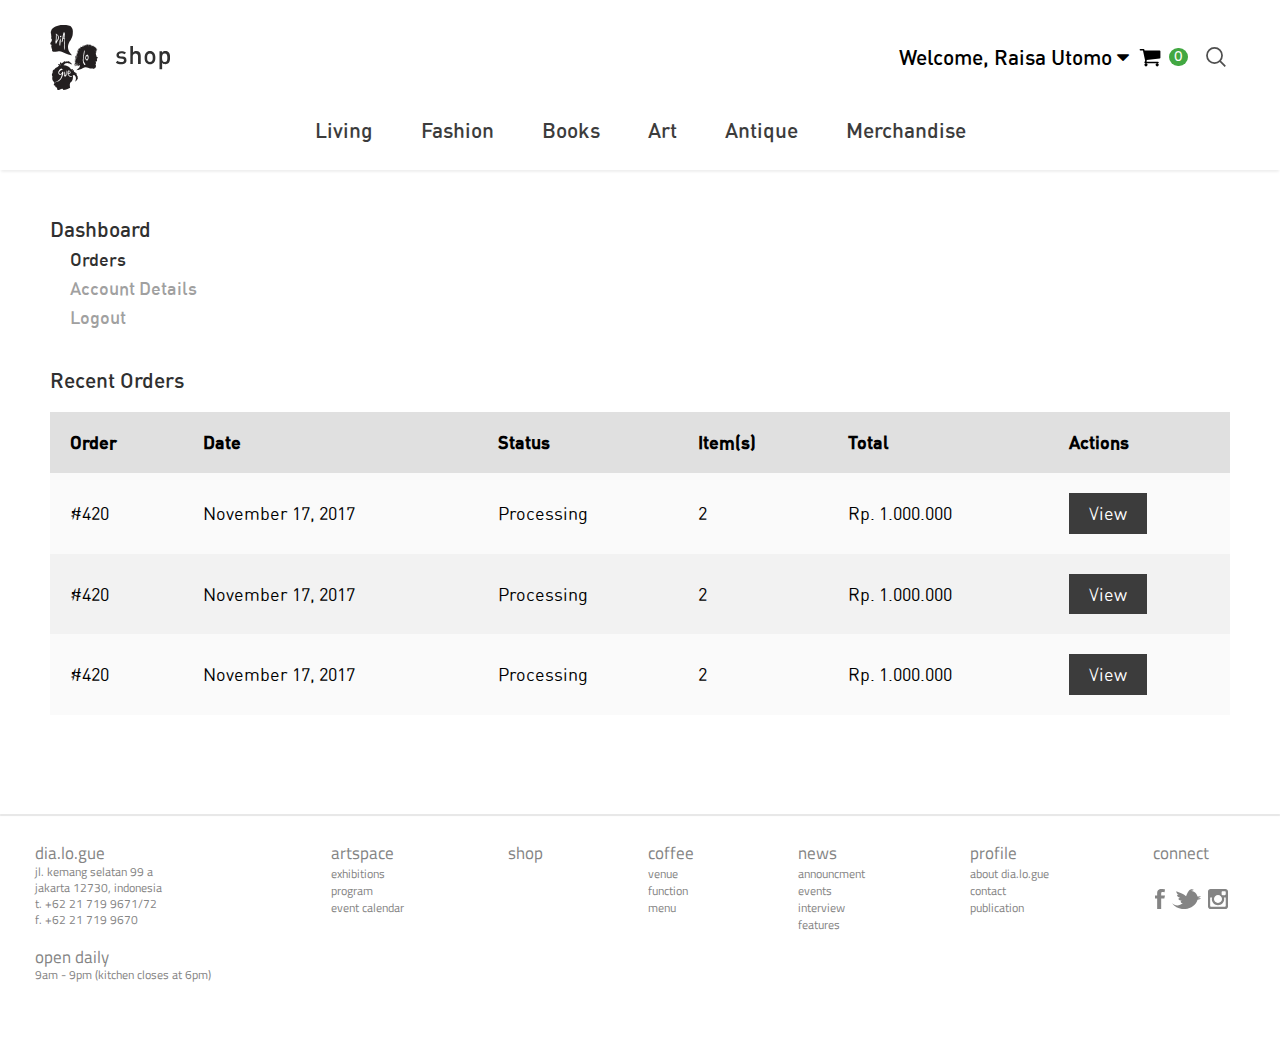
<file: html/account.html>
<!DOCTYPE html>
<html>
<head>
    <meta charset="utf-8">
    <meta http-equiv="x-ua-compatible" content="ie=edge">
    <title>Dialogue</title>
    <meta name="description" content="">
    <meta name="viewport" content="width=device-width, initial-scale=1">
    <link rel="stylesheet" href="assets/css/normal.css">
    
    <link rel="stylesheet" href="assets/js/OwlCarousel2-2.2.1/dist/assets/owl.carousel.min.css">
    <link rel="stylesheet" href="assets/js/OwlCarousel2-2.2.1/dist/assets/owl.theme.default.min.css">
    <link href="https://fonts.googleapis.com/css?family=Titillium+Web" rel="stylesheet">
    <link rel="stylesheet" href="assets/css/flexboxgrid.min.css">
    <link rel="stylesheet" href="assets/css/fontawesome/css/font-awesome.min.css">
    <link rel="stylesheet" href="assets/css/magnifier.css">
    <link rel="stylesheet" href="assets/js/featherlight/src/featherlight.css">
    <link rel="stylesheet" href="assets/css/main.css">
</head>
<body>
    <header class="collapsible bordered">
        <div class="container">
            <nav>
                <div class="nav-top nav-wrapper">
                    <div class="nav-left nav-util">
                        <a href="#" class="hamburger"> <img src="assets/img/hamburger.svg"> </a>
                        <a href="index.html"> <img id="logo" class="util-img" src="assets/img/logo.svg"> </a>
                    </div>
                    <div class="nav-right nav-util">
                        <div href="#" class="user-name rel"> 
                            Welcome, Raisa Utomo 
                            <i class="fa fa-caret-down" aria-hidden="true"></i> 
                            <div class="util-lg">
                                <a href="#"> Menu 1</a>
                                <a href="#"> Menu 2</a>
                                <a href="#"> Menu 3</a>
                                <a href="#"> Menu 4</a>
                            </div>
                        </div>
                        <a href="#" class="cart"> <img class="util-img" src="assets/img/cart.svg"> <span class="count-cart"> 0 </span></a>
                        <a href="#" class="rel search-btn"> 
                            <div class="search-bar">
                                <form action"#" id="search-form">
                                    <input type="text">
                                </form>
                            </div> 
                            <img class="util-img" src="assets/img/search.svg"> 
                        </a>
                    </div>
                </div>
                <div class="nav-bottom nav-wrapper">
                    <ul>
                        <li><a href="collapse.html">Living</a></li>
                        <li><a href="collapse.html">Fashion</a></li>
                        <li><a href="collapse.html">Books</a></li>
                        <li><a href="collapse.html">Art</a></li>
                        <li><a href="collapse.html">Antique</a></li>
                        <li><a href="collapse.html">Merchandise</a></li>
                    </ul>
                </div>
            </nav>
        </div>
    </header>

    <div class="main">
        <section>
            <div class="container">
                <div class="wrapper-account">
                    <div class="dashboard-account">
                        <ul> Dashboard
                            <li class="active"><a href="#">Orders</a></li>
                            <li><a href="#">Account Details</a></li>
                            <li><a href="#">Logout</a></li>
                        </ul>
                    </div>
                    
                    <h2 class="header-dashboard">Recent Orders</h2>
                    <div class="wrapper-table-account">
                        <table>
                            <thead>
                                <tr>
                                    <th>Order</th>
                                    <th>Date</th>
                                    <th>Status</th>
                                    <th>Item(s)</th>
                                    <th>Total</th>
                                    <th>Actions</th>
                                </tr>
                            </thead>
                            <tbody>
                                <tr>
                                    <td>#420</td>
                                    <td>November 17, 2017</td>
                                    <td>Processing</td>
                                    <td>2</td>
                                    <td>Rp. 1.000.000</td>
                                    <td><a href="#"><button class="view-order">View</button></a></td>
                                </tr>

                                <tr>
                                    <td>#420</td>
                                    <td>November 17, 2017</td>
                                    <td>Processing</td>
                                    <td>2</td>
                                    <td>Rp. 1.000.000</td>
                                    <td><a href="#"><button class="view-order">View</button></a></td>
                                </tr>

                                <tr>
                                    <td>#420</td>
                                    <td>November 17, 2017</td>
                                    <td>Processing</td>
                                    <td>2</td>
                                    <td>Rp. 1.000.000</td>
                                    <td><a href="#"><button class="view-order">View</button></a></td>
                                </tr>
                            </tbody>
                        </table>
                    </div>
                </div>
            </div>
        </section>
        <div class="divider"></div>

        <footer>
            <div class="wrapper-footer">
                <div class="footer-address">
                    <h2>dia.lo.gue</h2>
                    <p>jl. kemang selatan 99 a<br>
                    jakarta 12730, indonesia<br>
                    t. +62 21 719 9671/72<br>
                    f. +62 21 719 9670</p>

                    <h2>open daily</h2>
                    <p>9am - 9pm (kitchen closes at 6pm)</p>
                </div>

                <ul class="wrapper-footer-link">
                    <li>artspace</li>
                    <li><a href="#">exhibitions</a></li>
                    <li><a href="#">program</a></li>
                    <li><a href="#">event calendar</a></li>
                </ul>

                <ul class="wrapper-footer-link">
                    <li>shop</li>
                </ul>

                <ul class="wrapper-footer-link">
                    <li>coffee</li>
                    <li><a href="#">venue</a></li>
                    <li><a href="#">function</a></li>
                    <li><a href="#">menu</a></li>
                </ul>

                <ul class="wrapper-footer-link">
                    <li>news</li>
                    <li><a href="#">announcment</a></li>
                    <li><a href="#">events</a></li>
                    <li><a href="#">interview</a></li>
                    <li><a href="#">features</a></li>
                </ul>

                <ul class="wrapper-footer-link">
                    <li>profile</li>
                    <li><a href="#">about dia.lo.gue</a></li>
                    <li><a href="#">contact</a></li>
                    <li><a href="#">publication</a></li>
                </ul>

                <ul class="wrapper-footer-link socmed-wrapper">
                    <li>connect</li>
                    <li class="socmed-icon"><a href="#"><img src="assets/img/fb.svg"></a> <a href="#"><img src="assets/img/tw.svg"></a> <a href="#"><img src="assets/img/ig.svg"></a></li>
                </ul>
            </div>

            <div class="nav-mobile">
                <button class="close-nav">x</button>
                <div class="top">
                    <h2>Hello Raisa</h2>
                    <div class="divider"></div>
                    <ul>
                        <li><a href="#">Menu 1</a></li>
                        <li><a href="#">Menu 2</a></li>
                        <li class="dropdown"> Menu Dropdown <i class="fa fa-caret-down" aria-hidden="true"></i>
                            <ul>
                                <li><a href="#">Dropdown 1</a></li>
                                <li><a href="#">Dropdown 2</a></li>
                            </ul>
                        </li>
                        <li><a href="#">Menu 3</a></li>
                        <li><a href="#">Menu 4</a></li>
                    </ul>
                </div>
            </div>

            <div class="modal">
                <div class="content-modal">
                    <div class="flex">
                        <div class="left-modal">
                            <div class="wrapper-img-modal">
                                <img class="img-modal" src="assets/img/cm.jpg">
                            </div>
                        </div>
                        <div class="right-modal">
                            <h2>Added to Cart <span><img src="assets/img/check.png"></span></h2>
                            <div class="wrapper-desc-modal">
                                <p class="header-desc-modal">Product:</p>
                                <p class="desc-modal">Traditional Themed Playing Cards with Bronzing Technique </p>
                            </div>
                            <div class="wrapper-desc-modal">
                                <p class="header-desc-modal">Options:</p>
                                <p class="desc-modal">Special Magenta Colour</p>
                            </div>
                            <div class="wrapper-desc-modal">
                                <p class="header-desc-modal">Quantity:</p>
                                <p class="desc-modal">5</p>
                            </div>
                            <div class="wrapper-desc-modal">
                                <p class="header-desc-modal">Total:</p>
                                <p class="desc-modal">Rp 1.495.000,00</p>
                            </div>
                            <div class="wrapper-btn-modal">
                                <a href="#">
                                    <button class="btn-gray btn-shopagain"> Shop Again </button>
                                </a>
                                <a href="checkout.html">
                                    <button class="btn-black"> View Cart </button>
                                </a>
                            </div>
                        </div>
                    </div>
                </div>
            </div>
        </footer>
    </div>
    <script type="text/javascript" src="assets/bower_components/jquery/dist/jquery.min.js"></script>
    <script type="text/javascript" src="assets/js/greensock-js/TweenMax.min.js"></script>
    <script type="text/javascript" src="assets/js/velocity.js"></script>
    <script type="text/javascript" src="assets/js/OwlCarousel2-2.2.1/dist/owl.carousel.min.js"></script>
    <script type="text/javascript" src="assets/js/event.js"></script>
    <script type="text/javascript" src="assets/js/magnifier.js"></script>
    <script type="text/javascript" src="assets/js/featherlight/src/featherlight.js"></script>
    
    <script type="text/javascript" src="assets/js/main.js"></script>
</body>
</html>
</file>
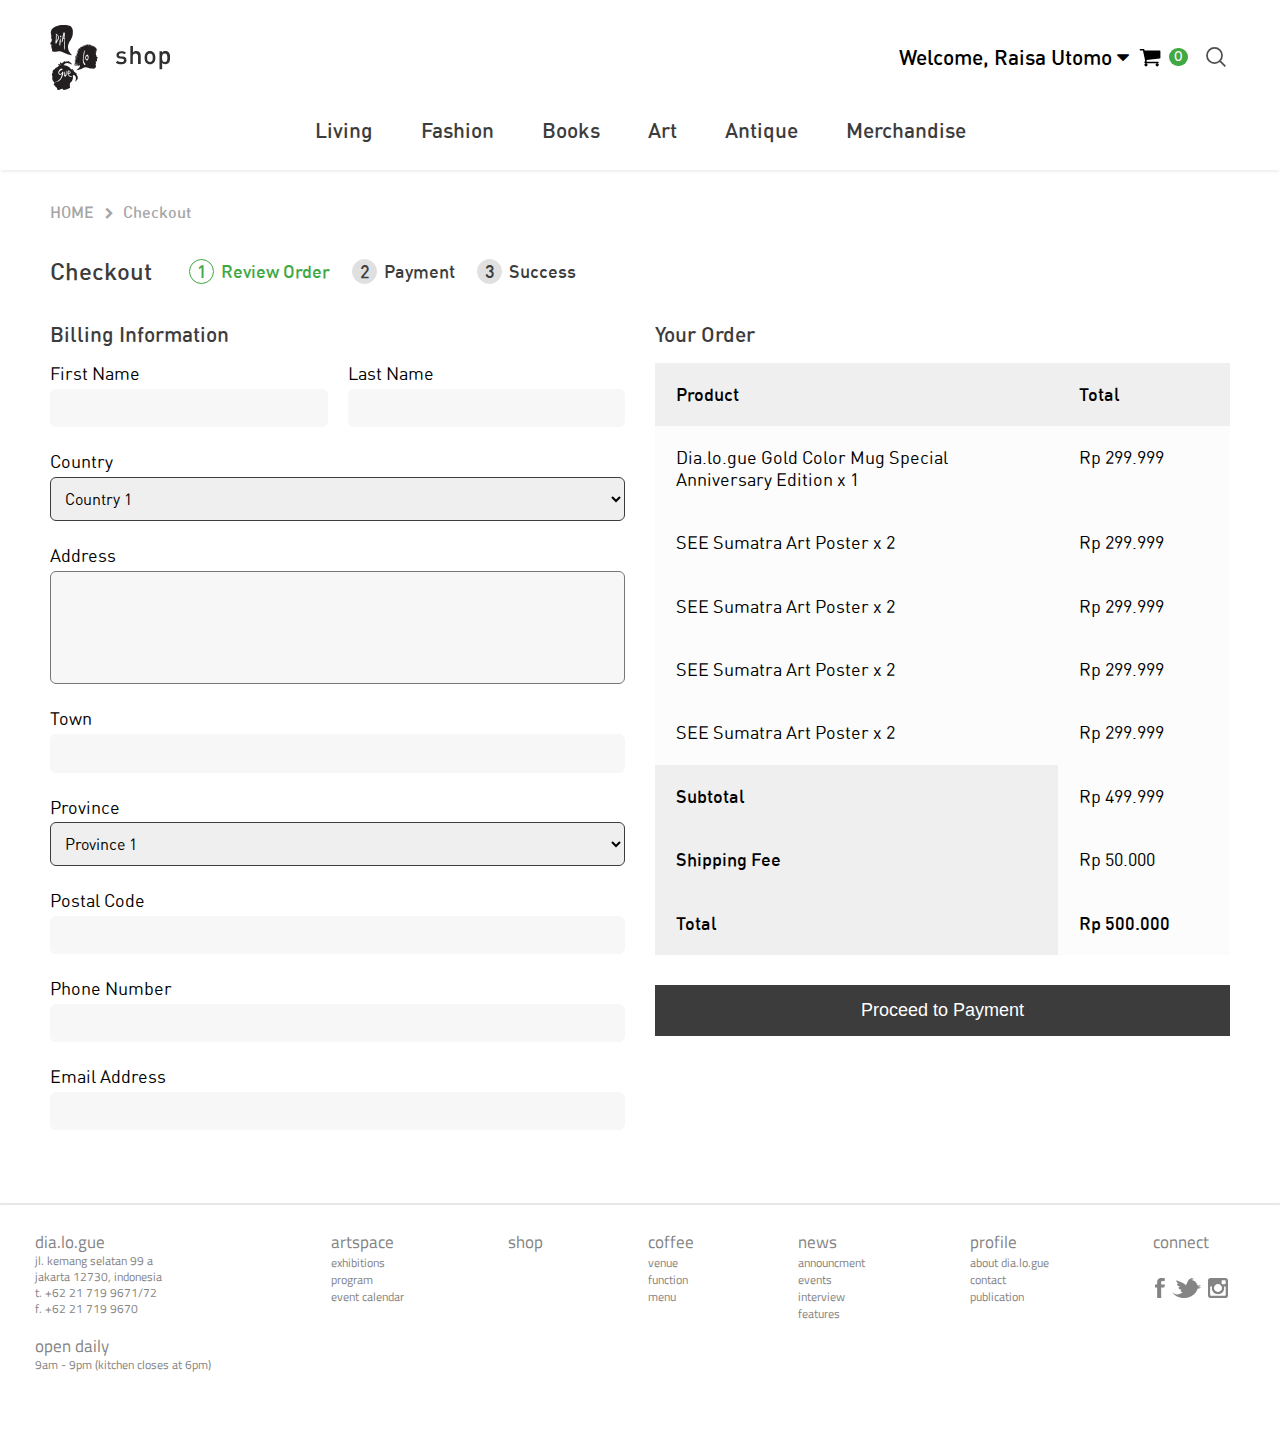
<file: html/checkout.html>
<!DOCTYPE html>
<html>
<head>
    <meta charset="utf-8">
    <meta http-equiv="x-ua-compatible" content="ie=edge">
    <title>Dialogue</title>
    <meta name="description" content="">
    <meta name="viewport" content="width=device-width, initial-scale=1">
    <link rel="stylesheet" href="assets/css/normal.css">
    
    <link rel="stylesheet" href="assets/js/OwlCarousel2-2.2.1/dist/assets/owl.carousel.min.css">
    <link rel="stylesheet" href="assets/js/OwlCarousel2-2.2.1/dist/assets/owl.theme.default.min.css">
    <link href="https://fonts.googleapis.com/css?family=Titillium+Web" rel="stylesheet">
    <link rel="stylesheet" href="assets/css/flexboxgrid.min.css">
    <link rel="stylesheet" href="assets/css/fontawesome/css/font-awesome.min.css">
    <link rel="stylesheet" href="assets/css/magnifier.css">
    <link rel="stylesheet" href="assets/js/featherlight/src/featherlight.css">
    <link rel="stylesheet" href="assets/css/main.css">
</head>
<body>
    <header class="collapsible bordered">
        <div class="container">
            <nav>
                <div class="nav-top nav-wrapper">
                    <div class="nav-left nav-util">
                        <a href="#" class="hamburger"> <img src="assets/img/hamburger.svg"> </a>
                        <a href="index.html"> <img id="logo" class="util-img" src="assets/img/logo.svg"> </a>
                    </div>
                    <div class="nav-right nav-util">
                        <div href="#" class="user-name rel"> 
                            Welcome, Raisa Utomo 
                            <i class="fa fa-caret-down" aria-hidden="true"></i> 
                            <div class="util-lg">
                                <a href="#"> Menu 1</a>
                                <a href="#"> Menu 2</a>
                                <a href="#"> Menu 3</a>
                                <a href="#"> Menu 4</a>
                            </div>
                        </div>
                        <a href="#" class="cart"> <img class="util-img" src="assets/img/cart.svg"> <span class="count-cart"> 0 </span></a>
                        <a href="#" class="rel search-btn"> 
                            <div class="search-bar">
                                <form action"#" id="search-form">
                                    <input type="text">
                                </form>
                            </div> 
                            <img class="util-img" src="assets/img/search.svg"> 
                        </a>
                    </div>
                </div>
                <div class="nav-bottom nav-wrapper">
                    <ul>
                        <li><a href="collapse.html">Living</a></li>
                        <li><a href="collapse.html">Fashion</a></li>
                        <li><a href="collapse.html">Books</a></li>
                        <li><a href="collapse.html">Art</a></li>
                        <li><a href="collapse.html">Antique</a></li>
                        <li><a href="collapse.html">Merchandise</a></li>
                    </ul>
                </div>
            </nav>
        </div>
    </header>

    <div class="main">
        <div class="wrapper-sitemap">
            <div class="container">
                <a href="#">HOME</a> <i class="fa fa-chevron-right" aria-hidden="true"></i> <a href="#">Checkout</a> 
            </div>
        </div>
        
        <section>
            <div class="container">
                <div class="checkout-status">
                    <h2>Checkout</h2>
                    <ul>
                        <li class="active"><a href="#"><span>1</span> Review Order</a></li>
                        <li><a href="#"><span>2</span> Payment</a></li>
                        <li><a href="#"><span>3</span> Success</a></li>
                    </ul>
                </div>

                <div class="billing-information">
                    <div class="left-billing">
                        <h2>Billing Information</h2>
                        <div class="row form-2">
                            <div class="col-5 flex-col flex">
                                <label>First Name</label>
                                <input type="text">
                            </div>
                            <div class="col-5 flex-col flex">
                                <label>Last Name</label>
                                <input type="text">
                            </div>
                        </div>

                        <div class="row form-1">
                            <div class="col-10 flex flex-col">
                                <label>Country</label>
                                <select>
                                    <option>Country 1</option>
                                    <option>Country 2</option>
                                </select>
                            </div>
                        </div>

                        <div class="row form-1">
                            <div class="col-10 flex flex-col">
                                <label>Address</label>
                                <textarea rows="5"> </textarea>
                            </div>
                        </div>

                        <div class="row form-1">
                            <div class="col-10 flex flex-col">
                                <label>Town</label>
                                <input type="text"> 
                            </div>
                        </div>

                        <div class="row form-1">
                            <div class="col-10 flex flex-col">
                                <label>Province</label>
                                <select>
                                    <option>Province 1</option>
                                    <option>Province 2</option>
                                </select>
                            </div>
                        </div>

                        <div class="row form-1">
                            <div class="col-10 flex flex-col">
                                <label>Postal Code</label>
                                <input type="text"> 
                            </div>
                        </div>

                        <div class="row form-1">
                            <div class="col-10 flex flex-col">
                                <label>Phone Number</label>
                                <input type="number"> 
                            </div>
                        </div>

                        <div class="row form-1">
                            <div class="col-10 flex flex-col">
                                <label>Email Address</label>
                                <input type="email"> 
                            </div>
                        </div>
                    </div>
                    <div class="right-billing">
                       <h2>Your Order</h2>

                       <div class="row">
                            <div class="col-7 gray table">
                                <span>Product</span>
                            </div>
                            <div class="col-3 gray table">
                                <span>Total</span>
                            </div>
                            <div class="col-7 white table r">
                                <span>Dia.lo.gue Gold Color Mug Special Anniversary Edition  x <i>1</i></span>
                            </div>
                            <div class="col-3 white table r">
                                <span>Rp 299.999</span>
                            </div>

                            <div class="col-7 white table r">
                                <span>SEE Sumatra Art Poster  x <i>2</i></span>
                            </div>
                            <div class="col-3 white table r">
                                <span>Rp 299.999</span>
                            </div>

                             <div class="col-7 white table r">
                                <span>SEE Sumatra Art Poster  x <i>2</i></span>
                            </div>
                            <div class="col-3 white table r">
                                <span>Rp 299.999</span>
                            </div>

                             <div class="col-7 white table r">
                                <span>SEE Sumatra Art Poster  x <i>2</i></span>
                            </div>
                            <div class="col-3 white table r">
                                <span>Rp 299.999</span>
                            </div>

                             <div class="col-7 white table r">
                                <span>SEE Sumatra Art Poster  x <i>2</i></span>
                            </div>
                            <div class="col-3 white table r">
                                <span>Rp 299.999</span>
                            </div>

                            <div class="col-7 gray table">
                                <span>Subtotal</span>
                            </div>
                            <div class="col-3 white table r">
                                <span>Rp 499.999</span>
                            </div>

                            <div class="col-7 gray table">
                                <span>Shipping Fee</span>
                            </div>
                            <div class="col-3 white table r">
                                <span>Rp 50.000</span>
                            </div>

                            <div class="col-7 gray table">
                                <span>Total</span>
                            </div>
                            <div class="col-3 white table">
                                <span>Rp 500.000</span>
                            </div>

                            <div class="col-10 wrapper-btn-modal">
                                <a href="#" class="col-10">
                                    <button class="btn-black proceed-btn">
                                        Proceed to Payment
                                    </button>
                                </a>
                            </div>

                       </div>
                    </div>
                </div>
            </div>
        </section>
        
        <div class="divider"></div>

        <footer>
            <div class="wrapper-footer">
                <div class="footer-address">
                    <h2>dia.lo.gue</h2>
                    <p>jl. kemang selatan 99 a<br>
                    jakarta 12730, indonesia<br>
                    t. +62 21 719 9671/72<br>
                    f. +62 21 719 9670</p>

                    <h2>open daily</h2>
                    <p>9am - 9pm (kitchen closes at 6pm)</p>
                </div>

                <ul class="wrapper-footer-link">
                    <li>artspace</li>
                    <li><a href="#">exhibitions</a></li>
                    <li><a href="#">program</a></li>
                    <li><a href="#">event calendar</a></li>
                </ul>

                <ul class="wrapper-footer-link">
                    <li>shop</li>
                </ul>

                <ul class="wrapper-footer-link">
                    <li>coffee</li>
                    <li><a href="#">venue</a></li>
                    <li><a href="#">function</a></li>
                    <li><a href="#">menu</a></li>
                </ul>

                <ul class="wrapper-footer-link">
                    <li>news</li>
                    <li><a href="#">announcment</a></li>
                    <li><a href="#">events</a></li>
                    <li><a href="#">interview</a></li>
                    <li><a href="#">features</a></li>
                </ul>

                <ul class="wrapper-footer-link">
                    <li>profile</li>
                    <li><a href="#">about dia.lo.gue</a></li>
                    <li><a href="#">contact</a></li>
                    <li><a href="#">publication</a></li>
                </ul>

                <ul class="wrapper-footer-link socmed-wrapper">
                    <li>connect</li>
                    <li class="socmed-icon"><a href="#"><img src="assets/img/fb.svg"></a> <a href="#"><img src="assets/img/tw.svg"></a> <a href="#"><img src="assets/img/ig.svg"></a></li>
                </ul>
            </div>

            <div class="nav-mobile">
                <button class="close-nav">x</button>
                <div class="top">
                    <h2>Hello Raisa</h2>
                    <div class="divider"></div>
                    <ul>
                        <li><a href="#">Menu 1</a></li>
                        <li><a href="#">Menu 2</a></li>
                        <li class="dropdown"> Menu Dropdown <i class="fa fa-caret-down" aria-hidden="true"></i>
                            <ul>
                                <li><a href="#">Dropdown 1</a></li>
                                <li><a href="#">Dropdown 2</a></li>
                            </ul>
                        </li>
                        <li><a href="#">Menu 3</a></li>
                        <li><a href="#">Menu 4</a></li>
                    </ul>
                </div>
            </div>

            <div class="modal">
                <div class="content-modal">
                    <div class="flex">
                        <div class="left-modal">
                            <div class="wrapper-img-modal">
                                <img class="img-modal" src="assets/img/cm.jpg">
                            </div>
                        </div>
                        <div class="right-modal">
                            <h2>Added to Cart <span><img src="assets/img/check.png"></span></h2>
                            <div class="wrapper-desc-modal">
                                <p class="header-desc-modal">Product:</p>
                                <p class="desc-modal">Traditional Themed Playing Cards with Bronzing Technique </p>
                            </div>
                            <div class="wrapper-desc-modal">
                                <p class="header-desc-modal">Options:</p>
                                <p class="desc-modal">Special Magenta Colour</p>
                            </div>
                            <div class="wrapper-desc-modal">
                                <p class="header-desc-modal">Quantity:</p>
                                <p class="desc-modal">5</p>
                            </div>
                            <div class="wrapper-desc-modal">
                                <p class="header-desc-modal">Total:</p>
                                <p class="desc-modal">Rp 1.495.000,00</p>
                            </div>
                            <div class="wrapper-btn-modal">
                                <button class="btn-gray btn-shopagain"> Shop Again </button>
                                <button class="btn-black"> View Cart </button>
                            </div>
                        </div>
                    </div>
                </div>
            </div>
        </footer>
    </div>
    <script type="text/javascript" src="assets/bower_components/jquery/dist/jquery.min.js"></script>
    <script type="text/javascript" src="assets/js/greensock-js/TweenMax.min.js"></script>
    <script type="text/javascript" src="assets/js/velocity.js"></script>
    <script type="text/javascript" src="assets/js/OwlCarousel2-2.2.1/dist/owl.carousel.min.js"></script>
    <script type="text/javascript" src="assets/js/event.js"></script>
    <script type="text/javascript" src="assets/js/magnifier.js"></script>
    <script type="text/javascript" src="assets/js/featherlight/src/featherlight.js"></script>
    
    <script type="text/javascript" src="assets/js/main.js"></script>
</body>
</html>
</file>
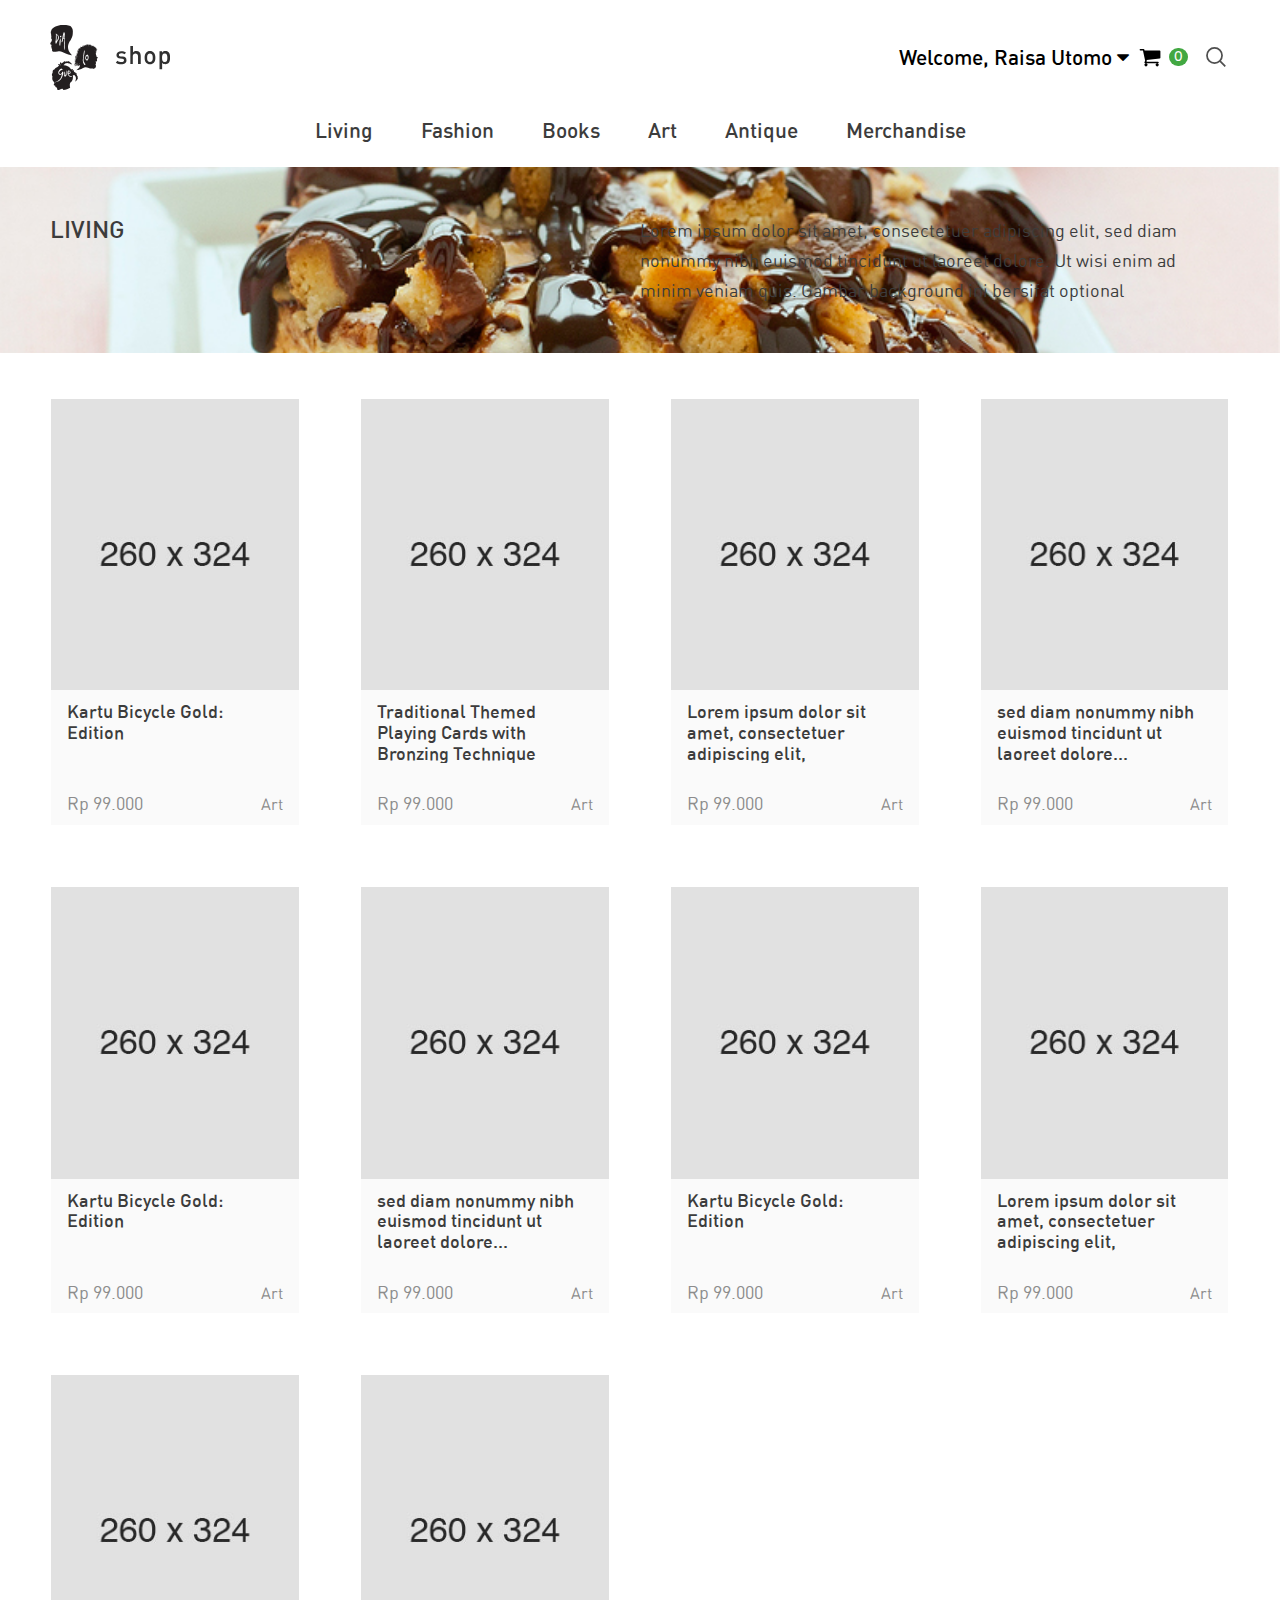
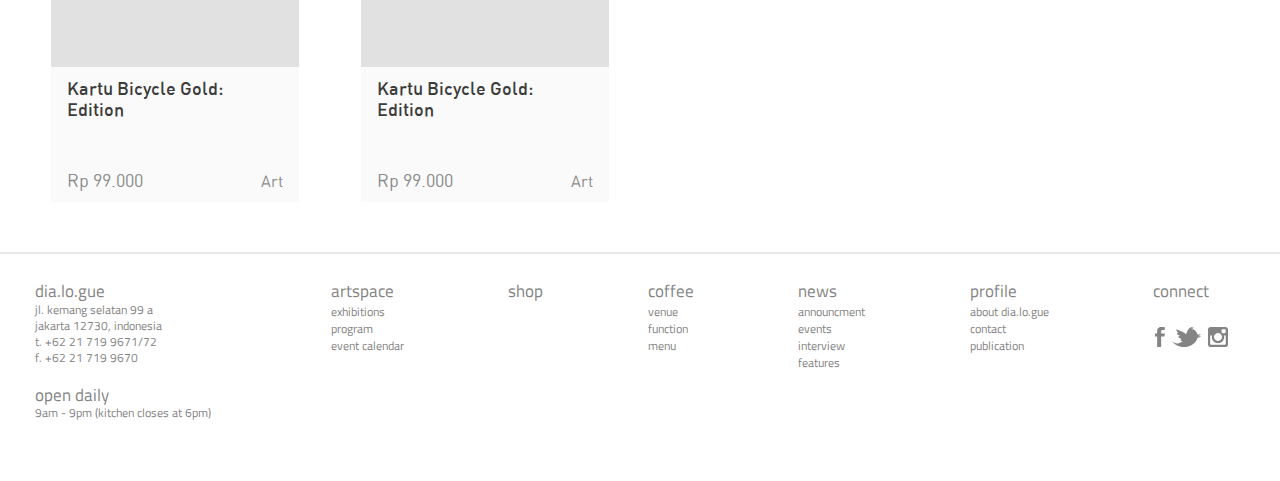
<file: html/collapse.html>
<!DOCTYPE html>
<html>
<head>
    <meta charset="utf-8">
    <meta http-equiv="x-ua-compatible" content="ie=edge">
    <title>Dialogue</title>
    <meta name="description" content="">
    <meta name="viewport" content="width=device-width, initial-scale=1">
    <link rel="stylesheet" href="assets/css/normal.css">
    
    <link rel="stylesheet" href="assets/js/OwlCarousel2-2.2.1/dist/assets/owl.carousel.min.css">
    <link rel="stylesheet" href="assets/js/OwlCarousel2-2.2.1/dist/assets/owl.theme.default.min.css">
    <link href="https://fonts.googleapis.com/css?family=Titillium+Web" rel="stylesheet">
    <link rel="stylesheet" href="assets/css/flexboxgrid.min.css">
    <link rel="stylesheet" href="assets/css/fontawesome/css/font-awesome.min.css">
    <link rel="stylesheet" href="assets/css/magnifier.css">
    <link rel="stylesheet" href="assets/js/featherlight/src/featherlight.css">
    <link rel="stylesheet" href="assets/css/main.css">
</head>
<body>
     <header class="collapsible bordered">
        <div class="container">
            <nav>
                <div class="nav-top nav-wrapper">
                    <div class="nav-left nav-util">
                        <a href="#" class="hamburger"> <img src="assets/img/hamburger.svg"> </a>
                        <a href="index.html"> <img id="logo" class="util-img" src="assets/img/logo.svg"> </a>
                    </div>

                    <div class="nav-right nav-util">
                        <div href="#" class="user-name rel"> 
                            Welcome, Raisa Utomo 
                            <i class="fa fa-caret-down" aria-hidden="true"></i> 
                            <div class="util-lg">
                                <a href="#"> Menu 1</a>
                                <a href="#"> Menu 2</a>
                                <a href="#"> Menu 3</a>
                                <a href="#"> Menu 4</a>
                            </div>
                        </div>
                        <a href="#" class="cart"> <img class="util-img" src="assets/img/cart.svg"> <span class="count-cart"> 0 </span></a>
                        <a href="#" class="rel search-btn"> 
                            <div class="search-bar">
                                <form action"#" id="search-form">
                                    <input type="text">
                                </form>
                            </div> 
                            <img class="util-img" src="assets/img/search.svg"> 
                        </a>
                    </div>
                </div>
                <div class="nav-bottom nav-wrapper">
                    <ul>
                        <li><a href="collapse.html">Living</a></li>
                        <li><a href="collapse.html">Fashion</a></li>
                        <li><a href="collapse.html">Books</a></li>
                        <li><a href="collapse.html">Art</a></li>
                        <li><a href="collapse.html">Antique</a></li>
                        <li><a href="collapse.html">Merchandise</a></li>
                    </ul>
                </div>
            </nav>
        </div>
    </header>

    <div class="main">
        <section class="hero">
            <div class="hero-container">
                <div class="wrapper-img-hero">
                    <img src="assets/img/slide2.jpg">
                </div>
                <div class="container">
                    <div class="hero-header">
                        <h2>LIVING</h2>
                    </div>
                    <div class="hero-desc">
                        <p>
                             Lorem ipsum dolor sit amet, consectetuer adipiscing elit, sed diam nonummy nibh euismod tincidunt ut laoreet dolore. Ut wisi enim ad minim veniam quis. Gambar background ini bersifat optional
                        </p>
                    </div>
                </div>
            </div>
        </section>

        <section>
            <div class="container">
                <div class="wrapper-collection">
                    <div class="item-collections">
                        <a href="single.html" rel="TEST">
                            <div class="preview-item">
                                <div>
                                    <img src="assets/img/gray.jpg" />
                                </div>
                            </div>

                            <div class="desc-collections">
                                <div class="link-collections">
                                    <h2 href="single.html">Kartu Bicycle Gold: Edition</h2> 
                                    <p class="desc-product"> Lorem ipsum dolor sit amet, consectetuer adipiscing elit, sed diam nonummy nibh euismod tincidunt ut laoreet dolore... </p>
                                </div>
                                <div class="desc-prices">
                                    <span>Rp 99.000</span> <a href="single.html">Art</a>
                                </div>
                           </div>
                        </a>
                    </div>

                    <div class="item-collections">
                        <a href="single.html" rel="TEST">
                            <div class="preview-item">
                                <div>
                                    <img src="assets/img/gray.jpg" />
                                </div>
                            </div>

                            <div class="desc-collections">
                                <div class="link-collections">
                                    <h2 href="single.html">Traditional Themed Playing Cards with
                    Bronzing Technique </h2> 
                                    <p class="desc-product"> Lorem ipsum dolor sit amet, consectetuer adipiscing elit, sed diam nonummy nibh euismod tincidunt ut laoreet dolore... </p>
                                </div>
                                <div class="desc-prices">
                                    <span>Rp 99.000</span> <a href="single.html">Art</a>
                                </div>
                           </div>
                        </a>
                    </div>

                    <div class="item-collections">
                        <a href="single.html" rel="TEST">
                            <div class="preview-item">
                                <div>
                                    <img src="assets/img/gray.jpg" />
                                </div>
                            </div>

                            <div class="desc-collections">
                                <div class="link-collections">
                                    <h2 href="single.html">Lorem ipsum dolor sit amet, consectetuer adipiscing elit,</h2> 
                                    <p class="desc-product"> Lorem ipsum dolor sit amet, consectetuer adipiscing elit, sed diam nonummy nibh euismod tincidunt ut laoreet dolore... </p>
                                </div>
                                <div class="desc-prices">
                                    <span>Rp 99.000</span> <a href="single.html">Art</a>
                                </div>
                           </div>
                        </a>
                    </div>

                    <div class="item-collections">
                        <a href="single.html" rel="TEST">
                            <div class="preview-item">
                                <div>
                                    <img src="assets/img/gray.jpg" />
                                </div>
                            </div>

                            <div class="desc-collections">
                                <div class="link-collections">
                                    <h2 href="single.html">sed diam nonummy nibh euismod tincidunt ut laoreet dolore...</h2> 
                                    <p class="desc-product"> Lorem ipsum dolor sit amet, consectetuer adipiscing elit, sed diam nonummy nibh euismod tincidunt ut laoreet dolore... </p>
                                </div>
                                <div class="desc-prices">
                                    <span>Rp 99.000</span> <a href="single.html">Art</a>
                                </div>
                           </div>
                        </a>
                    </div>

                    <div class="item-collections">
                        <a href="single.html" rel="TEST">
                            <div class="preview-item">
                                <div>
                                    <img src="assets/img/gray.jpg" />
                                </div>
                            </div>

                            <div class="desc-collections">
                                <div class="link-collections">
                                    <h2 href="single.html">Kartu Bicycle Gold: Edition</h2> 
                                    <p class="desc-product"> Lorem ipsum dolor sit amet, consectetuer adipiscing elit, sed diam nonummy nibh euismod tincidunt ut laoreet dolore... </p>
                                </div>
                                <div class="desc-prices">
                                    <span>Rp 99.000</span> <a href="single.html">Art</a>
                                </div>
                           </div>
                        </a>
                    </div>

                    <div class="item-collections">
                        <a href="single.html" rel="TEST">
                            <div class="preview-item">
                                <div>
                                    <img src="assets/img/gray.jpg" />
                                </div>
                            </div>

                            <div class="desc-collections">
                                <div class="link-collections">
                                    <h2 href="single.html">sed diam nonummy nibh euismod tincidunt ut laoreet dolore...</h2> 
                                    <p class="desc-product"> Lorem ipsum dolor sit amet, consectetuer adipiscing elit, sed diam nonummy nibh euismod tincidunt ut laoreet dolore... </p>
                                </div>
                                <div class="desc-prices">
                                    <span>Rp 99.000</span> <a href="single.html">Art</a>
                                </div>
                           </div>
                        </a>
                    </div>

                    <div class="item-collections">
                        <a href="single.html" rel="TEST">
                            <div class="preview-item">
                                <div>
                                    <img src="assets/img/gray.jpg" />
                                </div>
                            </div>

                            <div class="desc-collections">
                                <div class="link-collections">
                                    <h2 href="single.html">Kartu Bicycle Gold: Edition</h2> 
                                    <p class="desc-product"> Lorem ipsum dolor sit amet, consectetuer adipiscing elit, sed diam nonummy nibh euismod tincidunt ut laoreet dolore... </p>
                                </div>
                                <div class="desc-prices">
                                    <span>Rp 99.000</span> <a href="single.html">Art</a>
                                </div>
                           </div>
                        </a>
                    </div>

                    <div class="item-collections">
                        <a href="single.html" rel="TEST">
                            <div class="preview-item">
                                <div>
                                    <img src="assets/img/gray.jpg" />
                                </div>
                            </div>

                            <div class="desc-collections">
                                <div class="link-collections">
                                    <h2 href="single.html">Lorem ipsum dolor sit amet, consectetuer adipiscing elit,</h2> 
                                    <p class="desc-product"> Lorem ipsum dolor sit amet, consectetuer adipiscing elit, sed diam nonummy nibh euismod tincidunt ut laoreet dolore... </p>
                                </div>
                                <div class="desc-prices">
                                    <span>Rp 99.000</span> <a href="single.html">Art</a>
                                </div>
                           </div>
                        </a>
                    </div>

                    <div class="item-collections">
                        <a href="single.html" rel="TEST">
                            <div class="preview-item">
                                <div>
                                    <img src="assets/img/gray.jpg" />
                                </div>
                            </div>

                            <div class="desc-collections">
                                <div class="link-collections">
                                    <h2 href="single.html">Kartu Bicycle Gold: Edition</h2> 
                                    <p class="desc-product"> Lorem ipsum dolor sit amet, consectetuer adipiscing elit, sed diam nonummy nibh euismod tincidunt ut laoreet dolore... </p>
                                </div>
                                <div class="desc-prices">
                                    <span>Rp 99.000</span> <a href="single.html">Art</a>
                                </div>
                           </div>
                        </a>
                    </div>

                    <div class="item-collections">
                        <a href="single.html" rel="TEST">
                            <div class="preview-item">
                                <div>
                                    <img src="assets/img/gray.jpg" />
                                </div>
                            </div>

                            <div class="desc-collections">
                                <div class="link-collections">
                                    <h2 href="single.html">Kartu Bicycle Gold: Edition</h2> 
                                    <p class="desc-product"> Lorem ipsum dolor sit amet, consectetuer adipiscing elit, sed diam nonummy nibh euismod tincidunt ut laoreet dolore... </p>
                                </div>
                                <div class="desc-prices">
                                    <span>Rp 99.000</span> <a href="single.html">Art</a>
                                </div>
                           </div>
                        </a>
                    </div>
                </div>
            </div>
        </section>

        <div class="divider"></div>

        <footer>
            <div class="wrapper-footer">
                <div class="footer-address">
                    <h2>dia.lo.gue</h2>
                    <p>jl. kemang selatan 99 a<br>
                    jakarta 12730, indonesia<br>
                    t. +62 21 719 9671/72<br>
                    f. +62 21 719 9670</p>

                    <h2>open daily</h2>
                    <p>9am - 9pm (kitchen closes at 6pm)</p>
                </div>

                <ul class="wrapper-footer-link">
                    <li>artspace</li>
                    <li><a href="#">exhibitions</a></li>
                    <li><a href="#">program</a></li>
                    <li><a href="#">event calendar</a></li>
                </ul>

                <ul class="wrapper-footer-link">
                    <li>shop</li>
                </ul>

                <ul class="wrapper-footer-link">
                    <li>coffee</li>
                    <li><a href="#">venue</a></li>
                    <li><a href="#">function</a></li>
                    <li><a href="#">menu</a></li>
                </ul>

                <ul class="wrapper-footer-link">
                    <li>news</li>
                    <li><a href="#">announcment</a></li>
                    <li><a href="#">events</a></li>
                    <li><a href="#">interview</a></li>
                    <li><a href="#">features</a></li>
                </ul>

                <ul class="wrapper-footer-link">
                    <li>profile</li>
                    <li><a href="#">about dia.lo.gue</a></li>
                    <li><a href="#">contact</a></li>
                    <li><a href="#">publication</a></li>
                </ul>

                <ul class="wrapper-footer-link socmed-wrapper">
                    <li>connect</li>
                    <li class="socmed-icon"><a href="#"><img src="assets/img/fb.svg"></a> <a href="#"><img src="assets/img/tw.svg"></a> <a href="#"><img src="assets/img/ig.svg"></a></li>
                </ul>
            </div>

            <div class="nav-mobile">
                <button class="close-nav">x</button>
                <div class="top">
                    <h2>Hello Raisa</h2>
                    <div class="divider"></div>
                    <ul>
                        <li><a href="#">Menu 1</a></li>
                        <li><a href="#">Menu 2</a></li>
                        <li class="dropdown"> Menu Dropdown <i class="fa fa-caret-down" aria-hidden="true"></i>
                            <ul>
                                <li><a href="#">Dropdown 1</a></li>
                                <li><a href="#">Dropdown 2</a></li>
                            </ul>
                        </li>
                        <li><a href="#">Menu 3</a></li>
                        <li><a href="#">Menu 4</a></li>
                    </ul>
                </div>
            </div>

            
        </footer>
    </div>
    <script type="text/javascript" src="assets/bower_components/jquery/dist/jquery.min.js"></script>
    <script type="text/javascript" src="assets/js/greensock-js/TweenMax.min.js"></script>
    <script type="text/javascript" src="assets/js/velocity.js"></script>
    <script type="text/javascript" src="assets/js/OwlCarousel2-2.2.1/dist/owl.carousel.min.js"></script>
    <script type="text/javascript" src="assets/js/main.js"></script>
</body>
</html>
</file>
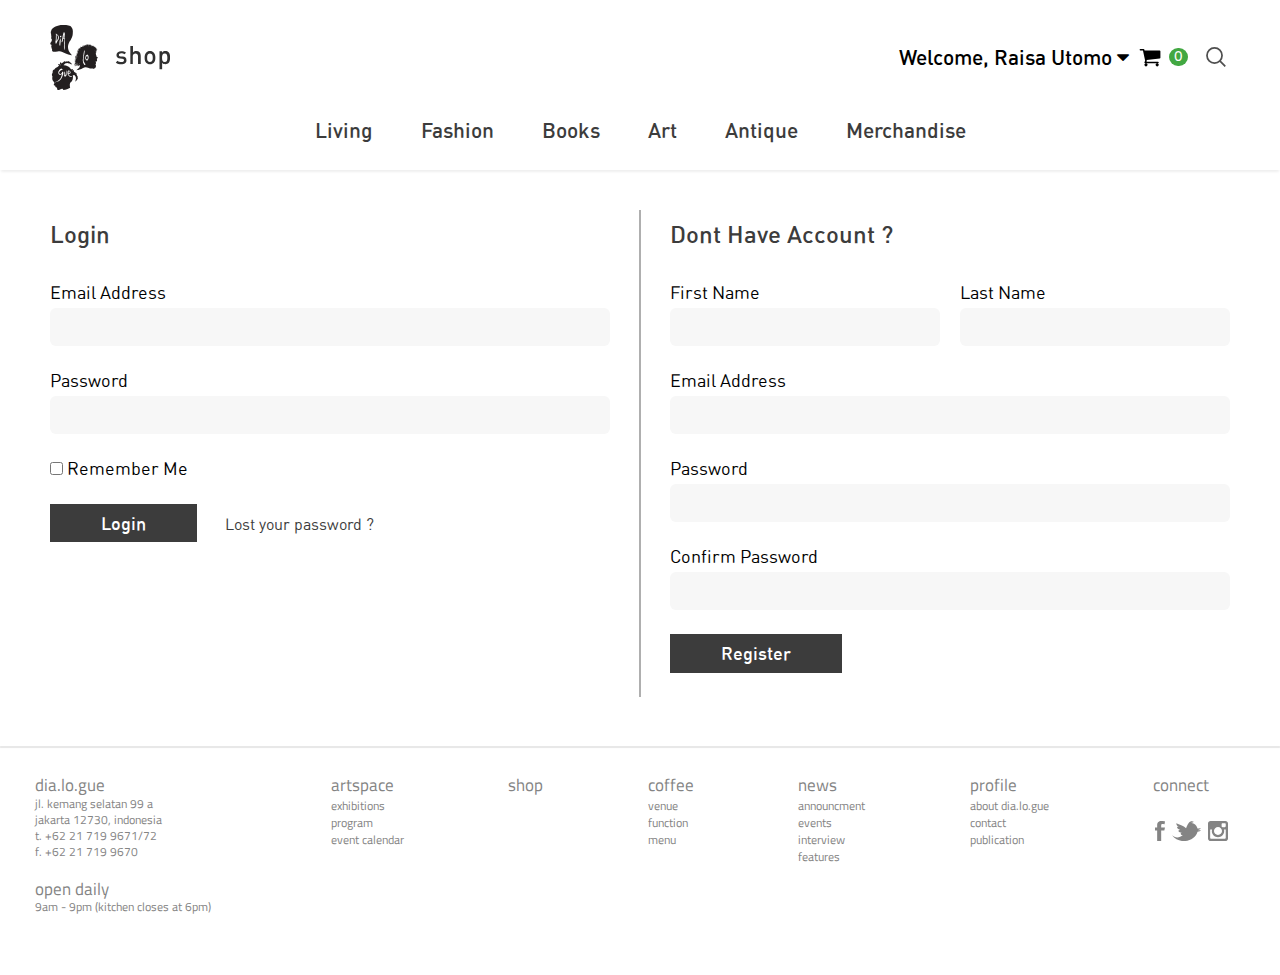
<file: html/login.html>
<!DOCTYPE html>
<html>
<head>
    <meta charset="utf-8">
    <meta http-equiv="x-ua-compatible" content="ie=edge">
    <title>Dialogue</title>
    <meta name="description" content="">
    <meta name="viewport" content="width=device-width, initial-scale=1">
    <link rel="stylesheet" href="assets/css/normal.css">
    
    <link rel="stylesheet" href="assets/js/OwlCarousel2-2.2.1/dist/assets/owl.carousel.min.css">
    <link rel="stylesheet" href="assets/js/OwlCarousel2-2.2.1/dist/assets/owl.theme.default.min.css">
    <link href="https://fonts.googleapis.com/css?family=Titillium+Web" rel="stylesheet">
    <link rel="stylesheet" href="assets/css/flexboxgrid.min.css">
    <link rel="stylesheet" href="assets/css/fontawesome/css/font-awesome.min.css">
    <link rel="stylesheet" href="assets/css/magnifier.css">
    <link rel="stylesheet" href="assets/js/featherlight/src/featherlight.css">
    <link rel="stylesheet" href="assets/css/main.css">
</head>
<body>
    <header class="collapsible bordered">
        <div class="container">
            <nav>
                <div class="nav-top nav-wrapper">
                    <div class="nav-left nav-util">
                        <a href="#" class="hamburger"> <img src="assets/img/hamburger.svg"> </a>
                        <a href="index.html"> <img id="logo" class="util-img" src="assets/img/logo.svg"> </a>
                    </div>
                    <div class="nav-right nav-util">
                        <div href="#" class="user-name rel"> 
                            Welcome, Raisa Utomo 
                            <i class="fa fa-caret-down" aria-hidden="true"></i> 
                            <div class="util-lg">
                                <a href="#"> Menu 1</a>
                                <a href="#"> Menu 2</a>
                                <a href="#"> Menu 3</a>
                                <a href="#"> Menu 4</a>
                            </div>
                        </div>
                        <a href="#" class="cart"> <img class="util-img" src="assets/img/cart.svg"> <span class="count-cart"> 0 </span></a>
                        <a href="#" class="rel search-btn"> 
                            <div class="search-bar">
                                <form action"#" id="search-form">
                                    <input type="text">
                                </form>
                            </div> 
                            <img class="util-img" src="assets/img/search.svg"> 
                        </a>
                    </div>
                </div>
                <div class="nav-bottom nav-wrapper">
                    <ul>
                        <li><a href="collapse.html">Living</a></li>
                        <li><a href="collapse.html">Fashion</a></li>
                        <li><a href="collapse.html">Books</a></li>
                        <li><a href="collapse.html">Art</a></li>
                        <li><a href="collapse.html">Antique</a></li>
                        <li><a href="collapse.html">Merchandise</a></li>
                    </ul>
                </div>
            </nav>
        </div>
    </header>

    <div class="main">
        <section>
            <div class="container">
                <div class="wrapper-login rel">
                    <div class="left-login">
                        <h2>Login</h2>
                        <form>
                            <div class="row form-1">
                                <div class="col-10 flex flex-col">
                                    <label>Email Address</label>
                                    <input type="text"> 
                                </div>
                            </div>

                            <div class="row form-1">
                                <div class="col-10 flex flex-col">
                                    <label>Password</label>
                                    <input type="password"> 
                                </div>
                            </div>

                            <div class="row form-1">
                                <div class="col-10">
                                    <label> <input type="checkbox" name="remember"> Remember Me </label>
                                </div>
                            </div>

                            <div class="row">
                                <div class="col-10 submit-login">
                                    <button type="submit"> Login </button>
                                    <a href="#">Lost your password ? </a>
                                </div>
                            </div>
                        </form>
                    </div>
                    <div class="right-login">
                        <h2>Dont Have Account ?</h2>
                        <div class="row form-2">
                            <div class="col-5 flex-col flex">
                                <label>First Name</label>
                                <input type="text">
                            </div>
                            <div class="col-5 flex-col flex">
                                <label>Last Name</label>
                                <input type="text">
                            </div>
                        </div>

                        <div class="row form-1">
                            <div class="col-10 flex flex-col">
                                <label>Email Address</label>
                                <input type="email"> 
                            </div>
                        </div>

                        <div class="row form-1">
                            <div class="col-10 flex flex-col">
                                <label>Password</label>
                                <input type="password"> 
                            </div>
                        </div>

                        <div class="row form-1">
                            <div class="col-10 flex flex-col">
                                <label>Confirm Password</label>
                                <input type="password"> 
                            </div>
                        </div>

                        <div class="row">
                            <div class="col-10 submit-login">
                                <button type="submit" class="register"> Register </button>
                            </div>
                        </div>
                    </div>
                </div>
            </div>
        </section>
        <div class="divider"></div>

        <footer>
            <div class="wrapper-footer">
                <div class="footer-address">
                    <h2>dia.lo.gue</h2>
                    <p>jl. kemang selatan 99 a<br>
                    jakarta 12730, indonesia<br>
                    t. +62 21 719 9671/72<br>
                    f. +62 21 719 9670</p>

                    <h2>open daily</h2>
                    <p>9am - 9pm (kitchen closes at 6pm)</p>
                </div>

                <ul class="wrapper-footer-link">
                    <li>artspace</li>
                    <li><a href="#">exhibitions</a></li>
                    <li><a href="#">program</a></li>
                    <li><a href="#">event calendar</a></li>
                </ul>

                <ul class="wrapper-footer-link">
                    <li>shop</li>
                </ul>

                <ul class="wrapper-footer-link">
                    <li>coffee</li>
                    <li><a href="#">venue</a></li>
                    <li><a href="#">function</a></li>
                    <li><a href="#">menu</a></li>
                </ul>

                <ul class="wrapper-footer-link">
                    <li>news</li>
                    <li><a href="#">announcment</a></li>
                    <li><a href="#">events</a></li>
                    <li><a href="#">interview</a></li>
                    <li><a href="#">features</a></li>
                </ul>

                <ul class="wrapper-footer-link">
                    <li>profile</li>
                    <li><a href="#">about dia.lo.gue</a></li>
                    <li><a href="#">contact</a></li>
                    <li><a href="#">publication</a></li>
                </ul>

                <ul class="wrapper-footer-link socmed-wrapper">
                    <li>connect</li>
                    <li class="socmed-icon"><a href="#"><img src="assets/img/fb.svg"></a> <a href="#"><img src="assets/img/tw.svg"></a> <a href="#"><img src="assets/img/ig.svg"></a></li>
                </ul>
            </div>

            <div class="nav-mobile">
                <button class="close-nav">x</button>
                <div class="top">
                    <h2>Hello Raisa</h2>
                    <div class="divider"></div>
                    <ul>
                        <li><a href="#">Menu 1</a></li>
                        <li><a href="#">Menu 2</a></li>
                        <li class="dropdown"> Menu Dropdown <i class="fa fa-caret-down" aria-hidden="true"></i>
                            <ul>
                                <li><a href="#">Dropdown 1</a></li>
                                <li><a href="#">Dropdown 2</a></li>
                            </ul>
                        </li>
                        <li><a href="#">Menu 3</a></li>
                        <li><a href="#">Menu 4</a></li>
                    </ul>
                </div>
            </div>

            <div class="modal">
                <div class="content-modal">
                    <div class="flex">
                        <div class="left-modal">
                            <div class="wrapper-img-modal">
                                <img class="img-modal" src="assets/img/cm.jpg">
                            </div>
                        </div>
                        <div class="right-modal">
                            <h2>Added to Cart <span><img src="assets/img/check.png"></span></h2>
                            <div class="wrapper-desc-modal">
                                <p class="header-desc-modal">Product:</p>
                                <p class="desc-modal">Traditional Themed Playing Cards with Bronzing Technique </p>
                            </div>
                            <div class="wrapper-desc-modal">
                                <p class="header-desc-modal">Options:</p>
                                <p class="desc-modal">Special Magenta Colour</p>
                            </div>
                            <div class="wrapper-desc-modal">
                                <p class="header-desc-modal">Quantity:</p>
                                <p class="desc-modal">5</p>
                            </div>
                            <div class="wrapper-desc-modal">
                                <p class="header-desc-modal">Total:</p>
                                <p class="desc-modal">Rp 1.495.000,00</p>
                            </div>
                            <div class="wrapper-btn-modal">
                                <a href="#">
                                    <button class="btn-gray btn-shopagain"> Shop Again </button>
                                </a>
                                <a href="checkout.html">
                                    <button class="btn-black"> View Cart </button>
                                </a>
                            </div>
                        </div>
                    </div>
                </div>
            </div>
        </footer>
    </div>
    <script type="text/javascript" src="assets/bower_components/jquery/dist/jquery.min.js"></script>
    <script type="text/javascript" src="assets/js/greensock-js/TweenMax.min.js"></script>
    <script type="text/javascript" src="assets/js/velocity.js"></script>
    <script type="text/javascript" src="assets/js/OwlCarousel2-2.2.1/dist/owl.carousel.min.js"></script>
    <script type="text/javascript" src="assets/js/event.js"></script>
    <script type="text/javascript" src="assets/js/magnifier.js"></script>
    <script type="text/javascript" src="assets/js/featherlight/src/featherlight.js"></script>
    
    <script type="text/javascript" src="assets/js/main.js"></script>
</body>
</html>
</file>
<file: html/assets/css/main.css>
@font-face{font-family:dinR;src:url("../fonts/dinregular-webfont.woff")}@font-face{font-family:dinM;src:url("../fonts/dinmedium-webfont.woff")}@font-face{font-family:circB;src:url("../fonts/CircularStd-Book.woff")}html{-webkit-box-sizing:border-box;box-sizing:border-box}*,:after,:before{-webkit-box-sizing:inherit;box-sizing:inherit}.container,footer{padding-right:30px;padding-left:30px;margin-right:auto;margin-left:auto}.no-scroll{overflow:hidden}button{border:none;-webkit-transition:all 0.25s ease;-moz-transition:all 0.25s ease;-ms-transition:all 0.25s ease;-o-transition:all 0.25s ease;transition:all 0.25s ease}button:hover{cursor:pointer;border:1px solid #3c3c3c;background:#fff;color:#3c3c3c}@media (min-width:768px){.container{width:unset}}@media (min-width:993px){.container{width:unset;padding:0 30px}}@media (min-width:1280px){.container,footer{width:1240px}}.owl-dots{position:absolute;bottom:20px;margin-left:50%;-webkit-transform:translate(-50%);-ms-transform:translate(-50%);transform:translate(-50%)}.owl-theme .owl-dots .owl-dot.active span{background:#fff}.owl-theme .owl-dots .owl-dot span{background:transparent;border:1px solid #fff}a,h1,h2,h3,p{color:#3c3c3c;font-family:dinR;font-weight:unset}a{text-decoration:none}ul{list-style-type:none}.util-img{width:28px;height:auto}#logo{width:120px;margin-top:5px}.rel{position:relative}.count-cart{font-size:14px;margin-left:5px;-webkit-display:flex;-moz-display:flex;-ms-display:flex;-o-display:flex;display:-webkit-box;display:flex;font-family:circB;background:#42a842;color:#fff;border-radius:50px;padding:0 5px;-webkit-box-align:center;-ms-flex-align:center;align-items:center;-webkit-box-pack:center;-ms-flex-pack:center;justify-content:center;min-height:18px}.align-center{-webkit-box-align:center;-ms-flex-align:center;align-items:center}.flex{-webkit-display:flex;-moz-display:flex;-ms-display:flex;-o-display:flex;display:-webkit-box;display:flex}.cart{-webkit-display:flex;-moz-display:flex;-ms-display:flex;-o-display:flex;display:-webkit-box;display:flex;-webkit-box-align:center;-ms-flex-align:center;align-items:center}section{margin-bottom:48px;overflow:hidden}header{position:relative;margin-bottom:26px}header.collapsible{margin-bottom:0}header.collapsible:after{-webkit-display:none;-moz-display:none;-ms-display:none;-o-display:none;display:none}header.collapsible.bordered:after{-webkit-display:block;-moz-display:block;-ms-display:block;-o-display:block;display:block}header:after{position:absolute;width:100%;height:3px;content:'';-webkit-box-shadow:0px 2px 3px -1px rgba(0,0,0,0.2);box-shadow:0px 2px 3px -1px rgba(0,0,0,0.2)}nav{padding-top:20px}nav.collapsible{padding:10px 0}nav a{font-family:dinM;font-size:21px;-webkit-display:inline-block;-moz-display:inline-block;-ms-display:inline-block;-o-display:inline-block;display:inline-block}@media (max-width:951px){nav .nav-middle{-webkit-display:none;-moz-display:none;-ms-display:none;-o-display:none;display:none}}nav .nav-wrapper{-webkit-display:flex;-moz-display:flex;-ms-display:flex;-o-display:flex;display:-webkit-box;display:flex;-webkit-box-align:center;-ms-flex-align:center;align-items:center}nav .nav-top{-webkit-box-pack:justify;-ms-flex-pack:justify;justify-content:space-between}nav .nav-util{-webkit-display:flex;-moz-display:flex;-ms-display:flex;-o-display:flex;display:-webkit-box;display:flex;-webkit-box-align:center;-ms-flex-align:center;align-items:center}nav .nav-bottom.collapsible{-webkit-display:none;-moz-display:none;-ms-display:none;-o-display:none;display:none}@media (max-width:951px){nav .nav-bottom.collapsible{-webkit-display:block;-moz-display:block;-ms-display:block;-o-display:block;display:block}}nav .nav-right a{height:28px;margin:0 7px}nav .nav-right a:last-child{margin-right:0}nav .nav-right a:first-child{margin-left:0}nav ul{-webkit-display:flex;-moz-display:flex;-ms-display:flex;-o-display:flex;display:-webkit-box;display:flex;-webkit-box-pack:center;-ms-flex-pack:center;justify-content:center;list-style-type:none;padding:0;margin:0;width:100%;-ms-flex-wrap:nowrap;flex-wrap:nowrap}nav ul li{margin:24px}.nav-mobile{padding:0 15px;-webkit-display:flex;-moz-display:flex;-ms-display:flex;-o-display:flex;display:-webkit-box;display:flex;position:fixed;top:0;left:-100%;height:100%;-webkit-transition:0.75s all ease;-moz-transition:0.75s all ease;-ms-transition:0.75s all ease;-o-transition:0.75s all ease;transition:0.75s all ease;background:#fff;z-index:10;width:100%;padding-top:30px}.nav-mobile .divider{background:#3c3c3c;margin-top:10px;-webkit-box-shadow:none;box-shadow:none;height:2px}.nav-mobile .top{width:100%}.nav-mobile.active{left:0}.nav-mobile h2{font-family:dinM;font-size:28px;margin:0}.nav-mobile ul{list-style-type:none;margin:0;padding:0;color:#3c3c3c}.nav-mobile ul li{padding:15px 0;font-family:dinR;font-size:24px}.nav-mobile .close-nav{position:absolute;width:25px;height:25px;top:30px;right:15px;background:none;font-size:20px;border:none}.nav-mobile .close-nav:focus{outline:none}.nav-mobile .top>ul{margin-top:15px}.nav-mobile .dropdown ul{-webkit-display:none;-moz-display:none;-ms-display:none;-o-display:none;display:none;overflow:hidden;padding-left:30px}.nav-mobile .dropdown ul li{font-size:18px;padding:10px 0;font-family:dinR}.nav-mobile .dropdown ul li:last-child{padding-bottom:0}.nav-mobile .dropdown.active ul{-webkit-display:block;-moz-display:block;-ms-display:block;-o-display:block;display:block}.search-btn{-webkit-display:flex;-moz-display:flex;-ms-display:flex;-o-display:flex;display:-webkit-box;display:flex}.search-bar{-webkit-display:block;-moz-display:block;-ms-display:block;-o-display:block;display:block;position:relative;width:0;height:100%;right:0;-webkit-transition:all 0.75s ease;-moz-transition:all 0.75s ease;-ms-transition:all 0.75s ease;-o-transition:all 0.75s ease;transition:all 0.75s ease;overflow:hidden}.search-bar input{border:none;border-bottom:1px solid #000}.search-bar input:focus{outline:none}.search-bar.active{width:250px}.user-name{font-family:dinM;font-size:21px}.user-name:hover .util-lg{-webkit-display:flex;-moz-display:flex;-ms-display:flex;-o-display:flex;display:-webkit-box;display:flex;z-index:10}.util-lg{background:#e0e0e0;position:absolute;top:100%;right:0;width:250px;-webkit-display:none;-moz-display:none;-ms-display:none;-o-display:none;display:none;-webkit-flex-direction:column;-moz-flex-direction:column;-ms-flex-direction:column;-o-flex-direction:column;-webkit-box-orient:vertical;-webkit-box-direction:normal;flex-direction:column}.util-lg a{color:#3c3c3c;padding:0!important;-webkit-display:flex;-moz-display:flex;-ms-display:flex;-o-display:flex;display:-webkit-box;display:flex;-webkit-box-align:center;-ms-flex-align:center;align-items:center;-webkit-box-pack:center;-ms-flex-pack:center;justify-content:center;font-family:dinR;font-size:18px;margin:15px!important}.hamburger{-webkit-display:none;-moz-display:none;-ms-display:none;-o-display:none;display:none}.wrapper-outer-slider{-webkit-display:flex;-moz-display:flex;-ms-display:flex;-o-display:flex;display:-webkit-box;display:flex;border:1px solid #000}.wrapper-slider{position:relative;width:65%}#navigasi-owl{position:absolute;top:0;left:0;width:100%;height:100%;-webkit-display:flex;-moz-display:flex;-ms-display:flex;-o-display:flex;display:-webkit-box;display:flex;-webkit-box-align:center;-ms-flex-align:center;align-items:center;-webkit-box-pack:justify;-ms-flex-pack:justify;justify-content:space-between;z-index:2;pointer-events:none}#navigasi-owl img{-webkit-transition:all 0.25s ease;-moz-transition:all 0.25s ease;-ms-transition:all 0.25s ease;-o-transition:all 0.25s ease;transition:all 0.25s ease;pointer-events:auto;margin:0 20px}#navigasi-owl img:hover{-webkit-transform:scale(1.2);-ms-transform:scale(1.2);transform:scale(1.2);cursor:pointer}.wrapper-caption-slider{width:35%;padding:48px}.header-caption-slider{font-family:dinM;font-size:24px}.caption-slider{font-size:18px}.header-collection{margin:0;font-size:21px;font-family:dinM;margin-bottom:24px}.wrapper-collection{-webkit-display:flex;-moz-display:flex;-ms-display:flex;-o-display:flex;display:-webkit-box;display:flex;margin:-2.5%;-ms-flex-wrap:wrap;flex-wrap:wrap}.desc-collections{bottom:0;position:absolute;-webkit-display:flex;-moz-display:flex;-ms-display:flex;-o-display:flex;display:-webkit-box;display:flex;background:#fafafa;padding:11px 16px;-webkit-flex-direction:column;-moz-flex-direction:column;-ms-flex-direction:column;-o-flex-direction:column;-webkit-box-orient:vertical;-webkit-box-direction:normal;flex-direction:column;min-height:123px}.desc-product{color:#8c8c8c;font-size:16px;margin:0;max-height:0;overflow:hidden;-webkit-transition:all 0.5s cubic-bezier(0.77, 0, 0.175, 1);-moz-transition:all 0.5s cubic-bezier(0.77, 0, 0.175, 1);-ms-transition:all 0.5s cubic-bezier(0.77, 0, 0.175, 1);-o-transition:all 0.5s cubic-bezier(0.77, 0, 0.175, 1);transition:all 0.5s cubic-bezier(0.77, 0, 0.175, 1)}.desc-product:hover{cursor:auto}.item-collections{width:20%;margin:2.5%;padding-bottom:129px;position:relative;overflow:hidden}.item-collections:hover{cursor:pointer}.item-collections:hover .desc-product{max-height:200px}.item-collections:hover .link-collections{margin-bottom:0}.item-collections:hover .link-collections h2{margin-bottom:10px}.item-collections:hover .desc-collections{position:absolute;bottom:0;left:0}.link-collections{-webkit-transition:all 2s cubic-bezier(0.77, 0, 0.175, 1);-moz-transition:all 2s cubic-bezier(0.77, 0, 0.175, 1);-ms-transition:all 2s cubic-bezier(0.77, 0, 0.175, 1);-o-transition:all 2s cubic-bezier(0.77, 0, 0.175, 1);transition:all 2s cubic-bezier(0.77, 0, 0.175, 1)}.link-collections h2{margin:0;font-weight:normal;font-size:18px;font-family:dinM;-webkit-display:block;-moz-display:block;-ms-display:block;-o-display:block;display:block;min-height:62px;max-height:60px;overflow:hidden;-webkit-transition:all 0.5s ease;-moz-transition:all 0.5s ease;-ms-transition:all 0.5s ease;-o-transition:all 0.5s ease;transition:all 0.5s ease;height:60px}.desc-prices{margin-top:20px;-webkit-display:flex;-moz-display:flex;-ms-display:flex;-o-display:flex;display:-webkit-box;display:flex;-webkit-box-pack:justify;-ms-flex-pack:justify;justify-content:space-between;position:relative;-webkit-box-align:baseline;-ms-flex-align:baseline;align-items:baseline;-ms-flex-wrap:wrap;flex-wrap:wrap}.desc-prices span{font-size:18px;z-index:2;font-family:dinR;margin-right:10px}.desc-prices a{color:#8c8c8c;z-index:2;font-family:dinR;font-size:16px;color:#8c8c8c;-webkit-display:block;-moz-display:block;-ms-display:block;-o-display:block;display:block;margin-top:10px}.preview-item{position:relative;width:100%;overflow:hidden}.preview-item:after{content:'';-webkit-display:block;-moz-display:block;-ms-display:block;-o-display:block;display:block;padding-bottom:120%}.preview-item>div{position:absolute;top:0;left:0;bottom:0;right:0;background:#e0e0e0}.preview-item>div img{width:100%;height:auto}.divider{width:100%;height:1px;-webkit-box-shadow:0px 1.5px 1px 0px rgba(0,0,0,0.2);box-shadow:0px 1.5px 1px 0px rgba(0,0,0,0.2)}footer{font-family:'Titillium Web', sans-serif;padding-bottom:60px;position:relative;margin-top:30px}footer .footer-address{font-family:inherit;color:#848484;left:-15px;position:relative}footer .footer-address h2{font-size:17px;font-family:'Titillium Web', sans-serif;margin:0;color:inherit;font-weight:unset}footer .footer-address h2:last-of-type{margin-top:20px}footer .footer-address p{font-family:inherit;font-size:12px;line-height:16px;margin:0;color:inherit}footer .wrapper-footer-link{list-style-type:none;padding:0;margin:0;color:#848484}footer .wrapper-footer-link li{-webkit-display:block;-moz-display:block;-ms-display:block;-o-display:block;display:block;font-size:12px;color:inherit;font-family:'Titillium Web', sans-serif}footer .wrapper-footer-link li:first-child{font-size:17px;margin-bottom:1px}footer .wrapper-footer-link li a{font-family:'Titillium Web', sans-serif;color:inherit;line-height:17px}.wrapper-footer{-webkit-display:flex;-moz-display:flex;-ms-display:flex;-o-display:flex;display:-webkit-box;display:flex;-webkit-box-pack:justify;-ms-flex-pack:justify;justify-content:space-between}.socmed-icon{margin-top:25px}.socmed-icon img{height:20px;margin:0 2px}.hero-container{background:#e0e0e0;padding:30px 0}.hero-container .container{-webkit-display:flex;-moz-display:flex;-ms-display:flex;-o-display:flex;display:-webkit-box;display:flex;position:relative;z-index:2}.hero-desc,.hero-header{width:50%}.hero-desc p,.hero-header p{font-size:18px;font-family:dinR;line-height:30px}.hero-desc h2,.hero-header h2{text-transform:uppercase;font-family:dinM;font-size:24px}.hero{margin-bottom:3.5%;position:relative}.wrapper-img-hero{position:absolute;overflow:hidden;top:0;left:0;right:0;bottom:0}.wrapper-img-hero:after{content:'';width:100%;height:100%;-webkit-display:block;-moz-display:block;-ms-display:block;-o-display:block;display:block}.wrapper-img-hero img{-webkit-display:block;-moz-display:block;-ms-display:block;-o-display:block;display:block;width:100%;height:100%;-o-object-fit:cover;object-fit:cover}.wrapper-sitemap{margin-top:36px;margin-bottom:36px}.wrapper-sitemap a{font-size:16px;font-family:dinM;color:#a5a5a5;margin-right:2px;-webkit-display:inline-block;-moz-display:inline-block;-ms-display:inline-block;-o-display:inline-block;display:inline-block}.wrapper-sitemap i{color:#a5a5a5;font-size:12px;margin:0 5px}.wrapper-item{-webkit-display:flex;-moz-display:flex;-ms-display:flex;-o-display:flex;display:-webkit-box;display:flex;margin-bottom:60px}.wrapper-gallery-item{width:40%;position:relative}.wrapper-desc-item{width:55%}.wrapper-desc-item{padding-left:30px}.wrapper-desc-item h2{margin:0;font-family:dinM;font-size:21px;color:#303030;margin-bottom:24px}.wrapper-desc-item h3{margin:0;font-family:dinR;font-size:18px;color:#303030;margin-bottom:24px}.wrapper-desc-item button{font-size:14px;color:#fff;background:#3c3c3c;padding:10px 60px;font-family:dinM;margin-bottom:36px;border:1px solid #3c3c3c}.wrapper-desc-item button:hover{color:#3c3c3c;background:#fff}.wrapper-desc-item hr{margin:0;margin-bottom:36px}.row-2{-webkit-display:flex;-moz-display:flex;-ms-display:flex;-o-display:flex;display:-webkit-box;display:flex;-webkit-box-align:baseline;-ms-flex-align:baseline;align-items:baseline}.row-2 label{width:20%;margin-right:15px;font-size:18px;color:#303030;font-family:dinR}.row-2 select{width:40%;font-size:18px;color:#303030;font-family:dinr;margin-bottom:24px}.row-2 input{margin-bottom:36px}.description-item{margin-bottom:48px}.description-item p{margin:0;margin-bottom:10px}.description-item p:last-of-type{margin-bottom:0}.description-item span.title-desc{color:#303030;font-size:18px;font-family:dinM}.description-item span.content-desc{font-family:dinR;color:#3c3c3c;font-size:18px;line-height:23px}.item-spec h2{font-family:dinM;color:#303030;font-size:18px}.item-spec .row-2{margin-bottom:10px}.item-spec .row-2 label{width:30%}.item-spec .row-2 span{width:70%;font-family:dinR;color:#3c3c3c;font-size:18px}.item-spec .row-2:last-of-type{margin-bottom:0}.preview-gallery{position:relative;overflow:hidden}.preview-gallery img{width:100%;height:auto;-webkit-transition:all 0.5s ease;-moz-transition:all 0.5s ease;-ms-transition:all 0.5s ease;-o-transition:all 0.5s ease;transition:all 0.5s ease}.owl-gallery{width:100%;margin-top:20px}.owl-gallery .owl-item .gallery-item{position:relative;height:110px}.owl-gallery .owl-item .gallery-item.active{border:5px solid #42a842}.owl-gallery .owl-item .gallery-item .img-slider{-o-object-fit:cover;object-fit:cover;height:100%}.navigasi-gallery{position:absolute;bottom:0;width:100%;height:100%;-webkit-display:flex;-moz-display:flex;-ms-display:flex;-o-display:flex;display:-webkit-box;display:flex;-webkit-box-pack:justify;-ms-flex-pack:justify;justify-content:space-between;align-itemscenter:none}.navigasi-gallery>div{height:100%;z-index:2}.navigasi-gallery>div.disabled button{-webkit-display:none;-moz-display:none;-ms-display:none;-o-display:none;display:none}.navigasi-gallery>div button{height:100%;width:30px;background:#fff;border:none}.navigasi-gallery>div button:hover{cursor:pointer}#preview{position:absolute;top:0;left:100%;width:calc(100% - 30%);height:calc(100% - 50%);border:5px solid #42a842;-webkit-display:none;-moz-display:none;-ms-display:none;-o-display:none;display:none}.gallery-loader{-webkit-display:none;-moz-display:none;-ms-display:none;-o-display:none;display:none;width:100%;height:500px;-webkit-box-align:center;-ms-flex-align:center;align-items:center;-webkit-box-pack:center;-ms-flex-pack:center;justify-content:center}.gallery-loader img{width:30%}.modal{width:100%;height:100%;position:fixed;top:0;left:0;-webkit-display:flex;-moz-display:flex;-ms-display:flex;-o-display:flex;display:-webkit-box;display:flex;-webkit-box-pack:center;-ms-flex-pack:center;justify-content:center;-webkit-box-align:center;-ms-flex-align:center;align-items:center;background:#fff;z-index:10;-webkit-transition:all 0.75 ease;-moz-transition:all 0.75 ease;-ms-transition:all 0.75 ease;-o-transition:all 0.75 ease;transition:all 0.75 ease;-webkit-transform:scale(0);-ms-transform:scale(0);transform:scale(0)}.modal.active{-webkit-transform:scale(1);-ms-transform:scale(1);transform:scale(1)}.content-modal{width:638px;background:#f7f7f7;padding:36px 24px 24px;-webkit-box-shadow:5px 5px 30px -10px rgba(0,0,0,0.5);box-shadow:5px 5px 30px -10px rgba(0,0,0,0.5)}.content-modal img.img-modal{width:100%}.left-modal{width:30%}.right-modal{width:70%;padding-left:24px}.right-modal>h2{margin:0;font-size:21px;font-family:dinM;margin-bottom:15px}.right-modal>h2 span{margin-left:10px}.right-modal p{font-size:18px;line-height:25px}.header-desc-modal{margin:0;font-family:dinM}.desc-modal{margin:0;font-family:dinR}.wrapper-desc-modal{margin-bottom:15px}.wrapper-btn-modal{margin-top:30px;-webkit-display:flex;-moz-display:flex;-ms-display:flex;-o-display:flex;display:-webkit-box;display:flex;-webkit-box-pack:justify;-ms-flex-pack:justify;justify-content:space-between}.wrapper-btn-modal a{-webkit-display:block;-moz-display:block;-ms-display:block;-o-display:block;display:block;width:48%;font-size:18px;font-family:dinM}.wrapper-btn-modal a button{padding:7px 10px;width:100%}.wrapper-btn-modal a button.proceed-btn{padding:14px;width:100%}.btn-gray{color:#848484;background:#f9f9f9;border:1px solid #848484}.btn-black{color:#fff;background:#3c3c3c;border:1px solid #3c3c3c}.checkout-status{-webkit-display:flex;-moz-display:flex;-ms-display:flex;-o-display:flex;display:-webkit-box;display:flex;-webkit-box-align:center;-ms-flex-align:center;align-items:center}.checkout-status h2{margin:0;font-family:dinM;font-size:24px;margin-right:30px}.checkout-status ul{list-style-type:none;margin:0;padding:0;-webkit-display:flex;-moz-display:flex;-ms-display:flex;-o-display:flex;display:-webkit-box;display:flex}.checkout-status ul li{font-family:dinM;margin:0 15px}.checkout-status ul li.active a{color:#42a842}.checkout-status ul li.active a span:before{border:1px solid #42a842;background:#fff}.checkout-status ul li a{font-family:inherit;font-size:18px}.checkout-status ul li a span{position:relative;margin-right:10px}.checkout-status ul li a span:before{position:absolute;left:-8px;top:-1px;width:25px;height:25px;border:1px solid #e0e0e0;content:'';border-radius:50px;background:#e0e0e0;z-index:-1}.billing-information{-webkit-display:flex;-moz-display:flex;-ms-display:flex;-o-display:flex;display:-webkit-box;display:flex;margin:0 -15px}.billing-information :focus{outline:none}.billing-information input{border-radius:6px;border:none;background:#f7f7f7;padding:10px;font-family:dinR}.billing-information select{padding:10px;border-radius:6px;border:1px solid #3c3c3c;font-family:dinR}.billing-information label{font-size:18px;font-family:dinR;margin-bottom:5px}.billing-information h2{font-size:21px;font-family:dinM;margin-top:36px}.billing-information textarea{padding:10px;border-radius:6px;background:#f7f7f7;font-family:dinR;resize:none}.left-billing,.right-billing{width:50%;padding:0 15px}.row{-webkit-display:flex;-moz-display:flex;-ms-display:flex;-o-display:flex;display:-webkit-box;display:flex}.row .col-5{width:50%}.row .col-10{width:100%}.row .col-7{width:70%}.row .col-3{width:30%}.row .gray{background:#efefef}.row .white{background:#fcfcfc}.row .table{padding:21px}.row .table span{font-size:18px;font-family:dinM}.row .table span i{font-style:normal}.row .table.r span{font-family:dinR}.flex-col{-webkit-flex-direction:column;-moz-flex-direction:column;-ms-flex-direction:column;-o-flex-direction:column;-webkit-box-orient:vertical;-webkit-box-direction:normal;flex-direction:column}.form-2{margin:0 -10px 24px}.form-2>div{padding:0 10px}.form-1{margin-bottom:24px}.wrapper-login{-webkit-display:flex;-moz-display:flex;-ms-display:flex;-o-display:flex;display:-webkit-box;display:flex;margin:0 -30px}.wrapper-login .left-login,.wrapper-login .right-login{width:50%;padding:0 30px}.wrapper-login h2{font-size:24px;font-family:dinM;margin-top:36px;margin-bottom:34px}.wrapper-login label{font-size:18px;font-family:dinR;margin-bottom:5px}.wrapper-login input{border-radius:6px;border:none;background:#f7f7f7;padding:10px;font-family:dinR}.wrapper-login{margin-top:18px}.wrapper-login button{padding:8px 50px;font-size:18px;font-family:dinM;background:#3c3c3c;color:#fff;border:1px solid #3c3c3c}.wrapper-login button:hover{color:#3c3c3c;background:#fff}.wrapper-login a{margin-left:24px}.wrapper-login:after{content:'';height:95%;width:2px;background:#afafaf;position:absolute;left:50%;bottom:0;-webkit-transform:translate(-50%);-ms-transform:translate(-50%);transform:translate(-50%)}.register{margin-bottom:24px}.wrapper-account{margin:50px 0}.dashboard-account{width:350px}.dashboard-account ul{padding:0;font-family:dinM;font-size:21px;color:#303030}.dashboard-account ul li{margin:5px 20px}.dashboard-account ul li.active a{color:#303030}.dashboard-account ul li a{font-family:dinM;font-size:18px;color:#a0a0a0}.header-dashboard{font-family:dinM;font-size:21px;color:#303030;margin-bottom:0;margin-top:40px}.wrapper-table-account{margin:20px 0 30px;overflow-y:auto}.wrapper-table-account .gray-2{background:#e0e0e0}.wrapper-table-account table{width:100%;overflow-y:auto;border-collapse:collapse;border-spacing:0}.wrapper-table-account table button{background:#3c3c3c;padding:10px 20px;font-family:dinR;font-size:18px;color:#fff}.wrapper-table-account table td,.wrapper-table-account table th{padding:20px}.wrapper-table-account table thead{background:#e0e0e0;font-family:dinM;font-size:18px}.wrapper-table-account table thead tr th{text-align:left}.wrapper-table-account table tbody{background:#e0e0e0;font-family:dinR;font-size:18px}.wrapper-table-account table tbody tr:nth-of-type(odd){background:#fafafa}.wrapper-table-account table tbody tr:nth-of-type(2n){background:#f2f2f2}.wrapper-billing-address h2{font-size:24px;font-family:dinM;margin-top:36px;margin-bottom:14px}.wrapper-billing-address p{font-family:dinR;font-size:18px;color:#4f4f4f;line-height:24px;margin:0;padding:10px;background:#fafafa}.notification-orders{font-family:dinM;font-size:21px;margin-top:32px}.notification-orders a{font-family:inherit;text-decoration:underline}@media (max-width:993px){.wrapper-caption-slider{padding:30px}}@media (max-width:768px){header:after{bottom:-15px}.hero{margin-top:15px}.wrapper-login{-ms-flex-wrap:wrap;flex-wrap:wrap}.wrapper-login .left-login,.wrapper-login .right-login{width:100%}.wrapper-login:after{width:91.5%;height:2px;margin:auto;-webkit-transform:none;-ms-transform:none;transform:none;top:-110px;left:0;right:0;bottom:0}.wrapper-login .left-login{margin-bottom:24px}.wrapper-login a{margin-left:12px}.wrapper-login button.register{width:100%}.billing-information{margin:0;-ms-flex-wrap:wrap;flex-wrap:wrap}.billing-information .row .col-7{width:60%}.billing-information .row .col-3{width:40%}.left-billing,.right-billing{width:100%;padding:0}.util-lg{-webkit-display:none!important;-moz-display:none!important;-ms-display:none!important;-o-display:none!important;display:none!important}.row-2 label{-webkit-display:none;-moz-display:none;-ms-display:none;-o-display:none;display:none;margin-bottom:15px}.row-2 select{width:100%;padding:10px}.row-2 input{width:100%;padding:10px;margin-bottom:25px}.row-2.m-2 label{width:50%;-webkit-display:block;-moz-display:block;-ms-display:block;-o-display:block;display:block}.row-2.m-2 span{width:50%}.owl-gallery{width:calc(100% + 60px);margin:0 -30px}.owl-gallery .owl-item .gallery-item{height:auto}.owl-gallery .owl-item .gallery-item .img-slider{height:auto;-o-object-fit:contain;object-fit:contain;width:100%}.owl-gallery .owl-item .gallery-item.active{border:none}.navigasi-gallery{-webkit-display:none;-moz-display:none;-ms-display:none;-o-display:none;display:none}.preview-gallery{-webkit-display:none;-moz-display:none;-ms-display:none;-o-display:none;display:none}.wrapper-item{-ms-flex-wrap:wrap;flex-wrap:wrap}.wrapper-desc-item{width:100%;margin-top:30px;padding:0}.wrapper-desc-item button{width:100%;padding:15px 30px}.wrapper-gallery-item{width:100%;padding-right:0}.hero-container .container{-ms-flex-wrap:wrap;flex-wrap:wrap}.hero-desc,.hero-header{width:100%}.hero-desc p,.hero-header p{margin:0}.hero-desc h2,.hero-header h2{margin-top:0}.hamburger{-webkit-display:block;-moz-display:block;-ms-display:block;-o-display:block;display:block;width:28px;margin-right:15px}#logo{width:auto;height:58px}header{margin-bottom:15px}header:after{-webkit-display:none;-moz-display:none;-ms-display:none;-o-display:none;display:none}nav{padding-top:15px}nav .nav-bottom,nav .nav-bottom.collapsible{-webkit-display:none;-moz-display:none;-ms-display:none;-o-display:none;display:none}nav .nav-middle{-webkit-display:none;-moz-display:none;-ms-display:none;-o-display:none;display:none}nav .nav-right .user-name{-webkit-display:none;-moz-display:none;-ms-display:none;-o-display:none;display:none}.wrapper-footer{-ms-flex-wrap:wrap;flex-wrap:wrap}footer .footer-address{width:100%;left:0!important;margin-bottom:30px}footer .wrapper-footer-link{width:50%;margin-bottom:20px}.item-collections{width:45%;margin:2.5%}.wrapper-outer-slider{-ms-flex-wrap:wrap;flex-wrap:wrap}.wrapper-slider{width:100%}.wrapper-caption-slider{width:100%}.container{padding:0 30px}.desc-collections{min-height:unset}.item-collections{overflow:unset}.desc-prices{bottom:10px}.socmed-icon{position:relative;left:0;margin-top:20px}.socmed-icon img{height:25px}}@media (max-width:597px){.checkout-status{-ms-flex-wrap:wrap;flex-wrap:wrap}.checkout-status ul{margin-top:15px}.checkout-status ul li{padding:0 0 15px}.checkout-status ul li:first-child{margin-left:10px}}@media (max-width:576px){.wrapper-table-account .row .col-7{width:50%}.wrapper-table-account .row .col-3{width:50%}.content-modal{max-height:100vh;overflow:auto;padding:20px}.left-modal{width:100%}.right-modal{width:100%;padding-left:0;margin-top:20px}.flex{-ms-flex-wrap:wrap;flex-wrap:wrap}.search-bar{position:absolute;top:100%;right:0}.owl-gallery{width:calc(100% + 30px);margin:0 -15px}.container{padding:0 15px}footer{padding:0 15px}.wrapper-outer-slider{margin:0 -30px;border:none}.wrapper-caption-slider{background:#fafafa;padding:30px}}@media (max-width:432px){.checkout-status ul{-webkit-box-pack:justify;-ms-flex-pack:justify;justify-content:space-between;width:100%}.checkout-status ul li a{-webkit-display:flex;-moz-display:flex;-ms-display:flex;-o-display:flex;display:-webkit-box;display:flex;-webkit-flex-direction:column;-moz-flex-direction:column;-ms-flex-direction:column;-o-flex-direction:column;-webkit-box-orient:vertical;-webkit-box-direction:normal;flex-direction:column;-webkit-box-align:center;-ms-flex-align:center;align-items:center;text-align:center}.checkout-status ul li a span{margin-right:0;margin-bottom:10px}}@-moz-document url-prefix(){.wrapper-collection{-webkit-display:block;-moz-display:block;-ms-display:block;-o-display:block;display:block;overflow:hidden}.wrapper-collection:after{clear:both}.item-collections{float:left}}
</file>
<file: html/assets/css/magnifier.css>
.magnifier-thumb-wrapper {
    position: relative;
    display: block;
    top: 0;
    left: 0
}

.magnifier-lens {
    position: absolute;
    border: solid 1px black;
    z-index: 1000;
    top: 0;
    left: 0;
    overflow: hidden;
    background: transparent !important;
    box-shadow:0px 0px 15px 0px rgba(0,0,0,1);
}

.magnifier-loader {
    position: absolute;
    top: 0;
    left: 0;
    border: solid 1px #ccc;
    color: #fff;
    text-align: center;
    background: transparent;
    background: rgba(50, 50, 50, 0.5);
    z-index: 1000;
    -ms-filter: "progid:DXImageTransform.Microsoft.gradient(startColorstr=#7F323232,endColorstr=#7F323232)";
    filter: progid:DXImageTransform.Microsoft.gradient(startColorstr=#7F323232,endColorstr=#7F323232)
}

.magnifier-loader-text {
    font: 13px Arial;
    margin-top: 10px
}

.magnifier-large {
    position: absolute;
    z-index: 100;
    max-width: none;
}

.magnifier-preview {
    padding: 0;
    width: 100%;
    height: 150px;
    position: relative;
    overflow: hidden
}

.magnifier-preview img {
    position: absolute;
    top: 0;
    left: 0
}

.opaque {
   /*opacity: .8;
    filter: alpha(opacity=50);
    -ms-filter: progid:DXImageTransform.Microsoft.Alpha(Opacity=50)*/
}

.hidden {
    display: none
}
</file>
<file: html/assets/css/normal.css>
/*! normalize.css v7.0.0 | MIT License | github.com/necolas/normalize.css */

/* Document
   ========================================================================== */

/**
 * 1. Correct the line height in all browsers.
 * 2. Prevent adjustments of font size after orientation changes in
 *    IE on Windows Phone and in iOS.
 */

html {
  line-height: 1.15; /* 1 */
  -ms-text-size-adjust: 100%; /* 2 */
  -webkit-text-size-adjust: 100%; /* 2 */
}

/* Sections
   ========================================================================== */

/**
 * Remove the margin in all browsers (opinionated).
 */

body {
  margin: 0;
}

/**
 * Add the correct display in IE 9-.
 */

article,
aside,
footer,
header,
nav,
section {
  display: block;
}

/**
 * Correct the font size and margin on `h1` elements within `section` and
 * `article` contexts in Chrome, Firefox, and Safari.
 */

h1 {
  font-size: 2em;
  margin: 0.67em 0;
}

/* Grouping content
   ========================================================================== */

/**
 * Add the correct display in IE 9-.
 * 1. Add the correct display in IE.
 */

figcaption,
figure,
main { /* 1 */
  display: block;
}

/**
 * Add the correct margin in IE 8.
 */

figure {
  margin: 1em 40px;
}

/**
 * 1. Add the correct box sizing in Firefox.
 * 2. Show the overflow in Edge and IE.
 */

hr {
  box-sizing: content-box; /* 1 */
  height: 0; /* 1 */
  overflow: visible; /* 2 */
}

/**
 * 1. Correct the inheritance and scaling of font size in all browsers.
 * 2. Correct the odd `em` font sizing in all browsers.
 */

pre {
  font-family: monospace, monospace; /* 1 */
  font-size: 1em; /* 2 */
}

/* Text-level semantics
   ========================================================================== */

/**
 * 1. Remove the gray background on active links in IE 10.
 * 2. Remove gaps in links underline in iOS 8+ and Safari 8+.
 */

a {
  background-color: transparent; /* 1 */
  -webkit-text-decoration-skip: objects; /* 2 */
}

/**
 * 1. Remove the bottom border in Chrome 57- and Firefox 39-.
 * 2. Add the correct text decoration in Chrome, Edge, IE, Opera, and Safari.
 */

abbr[title] {
  border-bottom: none; /* 1 */
  text-decoration: underline; /* 2 */
  text-decoration: underline dotted; /* 2 */
}

/**
 * Prevent the duplicate application of `bolder` by the next rule in Safari 6.
 */

b,
strong {
  font-weight: inherit;
}

/**
 * Add the correct font weight in Chrome, Edge, and Safari.
 */

b,
strong {
  font-weight: bolder;
}

/**
 * 1. Correct the inheritance and scaling of font size in all browsers.
 * 2. Correct the odd `em` font sizing in all browsers.
 */

code,
kbd,
samp {
  font-family: monospace, monospace; /* 1 */
  font-size: 1em; /* 2 */
}

/**
 * Add the correct font style in Android 4.3-.
 */

dfn {
  font-style: italic;
}

/**
 * Add the correct background and color in IE 9-.
 */

mark {
  background-color: #ff0;
  color: #000;
}

/**
 * Add the correct font size in all browsers.
 */

small {
  font-size: 80%;
}

/**
 * Prevent `sub` and `sup` elements from affecting the line height in
 * all browsers.
 */

sub,
sup {
  font-size: 75%;
  line-height: 0;
  position: relative;
  vertical-align: baseline;
}

sub {
  bottom: -0.25em;
}

sup {
  top: -0.5em;
}

/* Embedded content
   ========================================================================== */

/**
 * Add the correct display in IE 9-.
 */

audio,
video {
  display: inline-block;
}

/**
 * Add the correct display in iOS 4-7.
 */

audio:not([controls]) {
  display: none;
  height: 0;
}

/**
 * Remove the border on images inside links in IE 10-.
 */

img {
  border-style: none;
}

/**
 * Hide the overflow in IE.
 */

svg:not(:root) {
  overflow: hidden;
}

/* Forms
   ========================================================================== */

/**
 * 1. Change the font styles in all browsers (opinionated).
 * 2. Remove the margin in Firefox and Safari.
 */

button,
input,
optgroup,
select,
textarea {
  font-family: sans-serif; /* 1 */
  font-size: 100%; /* 1 */
  line-height: 1.15; /* 1 */
  margin: 0; /* 2 */
}

/**
 * Show the overflow in IE.
 * 1. Show the overflow in Edge.
 */

button,
input { /* 1 */
  overflow: visible;
}

/**
 * Remove the inheritance of text transform in Edge, Firefox, and IE.
 * 1. Remove the inheritance of text transform in Firefox.
 */

button,
select { /* 1 */
  text-transform: none;
}

/**
 * 1. Prevent a WebKit bug where (2) destroys native `audio` and `video`
 *    controls in Android 4.
 * 2. Correct the inability to style clickable types in iOS and Safari.
 */

button,
html [type="button"], /* 1 */
[type="reset"],
[type="submit"] {
  -webkit-appearance: button; /* 2 */
}

/**
 * Remove the inner border and padding in Firefox.
 */

button::-moz-focus-inner,
[type="button"]::-moz-focus-inner,
[type="reset"]::-moz-focus-inner,
[type="submit"]::-moz-focus-inner {
  border-style: none;
  padding: 0;
}

/**
 * Restore the focus styles unset by the previous rule.
 */

button:-moz-focusring,
[type="button"]:-moz-focusring,
[type="reset"]:-moz-focusring,
[type="submit"]:-moz-focusring {
  outline: 1px dotted ButtonText;
}

/**
 * Correct the padding in Firefox.
 */

fieldset {
  padding: 0.35em 0.75em 0.625em;
}

/**
 * 1. Correct the text wrapping in Edge and IE.
 * 2. Correct the color inheritance from `fieldset` elements in IE.
 * 3. Remove the padding so developers are not caught out when they zero out
 *    `fieldset` elements in all browsers.
 */

legend {
  box-sizing: border-box; /* 1 */
  color: inherit; /* 2 */
  display: table; /* 1 */
  max-width: 100%; /* 1 */
  padding: 0; /* 3 */
  white-space: normal; /* 1 */
}

/**
 * 1. Add the correct display in IE 9-.
 * 2. Add the correct vertical alignment in Chrome, Firefox, and Opera.
 */

progress {
  display: inline-block; /* 1 */
  vertical-align: baseline; /* 2 */
}

/**
 * Remove the default vertical scrollbar in IE.
 */

textarea {
  overflow: auto;
}

/**
 * 1. Add the correct box sizing in IE 10-.
 * 2. Remove the padding in IE 10-.
 */

[type="checkbox"],
[type="radio"] {
  box-sizing: border-box; /* 1 */
  padding: 0; /* 2 */
}

/**
 * Correct the cursor style of increment and decrement buttons in Chrome.
 */

[type="number"]::-webkit-inner-spin-button,
[type="number"]::-webkit-outer-spin-button {
  height: auto;
}

/**
 * 1. Correct the odd appearance in Chrome and Safari.
 * 2. Correct the outline style in Safari.
 */

[type="search"] {
  -webkit-appearance: textfield; /* 1 */
  outline-offset: -2px; /* 2 */
}

/**
 * Remove the inner padding and cancel buttons in Chrome and Safari on macOS.
 */

[type="search"]::-webkit-search-cancel-button,
[type="search"]::-webkit-search-decoration {
  -webkit-appearance: none;
}

/**
 * 1. Correct the inability to style clickable types in iOS and Safari.
 * 2. Change font properties to `inherit` in Safari.
 */

::-webkit-file-upload-button {
  -webkit-appearance: button; /* 1 */
  font: inherit; /* 2 */
}

/* Interactive
   ========================================================================== */

/*
 * Add the correct display in IE 9-.
 * 1. Add the correct display in Edge, IE, and Firefox.
 */

details, /* 1 */
menu {
  display: block;
}

/*
 * Add the correct display in all browsers.
 */

summary {
  display: list-item;
}

/* Scripting
   ========================================================================== */

/**
 * Add the correct display in IE 9-.
 */

canvas {
  display: inline-block;
}

/**
 * Add the correct display in IE.
 */

template {
  display: none;
}

/* Hidden
   ========================================================================== */

/**
 * Add the correct display in IE 10-.
 */

[hidden] {
  display: none;
}
</file>
<file: html/assets/js/featherlight/src/featherlight.css>
/**
 * Featherlight – ultra slim jQuery lightbox
 * Version 1.7.9 - http://noelboss.github.io/featherlight/
 *
 * Copyright 2017, Noël Raoul Bossart (http://www.noelboss.com)
 * MIT Licensed.
**/
@media all {
	html.with-featherlight {
		/* disable global scrolling when featherlights are visible */
		overflow: hidden;
	}

	.featherlight {
		display: none;

		/* dimensions: spanning the background from edge to edge */
		position:fixed;
		top: 0; right: 0; bottom: 0; left: 0;
		z-index: 2147483647; /* z-index needs to be >= elements on the site. */

		/* position: centering content */
		text-align: center;

		/* insures that the ::before pseudo element doesn't force wrap with fixed width content; */
		white-space: nowrap;

		/* styling */
		cursor: pointer;
		background: #333;
		/* IE8 "hack" for nested featherlights */
		background: rgba(0, 0, 0, 0);
	}

	/* support for nested featherlights. Does not work in IE8 (use JS to fix) */
	.featherlight:last-of-type {
		background: rgba(0, 0, 0, 0.8);
	}

	.featherlight:before {
		/* position: trick to center content vertically */
		content: '';
		display: inline-block;
		height: 100%;
		vertical-align: middle;
	}

	.featherlight .featherlight-content {
		/* make content container for positioned elements (close button) */
		position: relative;

		/* position: centering vertical and horizontal */
		text-align: left;
		vertical-align: middle;
		display: inline-block;

		/* dimensions: cut off images */
		overflow: auto;
		padding: 25px 25px 0;
		border-bottom: 25px solid transparent;

		/* dimensions: handling large content */
		margin-left: 5%;
		margin-right: 5%;
		max-height: 95%;

		/* styling */
		background: #fff;
		cursor: auto;

		/* reset white-space wrapping */
		white-space: normal;
	}

	/* contains the content */
	.featherlight .featherlight-inner {
		/* make sure its visible */
		display: block;
	}

	/* don't show these though */
	.featherlight script.featherlight-inner,
	.featherlight link.featherlight-inner,
	.featherlight style.featherlight-inner {
		display: none;
	}

	.featherlight .featherlight-close-icon {
		/* position: centering vertical and horizontal */
		position: absolute;
		z-index: 9999;
		top: 0;
		right: 0;

		/* dimensions: 25px x 25px */
		line-height: 25px;
		width: 25px;

		/* styling */
		cursor: pointer;
		text-align: center;
		font-family: Arial, sans-serif;
		background: #fff; /* Set the background in case it overlaps the content */
		background: rgba(255, 255, 255, 0.3);
		color: #000;
		border: none;
		padding: 0;
	}

	/* See http://stackoverflow.com/questions/16077341/how-to-reset-all-default-styles-of-the-html5-button-element */
	.featherlight .featherlight-close-icon::-moz-focus-inner {
		border: 0;
		padding: 0;
	}

	.featherlight .featherlight-image {
		/* styling */
		width: 100%;
	}


	.featherlight-iframe .featherlight-content {
		/* removed the border for image croping since iframe is edge to edge */
		border-bottom: 0;
		padding: 0;
		-webkit-overflow-scrolling: touch;
		overflow-y: scroll;
	}

	.featherlight iframe {
		/* styling */
		border: none;
	}

	.featherlight * { /* See https://github.com/noelboss/featherlight/issues/42 */
		-webkit-box-sizing: border-box;
		-moz-box-sizing: border-box;
		box-sizing: border-box;
	}
}

/* handling phones and small screens */
@media only screen and (max-width: 1024px) {
	.featherlight .featherlight-content {
		/* dimensions: maximize lightbox with for small screens */
		margin-left: 0;
		margin-right: 0;
		max-height: 98%;

		padding: 10px 10px 0;
		border-bottom: 10px solid transparent;
	}
}

/* hide non featherlight items when printing */
@media print {
	@page {size: landscape}

	html.with-featherlight > * > :not(.featherlight) {
		display: none;
	}
}
</file>
<file: html/assets/js/featherlight/release/featherlight.min.css>
/**
 * Featherlight - ultra slim jQuery lightbox
 * Version 1.7.9 - http://noelboss.github.io/featherlight/
 *
 * Copyright 2017, Noël Raoul Bossart (http://www.noelboss.com)
 * MIT Licensed.
**/
@media all{html.with-featherlight{overflow:hidden}.featherlight{display:none;position:fixed;top:0;right:0;bottom:0;left:0;z-index:2147483647;text-align:center;white-space:nowrap;cursor:pointer;background:#333;background:rgba(0,0,0,0)}.featherlight:last-of-type{background:rgba(0,0,0,.8)}.featherlight:before{content:'';display:inline-block;height:100%;vertical-align:middle}.featherlight .featherlight-content{position:relative;text-align:left;vertical-align:middle;display:inline-block;overflow:auto;padding:25px 25px 0;border-bottom:25px solid transparent;margin-left:5%;margin-right:5%;max-height:95%;background:#fff;cursor:auto;white-space:normal}.featherlight .featherlight-inner{display:block}.featherlight link.featherlight-inner,.featherlight script.featherlight-inner,.featherlight style.featherlight-inner{display:none}.featherlight .featherlight-close-icon{position:absolute;z-index:9999;top:0;right:0;line-height:25px;width:25px;cursor:pointer;text-align:center;font-family:Arial,sans-serif;background:#fff;background:rgba(255,255,255,.3);color:#000;border:0;padding:0}.featherlight .featherlight-close-icon::-moz-focus-inner{border:0;padding:0}.featherlight .featherlight-image{width:100%}.featherlight-iframe .featherlight-content{border-bottom:0;padding:0;-webkit-overflow-scrolling:touch;overflow-y:scroll}.featherlight iframe{border:0}.featherlight *{-webkit-box-sizing:border-box;-moz-box-sizing:border-box;box-sizing:border-box}}@media only screen and (max-width:1024px){.featherlight .featherlight-content{margin-left:0;margin-right:0;max-height:98%;padding:10px 10px 0;border-bottom:10px solid transparent}}@media print{@page{size:landscape}html.with-featherlight>*>:not(.featherlight){display:none}}
</file>
<file: html/assets/css/flexboxgrid.min.css>
/* Uncomment and set these variables to customize the grid. */

.container-fluid {
  margin-right: auto;
  margin-left: auto;
  padding-right: 2rem;
  padding-left: 2rem;
}

.row {
  box-sizing: border-box;
  display: -ms-flexbox;
  display: -webkit-box;
  display: flex;
  -ms-flex: 0 1 auto;
  -webkit-box-flex: 0;
  flex: 0 1 auto;
  -ms-flex-direction: row;
  -webkit-box-orient: horizontal;
  -webkit-box-direction: normal;
  flex-direction: row;
  -ms-flex-wrap: wrap;
  flex-wrap: wrap;
  /*margin-right: -1rem;
  margin-left: -1rem;*/
}

.row.reverse {
  -ms-flex-direction: row-reverse;
  -webkit-box-orient: horizontal;
  -webkit-box-direction: reverse;
  flex-direction: row-reverse;
}

.col.reverse {
  -ms-flex-direction: column-reverse;
  -webkit-box-orient: vertical;
  -webkit-box-direction: reverse;
  flex-direction: column-reverse;
}

.col-xs,
.col-xs-1,
.col-xs-2,
.col-xs-3,
.col-xs-4,
.col-xs-5,
.col-xs-6,
.col-xs-7,
.col-xs-8,
.col-xs-9,
.col-xs-10,
.col-xs-11,
.col-xs-12 {
  box-sizing: border-box;
  -ms-flex: 0 0 auto;
  -webkit-box-flex: 0;
  flex: 0 0 auto;
  padding-right: 1rem;
  padding-left: 1rem;
}

.col-xs {
  -webkit-flex-grow: 1;
  -ms-flex-positive: 1;
  -webkit-box-flex: 1;
  flex-grow: 1;
  -ms-flex-preferred-size: 0;
  flex-basis: 0;
  max-width: 100%;
}

.col-xs-1 {
  -ms-flex-preferred-size: 8.333%;
  flex-basis: 8.333%;
  max-width: 8.333%;
}

.col-xs-2 {
  -ms-flex-preferred-size: 16.667%;
  flex-basis: 16.667%;
  max-width: 16.667%;
}

.col-xs-3 {
  -ms-flex-preferred-size: 25%;
  flex-basis: 25%;
  max-width: 25%;
}

.col-xs-4 {
  -ms-flex-preferred-size: 33.333%;
  flex-basis: 33.333%;
  max-width: 33.333%;
}

.col-xs-5 {
  -ms-flex-preferred-size: 41.667%;
  flex-basis: 41.667%;
  max-width: 41.667%;
}

.col-xs-6 {
  -ms-flex-preferred-size: 50%;
  flex-basis: 50%;
  max-width: 50%;
}

.col-xs-7 {
  -ms-flex-preferred-size: 58.333%;
  flex-basis: 58.333%;
  max-width: 58.333%;
}

.col-xs-8 {
  -ms-flex-preferred-size: 66.667%;
  flex-basis: 66.667%;
  max-width: 66.667%;
}

.col-xs-9 {
  -ms-flex-preferred-size: 75%;
  flex-basis: 75%;
  max-width: 75%;
}

.col-xs-10 {
  -ms-flex-preferred-size: 83.333%;
  flex-basis: 83.333%;
  max-width: 83.333%;
}

.col-xs-11 {
  -ms-flex-preferred-size: 91.667%;
  flex-basis: 91.667%;
  max-width: 91.667%;
}

.col-xs-12 {
  -ms-flex-preferred-size: 100%;
  flex-basis: 100%;
  max-width: 100%;
}

.col-xs-offset-1 {
  margin-left: 8.333%;
}

.col-xs-offset-2 {
  margin-left: 16.667%;
}

.col-xs-offset-3 {
  margin-left: 25%;
}

.col-xs-offset-4 {
  margin-left: 33.333%;
}

.col-xs-offset-5 {
  margin-left: 41.667%;
}

.col-xs-offset-6 {
  margin-left: 50%;
}

.col-xs-offset-7 {
  margin-left: 58.333%;
}

.col-xs-offset-8 {
  margin-left: 66.667%;
}

.col-xs-offset-9 {
  margin-left: 75%;
}

.col-xs-offset-10 {
  margin-left: 83.333%;
}

.col-xs-offset-11 {
  margin-left: 91.667%;
}

.start-xs {
  -ms-flex-pack: start;
  -webkit-box-pack: start;
  justify-content: flex-start;
  text-align: start;
}

.center-xs {
  -ms-flex-pack: center;
  -webkit-box-pack: center;
  justify-content: center;
  text-align: center;
}

.end-xs {
  -ms-flex-pack: end;
  -webkit-box-pack: end;
  justify-content: flex-end;
  text-align: end;
}

.top-xs {
  -ms-flex-align: start;
  -webkit-box-align: start;
  align-items: flex-start;
}

.middle-xs {
  -ms-flex-align: center;
  -webkit-box-align: center;
  align-items: center;
}

.bottom-xs {
  -ms-flex-align: end;
  -webkit-box-align: end;
  align-items: flex-end;
}

.around-xs {
  -ms-flex-pack: distribute;
  justify-content: space-around;
}

.between-xs {
  -ms-flex-pack: justify;
  -webkit-box-pack: justify;
  justify-content: space-between;
}

.first-xs {
  -ms-flex-order: -1;
  -webkit-box-ordinal-group: 0;
  order: -1;
}

.last-xs {
  -ms-flex-order: 1;
  -webkit-box-ordinal-group: 2;
  order: 1;
}

@media only screen and (min-width: 48em) {
  .container {
    width: 46rem;
  }

  .col-sm,
  .col-sm-1,
  .col-sm-2,
  .col-sm-3,
  .col-sm-4,
  .col-sm-5,
  .col-sm-6,
  .col-sm-7,
  .col-sm-8,
  .col-sm-9,
  .col-sm-10,
  .col-sm-11,
  .col-sm-12 {
    box-sizing: border-box;
    -ms-flex: 0 0 auto;
    -webkit-box-flex: 0;
    flex: 0 0 auto;
    padding-right: 1rem;
    padding-left: 1rem;
  }

  .col-sm {
    -webkit-flex-grow: 1;
    -ms-flex-positive: 1;
    -webkit-box-flex: 1;
    flex-grow: 1;
    -ms-flex-preferred-size: 0;
    flex-basis: 0;
    max-width: 100%;
  }

  .col-sm-1 {
    -ms-flex-preferred-size: 8.333%;
    flex-basis: 8.333%;
    max-width: 8.333%;
  }

  .col-sm-2 {
    -ms-flex-preferred-size: 16.667%;
    flex-basis: 16.667%;
    max-width: 16.667%;
  }

  .col-sm-3 {
    -ms-flex-preferred-size: 25%;
    flex-basis: 25%;
    max-width: 25%;
  }

  .col-sm-4 {
    -ms-flex-preferred-size: 33.333%;
    flex-basis: 33.333%;
    max-width: 33.333%;
  }

  .col-sm-5 {
    -ms-flex-preferred-size: 41.667%;
    flex-basis: 41.667%;
    max-width: 41.667%;
  }

  .col-sm-6 {
    -ms-flex-preferred-size: 50%;
    flex-basis: 50%;
    max-width: 50%;
  }

  .col-sm-7 {
    -ms-flex-preferred-size: 58.333%;
    flex-basis: 58.333%;
    max-width: 58.333%;
  }

  .col-sm-8 {
    -ms-flex-preferred-size: 66.667%;
    flex-basis: 66.667%;
    max-width: 66.667%;
  }

  .col-sm-9 {
    -ms-flex-preferred-size: 75%;
    flex-basis: 75%;
    max-width: 75%;
  }

  .col-sm-10 {
    -ms-flex-preferred-size: 83.333%;
    flex-basis: 83.333%;
    max-width: 83.333%;
  }

  .col-sm-11 {
    -ms-flex-preferred-size: 91.667%;
    flex-basis: 91.667%;
    max-width: 91.667%;
  }

  .col-sm-12 {
    -ms-flex-preferred-size: 100%;
    flex-basis: 100%;
    max-width: 100%;
  }

  .col-sm-offset-1 {
    margin-left: 8.333%;
  }

  .col-sm-offset-2 {
    margin-left: 16.667%;
  }

  .col-sm-offset-3 {
    margin-left: 25%;
  }

  .col-sm-offset-4 {
    margin-left: 33.333%;
  }

  .col-sm-offset-5 {
    margin-left: 41.667%;
  }

  .col-sm-offset-6 {
    margin-left: 50%;
  }

  .col-sm-offset-7 {
    margin-left: 58.333%;
  }

  .col-sm-offset-8 {
    margin-left: 66.667%;
  }

  .col-sm-offset-9 {
    margin-left: 75%;
  }

  .col-sm-offset-10 {
    margin-left: 83.333%;
  }

  .col-sm-offset-11 {
    margin-left: 91.667%;
  }

  .start-sm {
    -ms-flex-pack: start;
    -webkit-box-pack: start;
    justify-content: flex-start;
    text-align: start;
  }

  .center-sm {
    -ms-flex-pack: center;
    -webkit-box-pack: center;
    justify-content: center;
    text-align: center;
  }

  .end-sm {
    -ms-flex-pack: end;
    -webkit-box-pack: end;
    justify-content: flex-end;
    text-align: end;
  }

  .top-sm {
    -ms-flex-align: start;
    -webkit-box-align: start;
    align-items: flex-start;
  }

  .middle-sm {
    -ms-flex-align: center;
    -webkit-box-align: center;
    align-items: center;
  }

  .bottom-sm {
    -ms-flex-align: end;
    -webkit-box-align: end;
    align-items: flex-end;
  }

  .around-sm {
    -ms-flex-pack: distribute;
    justify-content: space-around;
  }

  .between-sm {
    -ms-flex-pack: justify;
    -webkit-box-pack: justify;
    justify-content: space-between;
  }

  .first-sm {
    -ms-flex-order: -1;
    -webkit-box-ordinal-group: 0;
    order: -1;
  }

  .last-sm {
    -ms-flex-order: 1;
    -webkit-box-ordinal-group: 2;
    order: 1;
  }
}

@media only screen and (min-width: 62em) {
  .container {
    width: 61rem;
  }

  .col-md,
  .col-md-1,
  .col-md-2,
  .col-md-3,
  .col-md-4,
  .col-md-5,
  .col-md-6,
  .col-md-7,
  .col-md-8,
  .col-md-9,
  .col-md-10,
  .col-md-11,
  .col-md-12 {
    box-sizing: border-box;
    -ms-flex: 0 0 auto;
    -webkit-box-flex: 0;
    flex: 0 0 auto;
    padding-right: 1rem;
    padding-left: 1rem;
  }

  .col-md {
    -webkit-flex-grow: 1;
    -ms-flex-positive: 1;
    -webkit-box-flex: 1;
    flex-grow: 1;
    -ms-flex-preferred-size: 0;
    flex-basis: 0;
    max-width: 100%;
  }

  .col-md-1 {
    -ms-flex-preferred-size: 8.333%;
    flex-basis: 8.333%;
    max-width: 8.333%;
  }

  .col-md-2 {
    -ms-flex-preferred-size: 16.667%;
    flex-basis: 16.667%;
    max-width: 16.667%;
  }

  .col-md-3 {
    -ms-flex-preferred-size: 25%;
    flex-basis: 25%;
    max-width: 25%;
  }

  .col-md-4 {
    -ms-flex-preferred-size: 33.333%;
    flex-basis: 33.333%;
    max-width: 33.333%;
  }

  .col-md-5 {
    -ms-flex-preferred-size: 41.667%;
    flex-basis: 41.667%;
    max-width: 41.667%;
  }

  .col-md-6 {
    -ms-flex-preferred-size: 50%;
    flex-basis: 50%;
    max-width: 50%;
  }

  .col-md-7 {
    -ms-flex-preferred-size: 58.333%;
    flex-basis: 58.333%;
    max-width: 58.333%;
  }

  .col-md-8 {
    -ms-flex-preferred-size: 66.667%;
    flex-basis: 66.667%;
    max-width: 66.667%;
  }

  .col-md-9 {
    -ms-flex-preferred-size: 75%;
    flex-basis: 75%;
    max-width: 75%;
  }

  .col-md-10 {
    -ms-flex-preferred-size: 83.333%;
    flex-basis: 83.333%;
    max-width: 83.333%;
  }

  .col-md-11 {
    -ms-flex-preferred-size: 91.667%;
    flex-basis: 91.667%;
    max-width: 91.667%;
  }

  .col-md-12 {
    -ms-flex-preferred-size: 100%;
    flex-basis: 100%;
    max-width: 100%;
  }

  .col-md-offset-1 {
    margin-left: 8.333%;
  }

  .col-md-offset-2 {
    margin-left: 16.667%;
  }

  .col-md-offset-3 {
    margin-left: 25%;
  }

  .col-md-offset-4 {
    margin-left: 33.333%;
  }

  .col-md-offset-5 {
    margin-left: 41.667%;
  }

  .col-md-offset-6 {
    margin-left: 50%;
  }

  .col-md-offset-7 {
    margin-left: 58.333%;
  }

  .col-md-offset-8 {
    margin-left: 66.667%;
  }

  .col-md-offset-9 {
    margin-left: 75%;
  }

  .col-md-offset-10 {
    margin-left: 83.333%;
  }

  .col-md-offset-11 {
    margin-left: 91.667%;
  }

  .start-md {
    -ms-flex-pack: start;
    -webkit-box-pack: start;
    justify-content: flex-start;
    text-align: start;
  }

  .center-md {
    -ms-flex-pack: center;
    -webkit-box-pack: center;
    justify-content: center;
    text-align: center;
  }

  .end-md {
    -ms-flex-pack: end;
    -webkit-box-pack: end;
    justify-content: flex-end;
    text-align: end;
  }

  .top-md {
    -ms-flex-align: start;
    -webkit-box-align: start;
    align-items: flex-start;
  }

  .middle-md {
    -ms-flex-align: center;
    -webkit-box-align: center;
    align-items: center;
  }

  .bottom-md {
    -ms-flex-align: end;
    -webkit-box-align: end;
    align-items: flex-end;
  }

  .around-md {
    -ms-flex-pack: distribute;
    justify-content: space-around;
  }

  .between-md {
    -ms-flex-pack: justify;
    -webkit-box-pack: justify;
    justify-content: space-between;
  }

  .first-md {
    -ms-flex-order: -1;
    -webkit-box-ordinal-group: 0;
    order: -1;
  }

  .last-md {
    -ms-flex-order: 1;
    -webkit-box-ordinal-group: 2;
    order: 1;
  }
}

@media only screen and (min-width: 75em) {
  .container {
    width: 71rem;
  }

  .col-lg,
  .col-lg-1,
  .col-lg-2,
  .col-lg-3,
  .col-lg-4,
  .col-lg-5,
  .col-lg-6,
  .col-lg-7,
  .col-lg-8,
  .col-lg-9,
  .col-lg-10,
  .col-lg-11,
  .col-lg-12 {
    box-sizing: border-box;
    -ms-flex: 0 0 auto;
    -webkit-box-flex: 0;
    flex: 0 0 auto;
    padding-right: 1rem;
    padding-left: 1rem;
  }

  .col-lg {
    -webkit-flex-grow: 1;
    -ms-flex-positive: 1;
    -webkit-box-flex: 1;
    flex-grow: 1;
    -ms-flex-preferred-size: 0;
    flex-basis: 0;
    max-width: 100%;
  }

  .col-lg-1 {
    -ms-flex-preferred-size: 8.333%;
    flex-basis: 8.333%;
    max-width: 8.333%;
  }

  .col-lg-2 {
    -ms-flex-preferred-size: 16.667%;
    flex-basis: 16.667%;
    max-width: 16.667%;
  }

  .col-lg-3 {
    -ms-flex-preferred-size: 25%;
    flex-basis: 25%;
    max-width: 25%;
  }

  .col-lg-4 {
    -ms-flex-preferred-size: 33.333%;
    flex-basis: 33.333%;
    max-width: 33.333%;
  }

  .col-lg-5 {
    -ms-flex-preferred-size: 41.667%;
    flex-basis: 41.667%;
    max-width: 41.667%;
  }

  .col-lg-6 {
    -ms-flex-preferred-size: 50%;
    flex-basis: 50%;
    max-width: 50%;
  }

  .col-lg-7 {
    -ms-flex-preferred-size: 58.333%;
    flex-basis: 58.333%;
    max-width: 58.333%;
  }

  .col-lg-8 {
    -ms-flex-preferred-size: 66.667%;
    flex-basis: 66.667%;
    max-width: 66.667%;
  }

  .col-lg-9 {
    -ms-flex-preferred-size: 75%;
    flex-basis: 75%;
    max-width: 75%;
  }

  .col-lg-10 {
    -ms-flex-preferred-size: 83.333%;
    flex-basis: 83.333%;
    max-width: 83.333%;
  }

  .col-lg-11 {
    -ms-flex-preferred-size: 91.667%;
    flex-basis: 91.667%;
    max-width: 91.667%;
  }

  .col-lg-12 {
    -ms-flex-preferred-size: 100%;
    flex-basis: 100%;
    max-width: 100%;
  }

  .col-lg-offset-1 {
    margin-left: 8.333%;
  }

  .col-lg-offset-2 {
    margin-left: 16.667%;
  }

  .col-lg-offset-3 {
    margin-left: 25%;
  }

  .col-lg-offset-4 {
    margin-left: 33.333%;
  }

  .col-lg-offset-5 {
    margin-left: 41.667%;
  }

  .col-lg-offset-6 {
    margin-left: 50%;
  }

  .col-lg-offset-7 {
    margin-left: 58.333%;
  }

  .col-lg-offset-8 {
    margin-left: 66.667%;
  }

  .col-lg-offset-9 {
    margin-left: 75%;
  }

  .col-lg-offset-10 {
    margin-left: 83.333%;
  }

  .col-lg-offset-11 {
    margin-left: 91.667%;
  }

  .start-lg {
    -ms-flex-pack: start;
    -webkit-box-pack: start;
    justify-content: flex-start;
    text-align: start;
  }

  .center-lg {
    -ms-flex-pack: center;
    -webkit-box-pack: center;
    justify-content: center;
    text-align: center;
  }

  .end-lg {
    -ms-flex-pack: end;
    -webkit-box-pack: end;
    justify-content: flex-end;
    text-align: end;
  }

  .top-lg {
    -ms-flex-align: start;
    -webkit-box-align: start;
    align-items: flex-start;
  }

  .middle-lg {
    -ms-flex-align: center;
    -webkit-box-align: center;
    align-items: center;
  }

  .bottom-lg {
    -ms-flex-align: end;
    -webkit-box-align: end;
    align-items: flex-end;
  }

  .around-lg {
    -ms-flex-pack: distribute;
    justify-content: space-around;
  }

  .between-lg {
    -ms-flex-pack: justify;
    -webkit-box-pack: justify;
    justify-content: space-between;
  }

  .first-lg {
    -ms-flex-order: -1;
    -webkit-box-ordinal-group: 0;
    order: -1;
  }

  .last-lg {
    -ms-flex-order: 1;
    -webkit-box-ordinal-group: 2;
    order: 1;
  }
}
</file>
